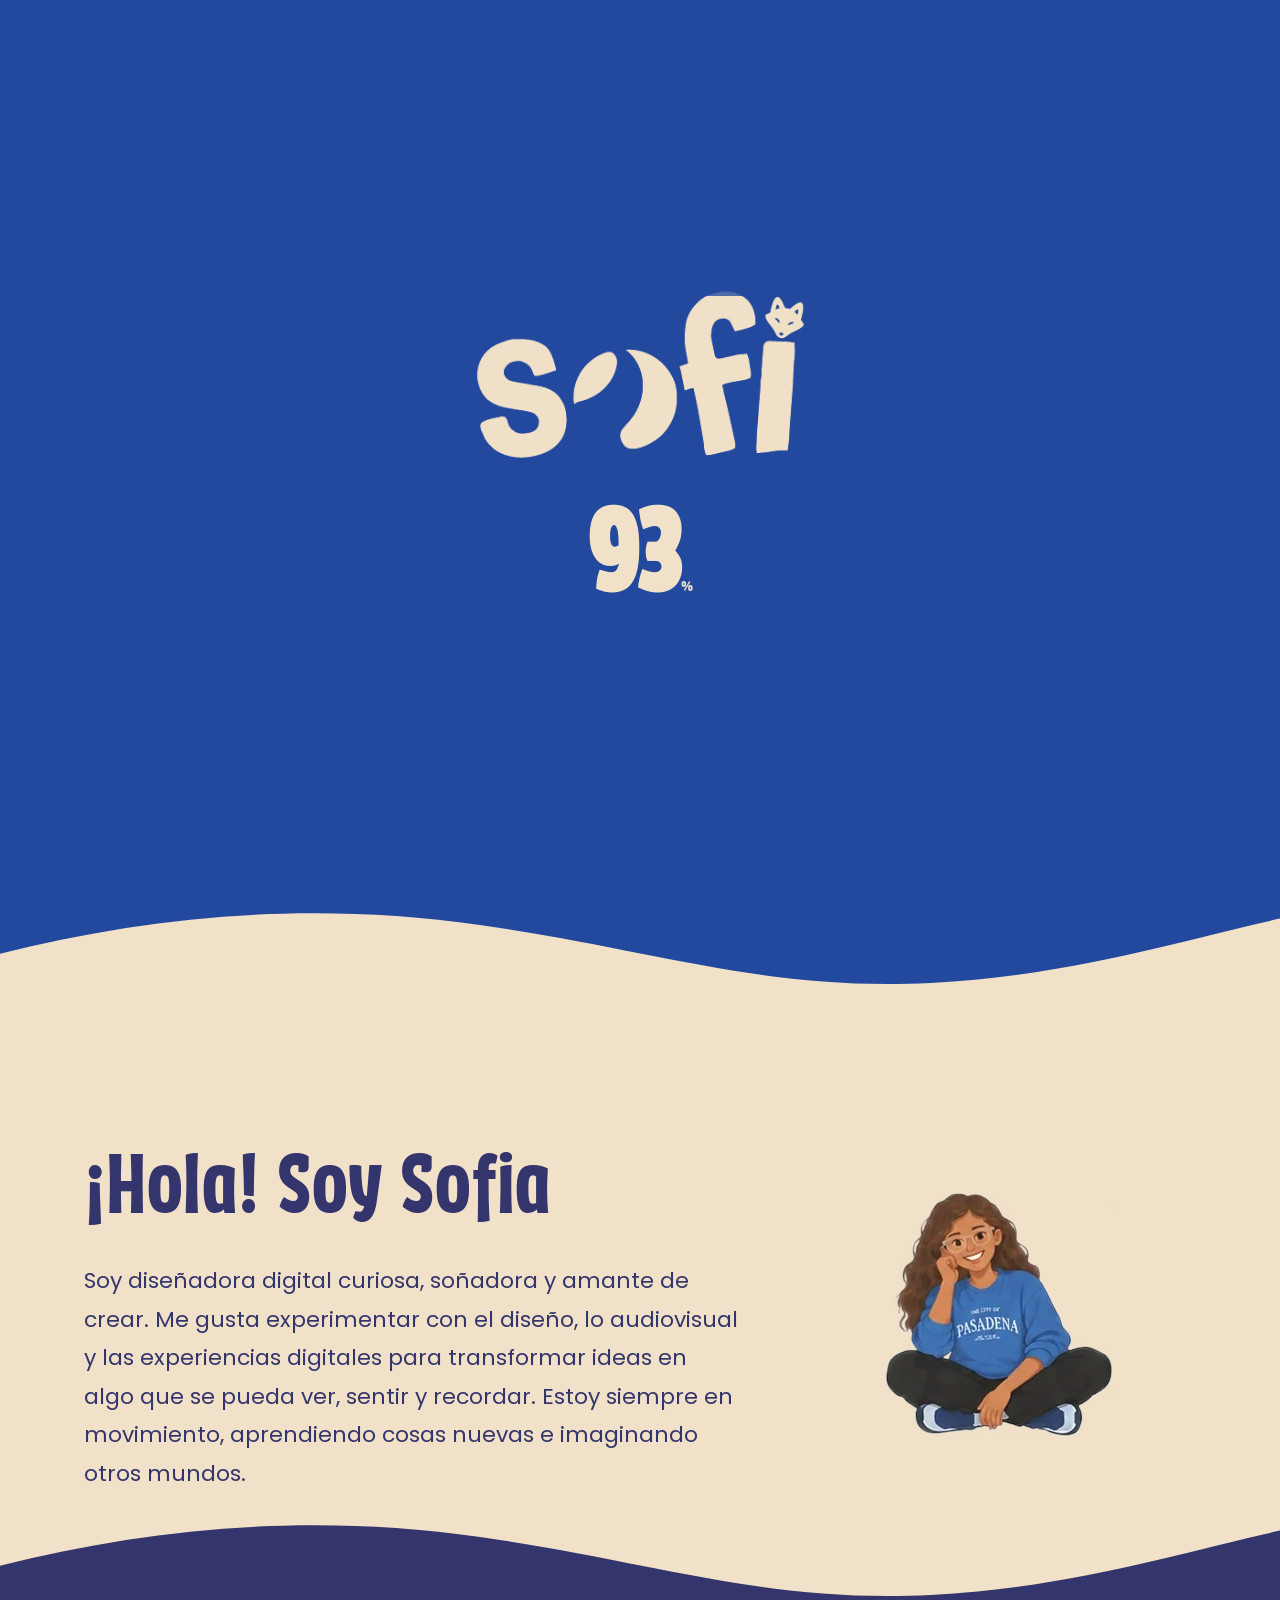
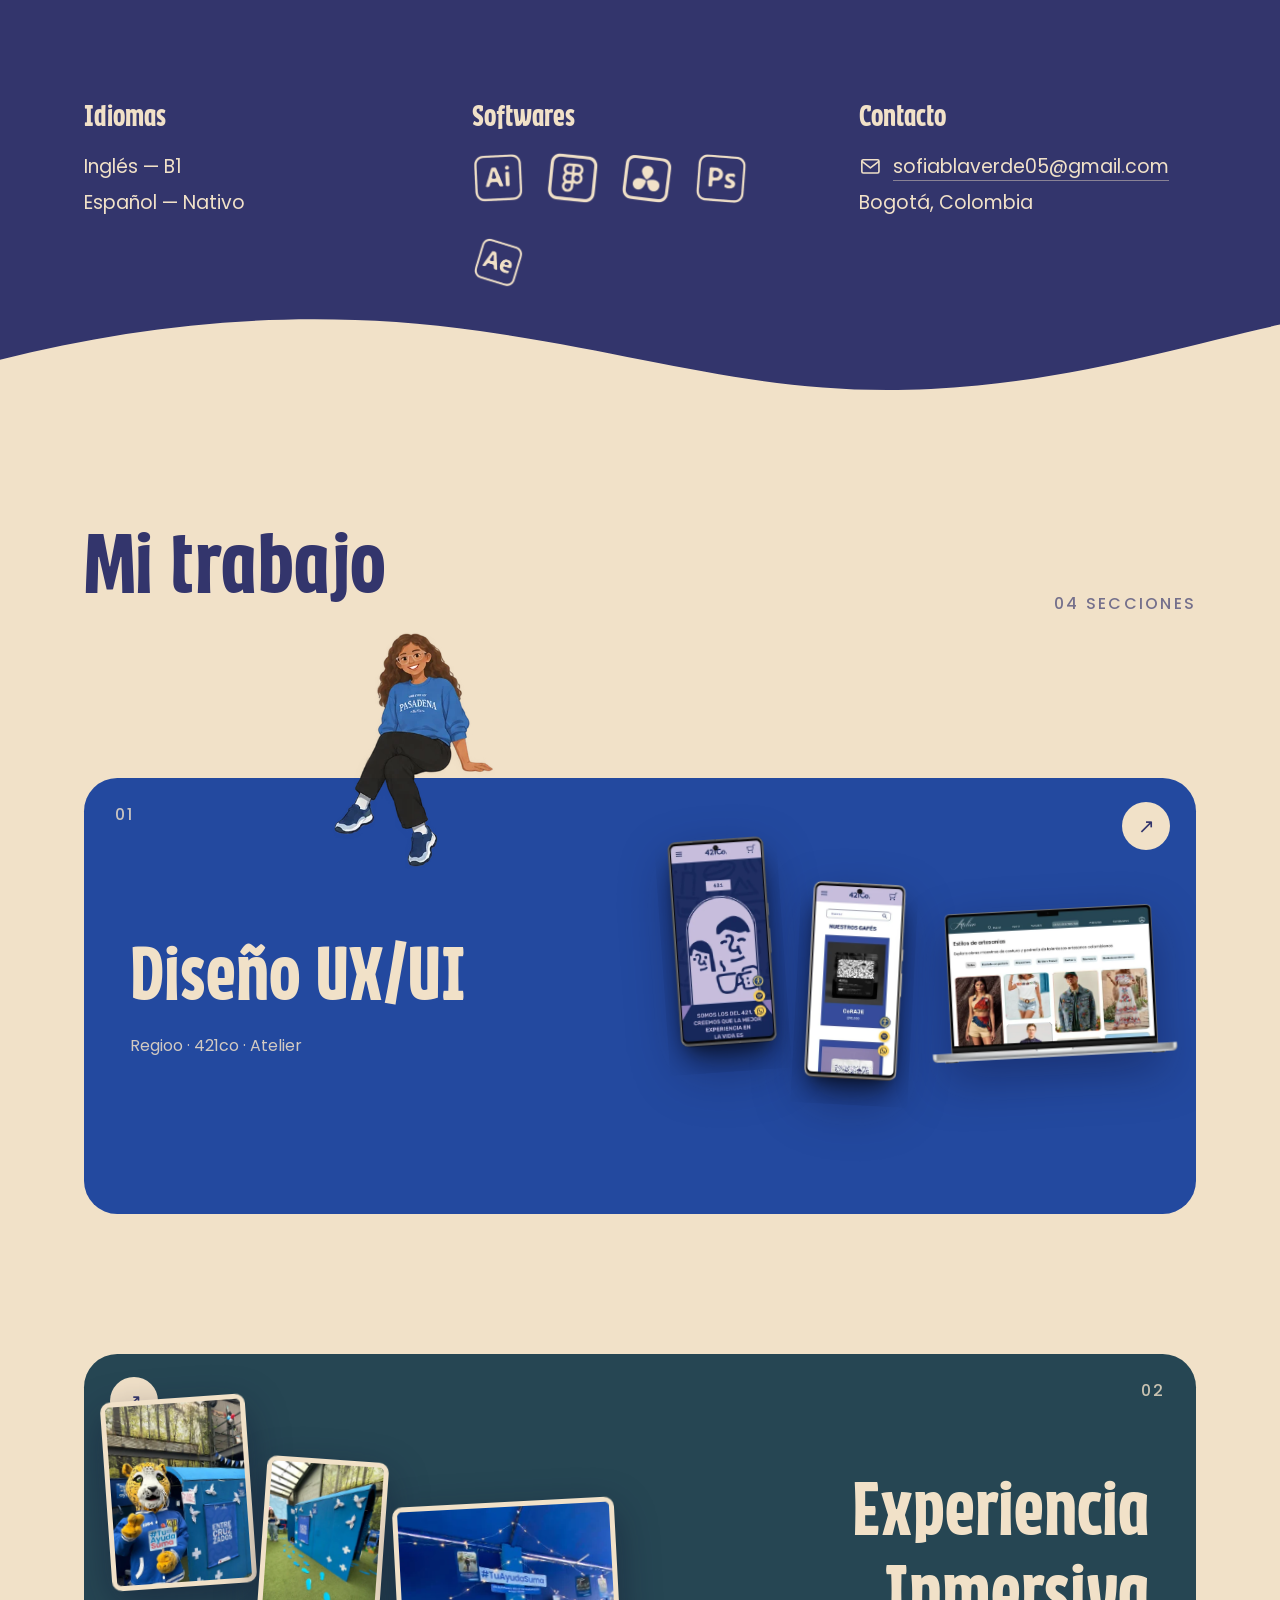
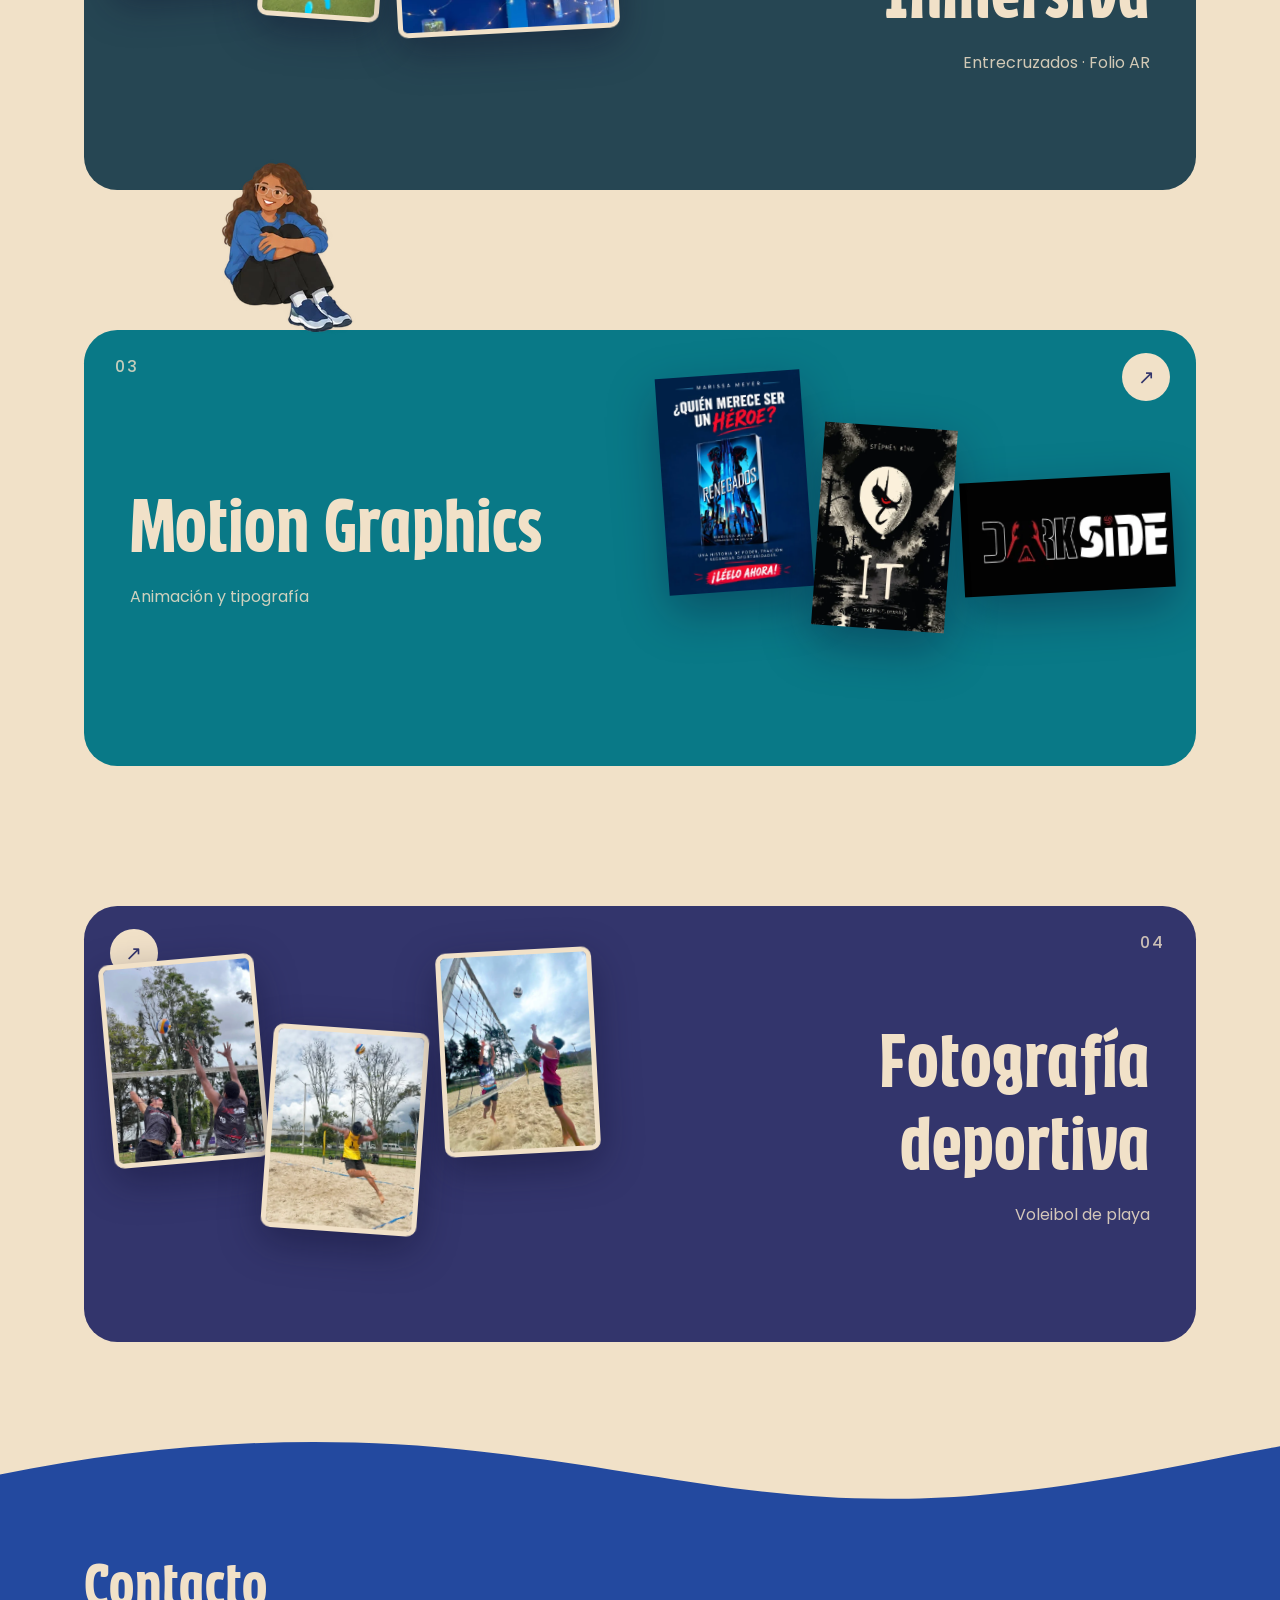
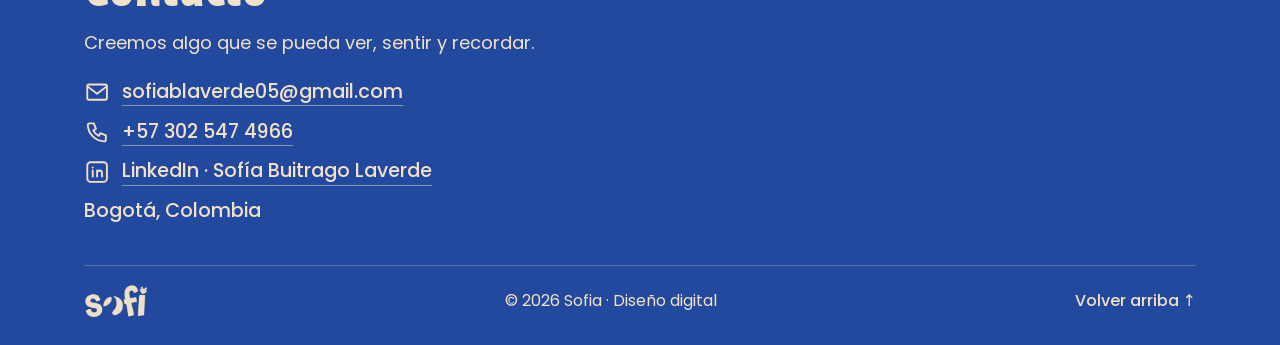
<file: index.html>
<!DOCTYPE html>
<html lang="es">
<head>
  <meta charset="utf-8">
  <meta name="viewport" content="width=device-width, initial-scale=1">
  <title>Sofia · Portafolio de diseño digital</title>
  <meta name="description" content="Portafolio de Sofia, diseñadora digital: UX/UI, fotografía deportiva, motion graphics y experiencias inmersivas. Bogotá, Colombia.">
  <meta name="theme-color" content="#23499f">
  <meta property="og:title" content="Sofia · Portafolio de diseño digital">
  <meta property="og:description" content="Portafolio de Sofia, diseñadora digital: UX/UI, fotografía deportiva, motion graphics y experiencias inmersivas. Bogotá, Colombia.">
  <meta property="og:type" content="website">
  <link rel="preconnect" href="https://www.figma.com" crossorigin>
  <link rel="dns-prefetch" href="https://www.figma.com">
  <link rel="icon" href="favicon.png" type="image/png">
  <link rel="preload" href="assets/fonts/caacupe-one-latin-400-normal.woff2" as="font" type="font/woff2" crossorigin>
  <link rel="preload" href="assets/fonts/poppins-latin-400-normal.woff2" as="font" type="font/woff2" crossorigin>
  <link rel="stylesheet" href="css/styles.css">
  <script>(function(d){d.classList.add('js');try{history.scrollRestoration='manual'}catch(e){}try{if(sessionStorage.getItem('curtain')){d.classList.add('curtain-in');sessionStorage.removeItem('curtain')}}catch(e){}})(document.documentElement);</script>
<script>try{var seen=0;try{seen=sessionStorage.getItem("sofi-seen")}catch(e){}var r=document.referrer;if(seen||(r&&new URL(r).origin===location.origin))document.documentElement.classList.add("no-loader");try{sessionStorage.setItem("sofi-seen","1")}catch(e){}}catch(e){}</script>
</head>
<body class="is-loading">
  <a class="skip" href="#contenido-principal">Saltar al contenido</a>

  <div class="loader" id="loader" role="status" aria-label="Cargando portafolio">
    <div class="loader__inner">
      <div class="loader__logo">
        <img class="loader__base" src="assets/img/sofi-crema.png" alt="" width="372" height="197">
        <img class="loader__fill" src="assets/img/sofi-crema.png" alt="" width="372" height="197">
      </div>
      <div class="loader__count"><b>0</b><small>%</small></div>
    </div>
  </div>

  <div class="curtain" aria-hidden="true"><img src="assets/img/sofi-crema.png" alt="" width="372" height="197"></div>
  <div class="cursor" aria-hidden="true"><div class="cursor__ring"><span class="cursor__label"></span></div><div class="cursor__dot"></div></div>

  <header class="top">
    <a class="top__logo" href="index.html" aria-label="Inicio"><img src="assets/img/sofi-azul.png" alt="sofi" width="372" height="197"></a>
    <nav class="top__nav" aria-label="Principal"><a href="uxui.html">Diseño UX/UI</a><a href="inmersiva.html">Experiencia Inmersiva</a><a href="motion.html">Motion Graphics</a><a href="fotografia.html">Fotografía deportiva</a><a href="index.html#contacto">Contacto</a></nav>
    <button class="top__menu" aria-expanded="false" aria-controls="menu"><span>Menú</span><i></i></button>
  </header>
  <nav class="menu" id="menu" aria-label="Menú principal">
    <ul class="menu__list">
        <li><a href="index.html" style="--i:0" aria-current="page"><small>00</small>Inicio</a></li>
        <li><a href="uxui.html" style="--i:1"><small>01</small>Diseño UX/UI</a></li>
        <li><a href="inmersiva.html" style="--i:2"><small>02</small>Experiencia Inmersiva</a></li>
        <li><a href="motion.html" style="--i:3"><small>03</small>Motion Graphics</a></li>
        <li><a href="fotografia.html" style="--i:4"><small>04</small>Fotografía deportiva</a></li>
        <li><a href="index.html#contacto" style="--i:5"><small>05</small>Contacto</a></li>
        </ul>
    <div class="menu__foot"><a href="mailto:sofiablaverde05@gmail.com">sofiablaverde05@gmail.com</a><span>Bogotá, Colombia</span></div>
  </nav>

  <main id="contenido-principal">
    <section class="hero" id="inicio" data-parallax>
      <svg class="hero__wave hero__wave--d" viewBox="0 0 1920 1080" preserveAspectRatio="none" aria-hidden="true" focusable="false"><path d="M-2 213.0C6.7 216.9 26.7 228.8 40.0 236.5C53.3 244.2 66.7 252.2 80.0 259.5C93.3 266.8 106.7 273.8 120.0 280.5C133.3 287.2 146.7 293.9 160.0 300.0C173.3 306.1 186.7 311.6 200.0 317.0C213.3 322.4 226.7 327.8 240.0 332.5C253.3 337.2 266.7 341.5 280.0 345.5C293.3 349.5 306.7 353.2 320.0 356.5C333.3 359.8 346.7 362.7 360.0 365.0C373.3 367.3 386.7 369.2 400.0 370.5C413.3 371.8 426.7 372.7 440.0 372.5C453.3 372.3 466.7 370.8 480.0 369.5C493.3 368.2 506.7 366.6 520.0 365.0C533.3 363.4 546.7 361.7 560.0 360.0C573.3 358.3 586.7 356.8 600.0 355.0C613.3 353.2 626.7 351.5 640.0 349.5C653.3 347.5 666.7 345.2 680.0 343.0C693.3 340.8 706.7 338.8 720.0 336.5C733.3 334.2 746.7 332.1 760.0 329.5C773.3 326.9 786.7 323.9 800.0 321.0C813.3 318.1 826.7 315.2 840.0 312.0C853.3 308.7 866.7 305.5 880.0 301.5C893.3 297.5 906.7 292.4 920.0 288.0C933.3 283.6 946.7 279.0 960.0 275.0C973.3 271.0 986.7 267.4 1000.0 264.0C1013.3 260.6 1026.7 257.3 1040.0 254.5C1053.3 251.7 1066.7 249.2 1080.0 247.0C1093.3 244.8 1106.7 242.9 1120.0 241.0C1133.3 239.1 1146.7 237.0 1160.0 235.5C1173.3 234.0 1186.7 232.8 1200.0 232.0C1213.3 231.2 1226.7 230.2 1240.0 230.5C1253.3 230.8 1266.7 232.3 1280.0 233.5C1293.3 234.7 1306.7 235.9 1320.0 237.5C1333.3 239.1 1346.7 241.1 1360.0 243.0C1373.3 244.9 1386.7 246.7 1400.0 249.0C1413.3 251.3 1426.7 254.2 1440.0 257.0C1453.3 259.8 1466.7 262.8 1480.0 266.0C1493.3 269.2 1506.7 272.8 1520.0 276.5C1533.3 280.2 1546.7 283.8 1560.0 288.0C1573.3 292.2 1586.7 296.7 1600.0 301.5C1613.3 306.3 1626.7 311.5 1640.0 317.0C1653.3 322.5 1666.7 328.2 1680.0 334.5C1693.3 340.8 1706.7 347.8 1720.0 355.0C1733.3 362.2 1746.7 369.6 1760.0 378.0C1773.3 386.4 1786.7 395.6 1800.0 405.5C1813.3 415.4 1826.7 425.7 1840.0 437.5C1853.3 449.3 1866.7 461.8 1880.0 476.5C1893.3 491.2 1913.3 517.8 1920.0 526.0L1920.0 813.0C1913.3 809.7 1893.3 799.4 1880.0 793.0C1866.7 786.6 1853.3 780.3 1840.0 774.5C1826.7 768.7 1813.3 763.1 1800.0 758.0C1786.7 752.9 1773.3 748.4 1760.0 744.0C1746.7 739.6 1733.3 735.3 1720.0 731.5C1706.7 727.7 1693.3 724.2 1680.0 721.0C1666.7 717.8 1653.3 714.8 1640.0 712.0C1626.7 709.2 1613.3 706.8 1600.0 704.5C1586.7 702.2 1573.3 699.8 1560.0 698.0C1546.7 696.2 1533.3 694.8 1520.0 693.5C1506.7 692.2 1493.3 690.9 1480.0 690.0C1466.7 689.1 1453.3 688.5 1440.0 688.0C1426.7 687.5 1413.3 687.1 1400.0 687.0C1386.7 686.9 1373.3 687.2 1360.0 687.5C1346.7 687.8 1333.3 688.2 1320.0 689.0C1306.7 689.7 1293.3 690.8 1280.0 692.0C1266.7 693.2 1253.3 694.5 1240.0 696.0C1226.7 697.5 1213.3 699.2 1200.0 701.0C1186.7 702.8 1173.3 704.8 1160.0 707.0C1146.7 709.2 1133.3 711.4 1120.0 714.0C1106.7 716.6 1093.3 719.6 1080.0 722.5C1066.7 725.4 1053.3 728.2 1040.0 731.5C1026.7 734.8 1013.3 738.4 1000.0 742.0C986.7 745.6 973.3 749.3 960.0 753.0C946.7 756.7 933.3 761.0 920.0 764.0C906.7 767.0 893.3 768.9 880.0 771.0C866.7 773.1 853.3 774.8 840.0 776.5C826.7 778.2 813.3 779.8 800.0 781.0C786.7 782.2 773.3 783.1 760.0 784.0C746.7 784.9 733.3 785.9 720.0 786.5C706.7 787.1 693.3 787.3 680.0 787.5C666.7 787.7 653.3 787.7 640.0 787.5C626.7 787.3 613.3 787.0 600.0 786.5C586.7 786.0 573.3 785.5 560.0 784.5C546.7 783.5 533.3 782.0 520.0 780.5C506.7 779.0 493.3 777.4 480.0 775.5C466.7 773.6 453.3 771.5 440.0 769.0C426.7 766.5 413.3 763.6 400.0 760.5C386.7 757.4 373.3 754.2 360.0 750.5C346.7 746.8 333.3 742.5 320.0 738.0C306.7 733.5 293.3 728.8 280.0 723.5C266.7 718.3 253.3 712.8 240.0 706.5C226.7 700.2 213.3 693.5 200.0 686.0C186.7 678.5 173.3 670.3 160.0 661.5C146.7 652.7 133.3 643.4 120.0 633.0C106.7 622.6 93.3 611.7 80.0 599.0C66.7 586.3 53.3 572.6 40.0 557.0C26.7 541.4 6.7 514.1 0.0 505.5Z"/></svg>
      <svg class="hero__wave hero__wave--m" viewBox="0 0 390 844" preserveAspectRatio="none" aria-hidden="true" focusable="false"><path d="M0 312C70 285 140 270 215 290S340 335 390 315L390 520C330 552 250 560 175 540S55 505 0 528Z"/></svg>
      <div class="hero__icons" aria-hidden="true">
        <span class="fl" style="--x:10.6%;--y:20.6%;--mx:14%;--my:13%;--r:-8deg;--d:0.1s" data-depth="0.6"><img src="assets/icons/volley.png" alt="" width="130" height="125"></span>
        <span class="fl" style="--x:22.1%;--y:24.4%;--mx:38%;--my:13%;--r:6deg;--d:0.3s" data-depth="0.8"><img src="assets/icons/headphones.png" alt="" width="125" height="128"></span>
        <span class="fl" style="--x:35.3%;--y:22.2%;--mx:62%;--my:13%;--r:-5deg;--d:0.5s" data-depth="0.5"><img src="assets/icons/book.png" alt="" width="130" height="101"></span>
        <span class="fl" style="--x:46.8%;--y:17.8%;--mx:86%;--my:13%;--r:-6deg;--d:0s" data-depth="0.7"><img src="assets/icons/trident.png" alt="" width="124" height="120"></span>
        <span class="fl" style="--x:55.9%;--y:15.3%;--mx:14%;--my:22%;--r:4deg;--d:0.4s" data-depth="0.5"><img src="assets/icons/pirate.png" alt="" width="136" height="120"></span>
        <span class="fl" style="--x:66.8%;--y:13.3%;--mx:38%;--my:22%;--r:-4deg;--d:0.8s" data-depth="0.9"><img src="assets/icons/hallows.png" alt="" width="130" height="120"></span>
        <span class="fl" style="--x:77.3%;--y:14.8%;--mx:62%;--my:22%;--r:8deg;--d:1.2s" data-depth="0.6"><img src="assets/icons/dragon.png" alt="" width="136" height="120"></span>
        <span class="fl" style="--x:88.3%;--y:20.6%;--mx:86%;--my:22%;--r:-7deg;--d:0.6s" data-depth="0.8"><img src="assets/icons/fish.png" alt="" width="105" height="130"></span>
        <span class="fl" style="--x:10%;--y:77%;--mx:14%;--my:76%;--r:-12deg;--d:0.2s" data-depth="-0.7"><img src="assets/icons/ae.png" alt="" width="130" height="130"></span>
        <span class="fl" style="--x:21%;--y:80%;--mx:38%;--my:76%;--r:6deg;--d:0.6s" data-depth="-0.4"><img src="assets/icons/ps.png" alt="" width="124" height="124"></span>
        <span class="fl" style="--x:32%;--y:82%;--mx:62%;--my:76%;--r:-2deg;--d:1s" data-depth="-0.8"><img src="assets/icons/ai.png" alt="" width="124" height="124"></span>
        <span class="fl" style="--x:43%;--y:80%;--mx:86%;--my:76%;--r:-5deg;--d:1.4s" data-depth="-0.5"><img src="assets/icons/code.png" alt="" width="124" height="124"></span>
        <span class="fl" style="--x:54.5%;--y:77%;--mx:14%;--my:87%;--r:-8deg;--d:0.3s" data-depth="-0.9"><img src="assets/icons/layout.png" alt="" width="140" height="128"></span>
        <span class="fl" style="--x:66%;--y:75.5%;--mx:38%;--my:87%;--r:-3deg;--d:0.7s" data-depth="-0.6"><img src="assets/icons/camera.png" alt="" width="136" height="110"></span>
        <span class="fl" style="--x:77%;--y:76.5%;--mx:62%;--my:87%;--r:5deg;--d:1.1s" data-depth="-0.8"><img src="assets/icons/figma.png" alt="" width="124" height="124"></span>
        <span class="fl" style="--x:88%;--y:78%;--mx:86%;--my:87%;--r:-9deg;--d:1.5s" data-depth="-0.5"><img src="assets/icons/davinci.png" alt="" width="124" height="124"></span>
      </div>
      <div class="hero__center" data-scroll-speed="-0.12">
        <h1 class="hero__title" aria-label="Portafolio"><span class="w" aria-hidden="true"><span class="ch" style="--i:0"><span class="ch__i">P</span></span><span class="ch" style="--i:1"><span class="ch__i">O</span></span><span class="ch" style="--i:2"><span class="ch__i">R</span></span><span class="ch" style="--i:3"><span class="ch__i">T</span></span><span class="ch" style="--i:4"><span class="ch__i">A</span></span></span><span class="w" aria-hidden="true"><span class="ch" style="--i:5"><span class="ch__i">F</span></span><span class="ch" style="--i:6"><span class="ch__i">O</span></span><span class="ch" style="--i:7"><span class="ch__i">L</span></span><span class="ch" style="--i:8"><span class="ch__i">I</span></span><span class="ch" style="--i:9"><span class="ch__i">O</span></span></span></h1>
        <img class="hero__logo" src="assets/img/sofi-azul.png" alt="sofi" width="372" height="197">
      </div>
      <a class="scroll-cue" href="#sobre-mi" data-cursor="Bajar"><span>Desplaza</span><i aria-hidden="true"></i></a>
    </section>

    <section class="sec sec--cream wave-top about" id="sobre-mi">
      <div class="container about__grid">
        <div class="about__text">
          <h2 class="h-xl" data-reveal>¡Hola! Soy Sofia</h2>
          <p class="lead" data-reveal>Soy diseñadora digital curiosa, soñadora y amante de crear. Me gusta experimentar con el diseño, lo audiovisual y las experiencias digitales para transformar ideas en algo que se pueda ver, sentir y recordar. Estoy siempre en movimiento, aprendiendo cosas nuevas e imaginando otros mundos.</p>
        </div>
        <div class="about__fig" data-parallax>
          <div data-depth="0.6"><div data-tilt><img src="assets/img/sofia-sentada.webp" alt="Ilustración de Sofia sentada con las piernas cruzadas, apoyando la cabeza en la mano" width="230" height="244"></div></div>
        </div>
      </div>
      <div class="about__panel wave-top" data-reveal>
        <div class="container panel__grid">
          <div><h3 class="h-md">Idiomas</h3><ul class="plain"><li>Inglés — B1</li><li>Español — Nativo</li></ul></div>
          <div><h3 class="h-md">Softwares</h3><ul class="soft">
            <li><i class="ico i-ai" role="img" aria-label="Adobe Illustrator"></i></li>
            <li><i class="ico i-figma" role="img" aria-label="Figma"></i></li>
            <li><i class="ico i-davinci" role="img" aria-label="DaVinci Resolve"></i></li>
            <li><i class="ico i-ps" role="img" aria-label="Adobe Photoshop"></i></li>
            <li><i class="ico i-ae" role="img" aria-label="Adobe After Effects"></i></li></ul></div>
          <div><h3 class="h-md">Contacto</h3><ul class="plain"><li><svg class="ci" viewBox="0 0 24 24" aria-hidden="true"><path d="M3 6.5A1.5 1.5 0 0 1 4.5 5h15A1.5 1.5 0 0 1 21 6.5v11a1.5 1.5 0 0 1-1.5 1.5h-15A1.5 1.5 0 0 1 3 17.5z"/><path d="m3.5 7 8.5 6.5L20.5 7"/></svg><a href="mailto:sofiablaverde05@gmail.com">sofiablaverde05@gmail.com</a></li><li>Bogotá, Colombia</li></ul></div>
        </div>
      </div>
    </section>

    <section class="sec sec--cream wave-top work" id="trabajo">
      <div class="container">
        <div class="work__head" data-reveal>
          <h2 class="h-xl">Mi trabajo</h2>
          <p class="eyebrow">04 secciones</p>
        </div>
        <div class="prow">
          <div class="cards" data-reveal style="--sx:16vw">
            <img class="seat seat--l" src="assets/img/pose-recostada.webp" alt="" width="200" height="280" loading="lazy" style="--ov:22%;--sc:1.2;--drop:38%">
            <a class="card" href="uxui.html" style="--bg:var(--blue)" data-cursor="Ver">
              <span class="card__n">01</span><span class="card__go" aria-hidden="true">↗</span>
              <div class="card__media" data-parallax aria-hidden="true"><div class="mw" style="--l:4%;--t:14%;--w:22%;--r:-4deg" data-depth="0.9"><img src="assets/img/421-m5.webp" alt="" width="300" height="400" loading="lazy"></div><div class="mw" style="--l:28%;--t:24%;--w:21%;--r:3deg" data-depth="0.5"><img src="assets/img/421-m3.webp" alt="" width="300" height="400" loading="lazy"></div><div class="mw" style="--l:52%;--t:30%;--w:44%;--r:-3deg" data-depth="0.7"><img src="assets/img/atelier-3.webp" alt="" width="300" height="400" loading="lazy"></div></div>
              <div class="card__body"><h3 class="card__t">Diseño UX/UI</h3><span class="card__d">Regioo · 421co · Atelier</span></div>
            </a>
          </div>
        </div>
        <div class="prow">
          <div class="cards" data-reveal style="--sx:-16vw">
            
            <a class="card card--r" href="inmersiva.html" style="--bg:var(--slate)" data-cursor="Ver">
              <span class="card__n">02</span><span class="card__go" aria-hidden="true">↗</span>
              <div class="card__media" data-parallax aria-hidden="true"><div class="mw mw--photo" style="--l:4%;--t:10%;--w:26%;--r:-4deg" data-depth="0.6"><img src="assets/img/ec-3.webp" alt="" width="300" height="400" loading="lazy"></div><div class="mw mw--photo" style="--l:32%;--t:24%;--w:22%;--r:4deg" data-depth="0.9"><img src="assets/img/ec-5.webp" alt="" width="300" height="400" loading="lazy"></div><div class="mw mw--photo" style="--l:56%;--t:34%;--w:40%;--r:-3deg" data-depth="0.4"><img src="assets/img/ec-2.webp" alt="" width="300" height="400" loading="lazy"></div></div>
              <div class="card__body"><h3 class="card__t">Experiencia Inmersiva</h3><span class="card__d">Entrecruzados · Folio AR</span></div>
            </a>
          </div>
        </div>
        <div class="prow">
          <div class="cards" data-reveal style="--sx:16vw">
            <img class="seat seat--l seat--flip" src="assets/img/pose-rodillas.webp" alt="" width="200" height="280" loading="lazy" style="--ov:12%;--sc:1.0;--drop:3%">
            <a class="card" href="motion.html" style="--bg:var(--teal)" data-cursor="Ver">
              <span class="card__n">03</span><span class="card__go" aria-hidden="true">↗</span>
              <div class="card__media" data-parallax aria-hidden="true"><div class="mw" style="--l:4%;--t:10%;--w:26%;--r:-4deg" data-depth="0.7"><img src="assets/img/mg-renegados.webp" alt="" width="300" height="400" loading="lazy"></div><div class="mw" style="--l:32%;--t:22%;--w:24%;--r:4deg" data-depth="0.5"><img src="assets/img/mg-it.webp" alt="" width="300" height="400" loading="lazy"></div><div class="mw" style="--l:58%;--t:34%;--w:38%;--r:-3deg" data-depth="0.9"><img src="assets/img/mg-darkside.webp" alt="" width="300" height="400" loading="lazy"></div></div>
              <div class="card__body"><h3 class="card__t">Motion Graphics</h3><span class="card__d">Animación y tipografía</span></div>
            </a>
          </div>
        </div>
        <div class="prow">
          <div class="cards" data-reveal style="--sx:-16vw">
            
            <a class="card card--r" href="fotografia.html" style="--bg:var(--navy)" data-cursor="Ver">
              <span class="card__n">04</span><span class="card__go" aria-hidden="true">↗</span>
              <div class="card__media" data-parallax aria-hidden="true"><div class="mw mw--photo" style="--l:4%;--t:12%;--w:28%;--r:-5deg" data-depth="0.6"><img src="assets/img/foto-1.webp" alt="" width="300" height="400" loading="lazy"></div><div class="mw mw--photo" style="--l:33%;--t:28%;--w:28%;--r:4deg" data-depth="0.9"><img src="assets/img/foto-4.webp" alt="" width="300" height="400" loading="lazy"></div><div class="mw mw--photo" style="--l:64%;--t:10%;--w:28%;--r:-3deg" data-depth="0.4"><img src="assets/img/foto-6.webp" alt="" width="300" height="400" loading="lazy"></div></div>
              <div class="card__body"><h3 class="card__t">Fotografía deportiva</h3><span class="card__d">Voleibol de playa</span></div>
            </a>
          </div>
        </div>
      </div>
    </section>

    <section class="sec sec--blue wave-top contact" id="contacto">
      <div class="container">
        <h2 class="h-xl" data-reveal>Contacto</h2>
        <p class="lead" data-reveal>Creemos algo que se pueda ver, sentir y recordar.</p>
        <ul class="contact__list" data-reveal>
          <li><svg class="ci" viewBox="0 0 24 24" aria-hidden="true"><path d="M3 6.5A1.5 1.5 0 0 1 4.5 5h15A1.5 1.5 0 0 1 21 6.5v11a1.5 1.5 0 0 1-1.5 1.5h-15A1.5 1.5 0 0 1 3 17.5z"/><path d="m3.5 7 8.5 6.5L20.5 7"/></svg><a href="mailto:sofiablaverde05@gmail.com" data-cursor="Escribir">sofiablaverde05@gmail.com</a></li>
          <li><svg class="ci" viewBox="0 0 24 24" aria-hidden="true"><path d="M5 4h4l2 5-2.5 1.5a11 11 0 0 0 5 5L15 13l5 2v4a1.5 1.5 0 0 1-1.5 1.5A15.5 15.5 0 0 1 3.5 5.5 1.5 1.5 0 0 1 5 4z"/></svg><a href="tel:+573025474966" data-cursor="Llamar">+57 302 547 4966</a></li>
          <li><svg class="ci" viewBox="0 0 24 24" aria-hidden="true"><rect x="3" y="3" width="18" height="18" rx="3"/><path d="M8 10.5V16M8 7.8v.1M12 16v-5.5M12 13c0-1.7 1-2.5 2.3-2.5S16.5 11.3 16.5 13v3"/></svg><a href="https://www.linkedin.com/in/sofia-buitrago-laverde-144000360" target="_blank" rel="noopener" data-cursor="LinkedIn">LinkedIn · Sofía Buitrago Laverde</a></li>
          <li class="contact__city">Bogotá, Colombia</li>
        </ul>
        <div class="contact__foot">
          <a href="index.html" class="contact__logo" aria-label="Ir al inicio" data-cursor="Inicio"><img src="assets/img/sofi-crema.png" alt="sofi" width="372" height="197" loading="lazy"></a>
          <p>© <span data-year>2026</span> Sofia · Diseño digital</p>
          <a class="top-link" href="#" onclick="window.scrollTo({top:0,behavior:'smooth'});return false" data-cursor="Subir">Volver arriba ↑</a>
        </div>
      </div>
    </section>
  </main>

  <script src="js/main.js" defer></script>
</body>
</html>
</file>
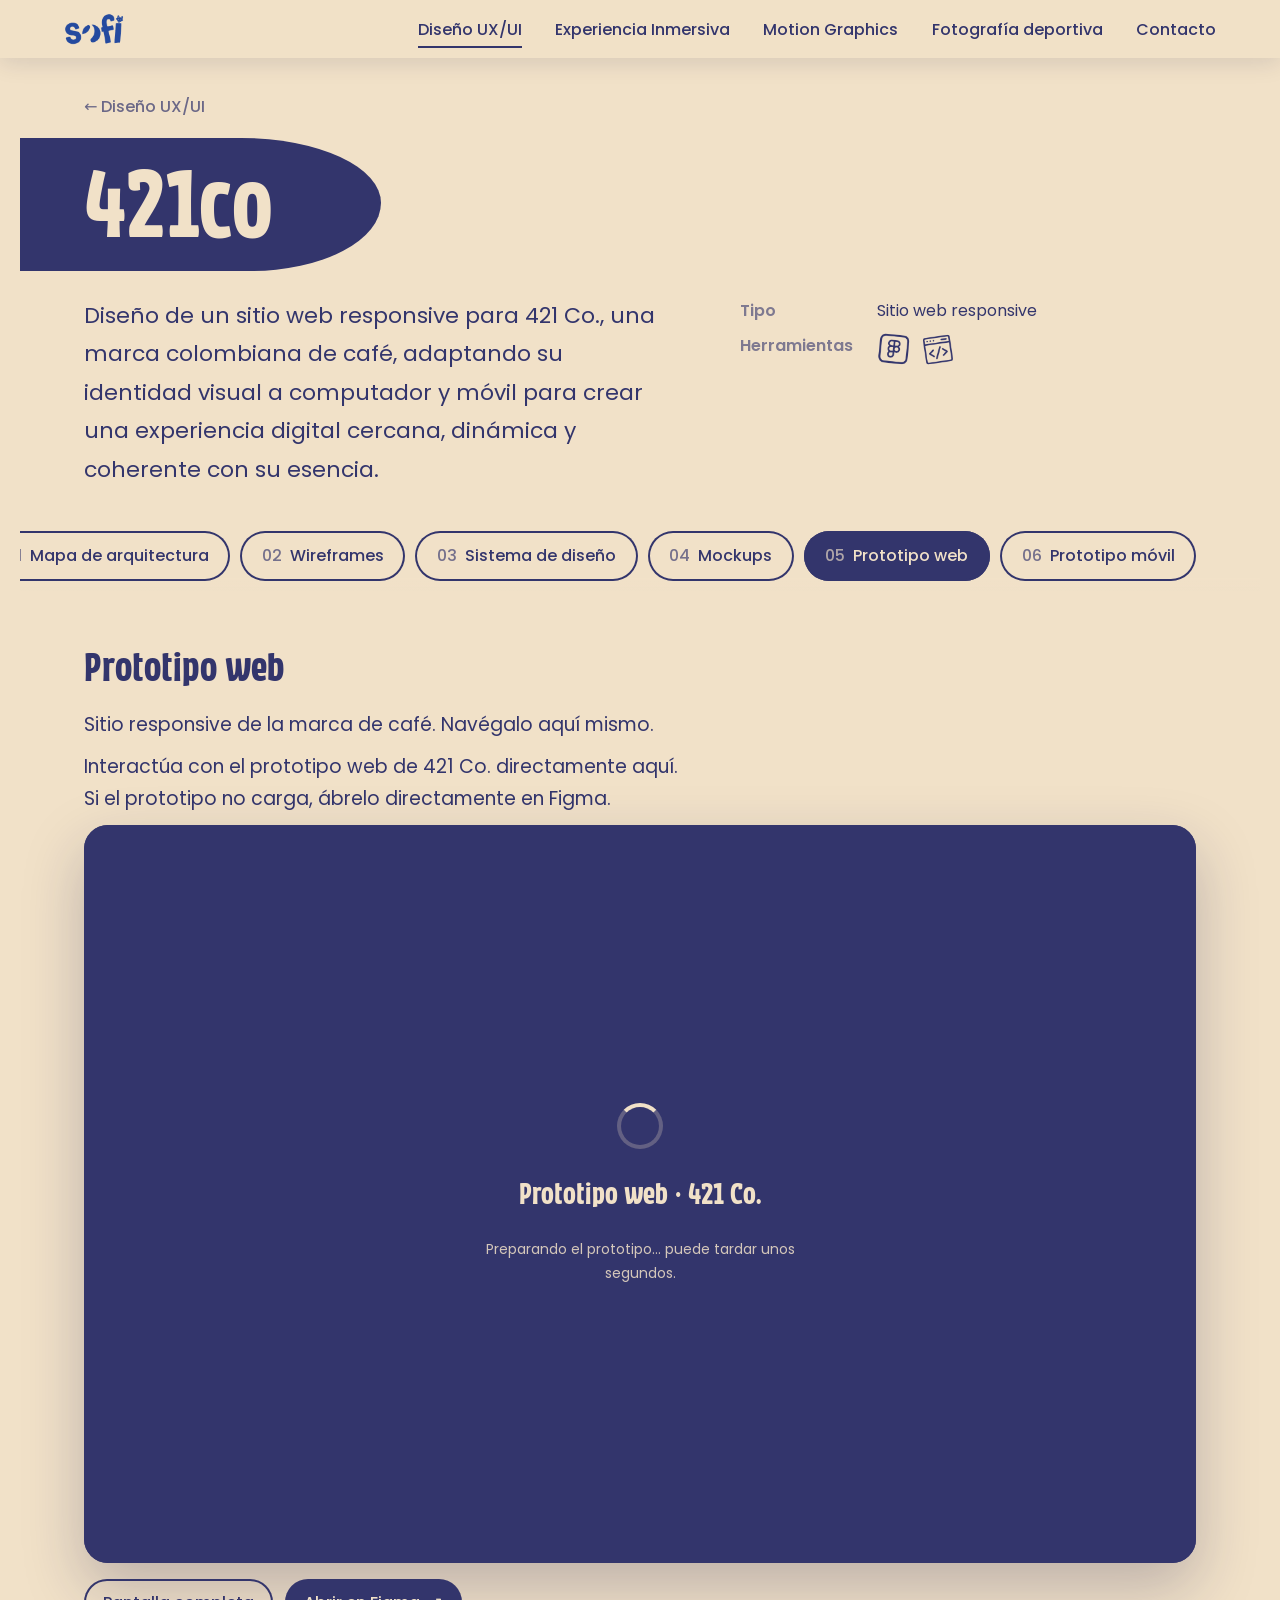
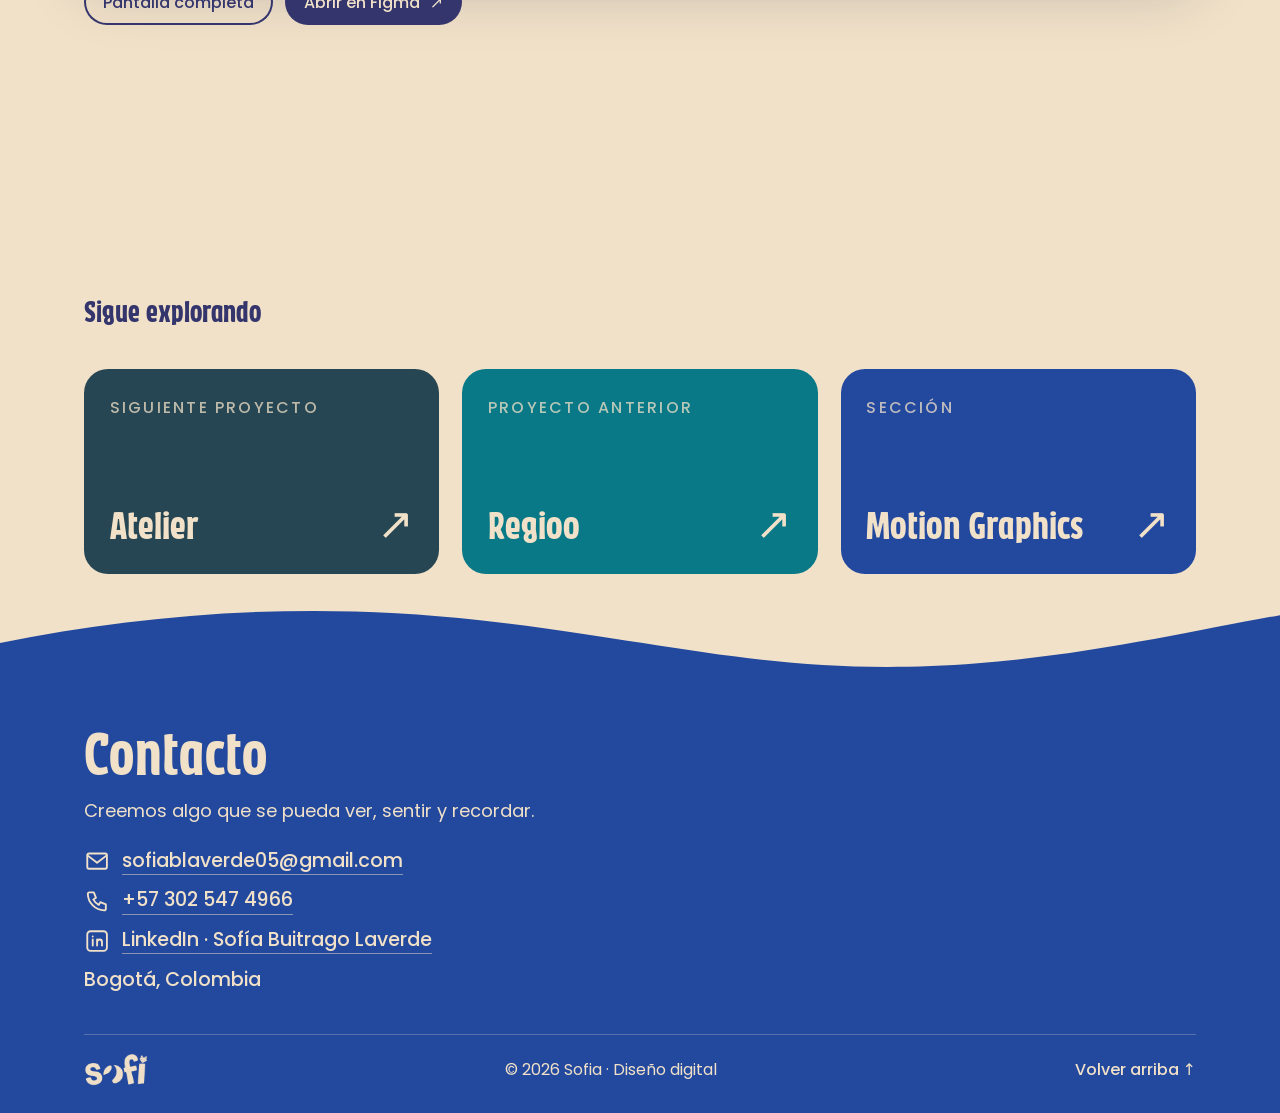
<file: 421co.html>
<!DOCTYPE html>
<html lang="es">
<head>
  <meta charset="utf-8">
  <meta name="viewport" content="width=device-width, initial-scale=1">
  <title>421co · Diseño UX/UI · Sofia</title>
  <meta name="description" content="Diseño de un sitio web responsive para 421 Co., una marca colombiana de café, adaptando su identidad visual a computador y móvil para crear una experiencia">
  <meta name="theme-color" content="#23499f">
  <meta property="og:title" content="421co · Diseño UX/UI · Sofia">
  <meta property="og:description" content="Diseño de un sitio web responsive para 421 Co., una marca colombiana de café, adaptando su identidad visual a computador y móvil para crear una experiencia">
  <meta property="og:type" content="website">
  <link rel="preconnect" href="https://www.figma.com" crossorigin>
  <link rel="dns-prefetch" href="https://www.figma.com">
  <link rel="icon" href="favicon.png" type="image/png">
  <link rel="preload" href="assets/fonts/caacupe-one-latin-400-normal.woff2" as="font" type="font/woff2" crossorigin>
  <link rel="preload" href="assets/fonts/poppins-latin-400-normal.woff2" as="font" type="font/woff2" crossorigin>
  <link rel="stylesheet" href="css/styles.css">
  <script>(function(d){d.classList.add('js');try{history.scrollRestoration='manual'}catch(e){}try{if(sessionStorage.getItem('curtain')){d.classList.add('curtain-in');sessionStorage.removeItem('curtain')}}catch(e){}})(document.documentElement);</script>
</head>
<body>
  <a class="skip" href="#contenido-principal">Saltar al contenido</a>

  <div class="curtain" aria-hidden="true"><img src="assets/img/sofi-crema.png" alt="" width="372" height="197"></div>
  <div class="cursor" aria-hidden="true"><div class="cursor__ring"><span class="cursor__label"></span></div><div class="cursor__dot"></div></div>

  <header class="top">
    <a class="top__logo" href="index.html" aria-label="Inicio"><img src="assets/img/sofi-azul.png" alt="sofi" width="372" height="197"></a>
    <nav class="top__nav" aria-label="Principal"><a href="uxui.html" aria-current="page">Diseño UX/UI</a><a href="inmersiva.html">Experiencia Inmersiva</a><a href="motion.html">Motion Graphics</a><a href="fotografia.html">Fotografía deportiva</a><a href="index.html#contacto">Contacto</a></nav>
    <button class="top__menu" aria-expanded="false" aria-controls="menu"><span>Menú</span><i></i></button>
  </header>
  <nav class="menu" id="menu" aria-label="Menú principal">
    <ul class="menu__list">
        <li><a href="index.html" style="--i:0"><small>00</small>Inicio</a></li>
        <li><a href="uxui.html" style="--i:1" aria-current="page"><small>01</small>Diseño UX/UI</a></li>
        <li><a href="inmersiva.html" style="--i:2"><small>02</small>Experiencia Inmersiva</a></li>
        <li><a href="motion.html" style="--i:3"><small>03</small>Motion Graphics</a></li>
        <li><a href="fotografia.html" style="--i:4"><small>04</small>Fotografía deportiva</a></li>
        <li><a href="index.html#contacto" style="--i:5"><small>05</small>Contacto</a></li>
        </ul>
    <div class="menu__foot"><a href="mailto:sofiablaverde05@gmail.com">sofiablaverde05@gmail.com</a><span>Bogotá, Colombia</span></div>
  </nav>

  <main id="contenido-principal" style="--accent:#33356c">
    <header class="phero sec--cream">
      <div class="container">
        <a class="crumb" href="uxui.html" data-cursor="Volver">← Diseño UX/UI</a>
        <h1 class="pill" style="--accent:#33356c">421co</h1>
        <div class="phero__grid">
          <p class="lead" data-reveal>Diseño de un sitio web responsive para 421 Co., una marca colombiana de café, adaptando su identidad visual a computador y móvil para crear una experiencia digital cercana, dinámica y coherente con su esencia.</p>
          <div data-reveal><dl class="meta"><dt>Tipo</dt><dd>Sitio web responsive</dd><dt>Herramientas</dt><dd><div class="tools" style="--accent:#33356c"><i class="ico i-figma" role="img" aria-label="figma"></i><i class="ico i-code" role="img" aria-label="code"></i></div></dd></dl></div>
        </div>
      </div>
    </header>
    <section class="tabs sec--cream" data-tabs style="--accent:#33356c">
      <div class="container">
        <div class="tabs__list" role="tablist" aria-label="Proceso del proyecto"><button class="tab" role="tab" id="t-arquitectura" aria-controls="p-arquitectura" data-hash="arquitectura" aria-selected="false" tabindex="-1"><small>01</small>Mapa de arquitectura</button><button class="tab" role="tab" id="t-wireframes" aria-controls="p-wireframes" data-hash="wireframes" aria-selected="false" tabindex="-1"><small>02</small>Wireframes</button><button class="tab" role="tab" id="t-sistema" aria-controls="p-sistema" data-hash="sistema" aria-selected="false" tabindex="-1"><small>03</small>Sistema de diseño</button><button class="tab" role="tab" id="t-mockups" aria-controls="p-mockups" data-hash="mockups" aria-selected="false" tabindex="-1"><small>04</small>Mockups</button><button class="tab" role="tab" id="t-prototipo-web" aria-controls="p-prototipo-web" data-hash="prototipo-web" data-default aria-selected="false" tabindex="-1"><small>05</small>Prototipo web</button><button class="tab" role="tab" id="t-prototipo-movil" aria-controls="p-prototipo-movil" data-hash="prototipo-movil" aria-selected="false" tabindex="-1"><small>06</small>Prototipo móvil</button></div>
        <div class="tabpanel" role="tabpanel" id="p-arquitectura" aria-labelledby="t-arquitectura" hidden><div class="panel__intro"><h2>Mapa de arquitectura</h2><p>Estructura del sitio y relación entre páginas.</p></div><div class="dscols dscols--one"><figure class="dsf dsf--wide" data-reveal><button class="zoom" data-lightbox="arq-421" data-full="assets/proceso/421co/arquitectura.webp" data-title="Mapa de arquitectura de 421 Co." data-cursor="Ampliar" aria-label="Ampliar: Mapa de arquitectura de 421 Co."><img src="assets/proceso/421co/arquitectura.webp" alt="Mapa de arquitectura de 421 Co.: menú principal, barra de búsqueda, footer y botón flotante, con sus páginas" width="2934" height="861" loading="lazy"></button><figcaption>Mapa de arquitectura de 421 Co.</figcaption></figure></div>
        </div>
        <div class="tabpanel" role="tabpanel" id="p-wireframes" aria-labelledby="t-wireframes" hidden><div class="panel__intro"><h2>Wireframes</h2><p>Esquemas de las páginas principales en versión web. Pulsa uno para verlo completo y vuelve a pulsar para acercarlo.</p></div><div class="wfgrid"><figure class="wft" data-reveal><button class="zoom" data-lightbox="wf-421" data-full="assets/proceso/421co/wf/home.webp" data-title="Home" data-cursor="Ampliar" aria-label="Ampliar wireframe: Home"><img src="assets/proceso/421co/wf/home-t.webp" alt="Wireframe de la página Home de 421 Co." width="640" height="800" loading="lazy"></button><figcaption>Home</figcaption></figure><figure class="wft" data-reveal><button class="zoom" data-lightbox="wf-421" data-full="assets/proceso/421co/wf/nosotros.webp" data-title="Nosotros" data-cursor="Ampliar" aria-label="Ampliar wireframe: Nosotros"><img src="assets/proceso/421co/wf/nosotros-t.webp" alt="Wireframe de la página Nosotros de 421 Co." width="640" height="800" loading="lazy"></button><figcaption>Nosotros</figcaption></figure><figure class="wft" data-reveal><button class="zoom" data-lightbox="wf-421" data-full="assets/proceso/421co/wf/productos.webp" data-title="Productos" data-cursor="Ampliar" aria-label="Ampliar wireframe: Productos"><img src="assets/proceso/421co/wf/productos-t.webp" alt="Wireframe de la página Productos de 421 Co." width="640" height="800" loading="lazy"></button><figcaption>Productos</figcaption></figure><figure class="wft" data-reveal><button class="zoom" data-lightbox="wf-421" data-full="assets/proceso/421co/wf/comunidad.webp" data-title="Comunidad" data-cursor="Ampliar" aria-label="Ampliar wireframe: Comunidad"><img src="assets/proceso/421co/wf/comunidad-t.webp" alt="Wireframe de la página Comunidad de 421 Co." width="640" height="800" loading="lazy"></button><figcaption>Comunidad</figcaption></figure><figure class="wft" data-reveal><button class="zoom" data-lightbox="wf-421" data-full="assets/proceso/421co/wf/eventos.webp" data-title="Eventos" data-cursor="Ampliar" aria-label="Ampliar wireframe: Eventos"><img src="assets/proceso/421co/wf/eventos-t.webp" alt="Wireframe de la página Eventos de 421 Co." width="640" height="800" loading="lazy"></button><figcaption>Eventos</figcaption></figure><figure class="wft" data-reveal><button class="zoom" data-lightbox="wf-421" data-full="assets/proceso/421co/wf/noticias.webp" data-title="Noticias" data-cursor="Ampliar" aria-label="Ampliar wireframe: Noticias"><img src="assets/proceso/421co/wf/noticias-t.webp" alt="Wireframe de la página Noticias de 421 Co." width="640" height="800" loading="lazy"></button><figcaption>Noticias</figcaption></figure><figure class="wft" data-reveal><button class="zoom" data-lightbox="wf-421" data-full="assets/proceso/421co/wf/contacto.webp" data-title="Contacto" data-cursor="Ampliar" aria-label="Ampliar wireframe: Contacto"><img src="assets/proceso/421co/wf/contacto-t.webp" alt="Wireframe de la página Contacto de 421 Co." width="640" height="765" loading="lazy"></button><figcaption>Contacto</figcaption></figure><figure class="wft" data-reveal><button class="zoom" data-lightbox="wf-421" data-full="assets/proceso/421co/wf/pasarela.webp" data-title="Pasarela de pago" data-cursor="Ampliar" aria-label="Ampliar wireframe: Pasarela de pago"><img src="assets/proceso/421co/wf/pasarela-t.webp" alt="Wireframe de la página Pasarela de pago de 421 Co." width="640" height="455" loading="lazy"></button><figcaption>Pasarela de pago</figcaption></figure></div>
        </div>
        <div class="tabpanel" role="tabpanel" id="p-sistema" aria-labelledby="t-sistema" hidden><div class="panel__intro"><h2>Sistema de diseño</h2><p>Colores y tipografía del sitio de 421 Co., tomados de su prototipo.</p></div><h3 class="ech" data-reveal>Color</h3><ul class="pals" data-reveal><li class="pc" style="--c:#18275C;--t:#fff"><b>Azul</b><span>#18275C</span><small>Títulos, botones y fondos oscuros</small></li><li class="pc" style="--c:#C7BEDC;--t:#18275C"><b>Morado pastel</b><span>#C7BEDC</span><small>Barra de navegación y detalles</small></li><li class="pc" style="--c:#FFD050;--t:#18275C"><b>Amarillo</b><span>#FFD050</span><small>Novedades, botón flotante y acentos</small></li><li class="pc" style="--c:#69B984;--t:#18275C"><b>Verde</b><span>#69B984</span><small>Marcos de la comunidad</small></li><li class="pc" style="--c:#8ECAA3;--t:#18275C"><b>Verde pastel</b><span>#8ECAA3</span><small>Tarjetas de merch</small></li><li class="pc" style="--c:#1C1B1F;--t:#fff"><b>Texto</b><span>#1C1B1F</span><small>Cuerpo de texto</small></li></ul>
          <h3 class="ech" data-reveal>Tipografía · Rubik</h3><div class="tys" data-reveal><div class="ty"><small>Título H1 · Rubik Bold · 64 / 75</small><span class="ty--h1">NUESTROS CAFÉS</span></div><div class="ty"><small>Texto de página · Rubik Regular · 24 / 36</small><span class="ty--p">El café es más que una bebida: es una experiencia que une personas.</span></div><div class="ty"><small>Botón · Rubik SemiBold · 24</small><span class="ty--bt">Explorar comunidad</span></div><div class="ty"><small>Botones pequeños · Rubik Medium · 16</small><span class="ty--bs">Ver más</span></div><div class="ty"><small>Títulos del footer · Rubik Bold · 16</small><span class="ty--f4">Información</span></div><div class="ty"><small>Texto del footer · Rubik Regular · 14</small><span class="ty--f3">Términos y condiciones</span></div></div>
        </div>
        <div class="tabpanel" role="tabpanel" id="p-mockups" aria-labelledby="t-mockups" hidden><div class="panel__intro"><h2>Mockups</h2><p>Cómo se ve el sitio de 421 Co. en computador y en teléfono.</p></div><h3 class="subhead">Versión web</h3><div class="web" data-reveal><div class="web__lap" data-tilt><img src="assets/img/421-laptop.webp" alt="Sitio web de 421 Co. en portátil" width="735" height="444" loading="lazy"></div><div class="web__cards"><img src="assets/img/421-cafes.webp" alt="Página de cafés de 421 Co." width="601" height="390" loading="lazy"><img src="assets/img/421-contacto.webp" alt="Página de contacto de 421 Co." width="549" height="356" loading="lazy"><img src="assets/img/421-login.webp" alt="Página de inicio de sesión de 421 Co." width="549" height="356" loading="lazy"><img src="assets/img/421-producto.webp" alt="Página de producto de 421 Co." width="601" height="390" loading="lazy"></div></div><h3 class="subhead" style="margin-top:clamp(40px,6vw,90px)">Versión móvil</h3><div class="phones" data-parallax data-reveal aria-label="Pantallas móviles del sitio de 421 Co."><div class="ph" style="--w:18.3%;--lift:3%" data-depth="0.35"><img src="assets/img/421-m2.webp" alt="Pantalla móvil &#x27;Conéctate con nosotros&#x27; con formulario de contacto" width="319" height="586" loading="lazy"></div><div class="ph" style="--w:20.7%;--lift:0%" data-depth="0.6"><img src="assets/img/421-m3.webp" alt="Pantalla móvil &#x27;Nuestros cafés&#x27; con productos" width="362" height="687" loading="lazy"></div><div class="ph" style="--w:22.1%;--lift:2%" data-depth="0.9"><img src="assets/img/421-m5.webp" alt="Pantalla móvil de inicio: &#x27;Somos los del 421&#x27;" width="386" height="734" loading="lazy"></div><div class="ph" style="--w:20.7%;--lift:0%" data-depth="0.6"><img src="assets/img/421-m4.webp" alt="Pantalla móvil de producto &#x27;Coraje&#x27;, café en fondo amarillo" width="361" height="687" loading="lazy"></div><div class="ph" style="--w:18.3%;--lift:3%" data-depth="0.35"><img src="assets/img/421-m1.webp" alt="Pantalla móvil de inicio de sesión" width="319" height="607" loading="lazy"></div></div></div>
        <div class="tabpanel" role="tabpanel" id="p-prototipo-web" aria-labelledby="t-prototipo-web" hidden><div class="panel__intro"><h2>Prototipo web</h2><p>Sitio responsive de la marca de café. Navégalo aquí mismo.</p></div><div class="embed-wrap">
            <div class="embed " id="emb-421-web">
              <div class="embed__ph">
                <img src="assets/img/421-laptop.webp" alt="" width="735" height="444">
                <b>Prototipo web · 421 Co.</b>
                <p>Sitio responsive de la marca de café. Navégalo aquí mismo.</p>
                <button class="btn btn--cream" data-embed="https://www.figma.com/embed?embed_host=share&amp;hide-ui=1&amp;hotspot-hints=0&amp;url=https%3A%2F%2Fwww.figma.com%2Fproto%2Fc0ZNjz8MtR6UPUmFK72dy2%2F421-Co.-website%3Fnode-id%3D186-5979%26p%3Df%26t%3DfdvlXSQT6s6Xq6Gh-1%26scaling%3Dmin-zoom%26content-scaling%3Dfixed%26page-id%3D186%253A5978%26starting-point-node-id%3D186%253A5979" data-title="Prototipo web · 421 Co." data-cursor="Abrir">Abrir prototipo web <span aria-hidden="true">→</span></button>
              </div>
            </div>
            <div class="embed__bar">
              <div class="embed__txt"><p>Interactúa con el prototipo web de 421 Co. directamente aquí.</p><p>Si el prototipo no carga, ábrelo directamente en Figma.</p></div>
              <span class="btn-row"><button class="btn btn--ghost" data-fs="emb-421-web">Pantalla completa</button><a class="btn" href="https://www.figma.com/proto/c0ZNjz8MtR6UPUmFK72dy2/421-Co.-website?node-id=186-5979&amp;p=f&amp;t=fdvlXSQT6s6Xq6Gh-1&amp;scaling=min-zoom&amp;content-scaling=fixed&amp;page-id=186%3A5978&amp;starting-point-node-id=186%3A5979" target="_blank" rel="noopener">Abrir en Figma <span aria-hidden="true">↗</span></a></span>
            </div>
          </div></div>
        <div class="tabpanel" role="tabpanel" id="p-prototipo-movil" aria-labelledby="t-prototipo-movil" hidden><div class="panel__intro"><h2>Prototipo móvil</h2><p>Misma identidad adaptada a pantalla de teléfono.</p></div><div class="psplit"><div class="psplit__media"><div class="embed embed--tall embed--phone" id="emb-421-movil">
              <div class="embed__ph">
                <img src="assets/img/421-m5.webp" alt="" width="386" height="734">
                <b>Prototipo móvil · 421 Co.</b>
                <p>Misma identidad adaptada a pantalla de teléfono.</p>
                <button class="btn btn--cream" data-embed="https://www.figma.com/embed?embed_host=share&amp;hide-ui=1&amp;hotspot-hints=0&amp;url=https%3A%2F%2Fwww.figma.com%2Fproto%2Fc0ZNjz8MtR6UPUmFK72dy2%2F421-Co.-website%3Fnode-id%3D543-8947%26p%3Df%26t%3DmIkHK0VtiC75iDXG-1%26scaling%3Dscale-down%26content-scaling%3Dfixed%26page-id%3D542%253A7070%26starting-point-node-id%3D543%253A8947%26show-proto-sidebar%3D1" data-title="Prototipo móvil · 421 Co." data-cursor="Abrir">Abrir prototipo móvil <span aria-hidden="true">→</span></button>
              </div>
            </div></div><div class="psplit__side"><h3 class="subhead">421 Co. en el teléfono</h3><p class="psplit__txt">Interactúa con el prototipo móvil de 421 Co. directamente aquí, como si lo usaras en tu teléfono.</p>
              <p class="psplit__txt">Si el prototipo no carga, ábrelo directamente en Figma.</p>
            <div class="psplit__act">
              <span class="btn-row"><button class="btn btn--ghost" data-fs="emb-421-movil">Pantalla completa</button><a class="btn" href="https://www.figma.com/proto/c0ZNjz8MtR6UPUmFK72dy2/421-Co.-website?node-id=543-8947&amp;p=f&amp;t=mIkHK0VtiC75iDXG-1&amp;scaling=scale-down&amp;content-scaling=fixed&amp;page-id=542%3A7070&amp;starting-point-node-id=543%3A8947&amp;show-proto-sidebar=1" target="_blank" rel="noopener">Abrir en Figma <span aria-hidden="true">↗</span></a></span>
            </div></div></div></div>
      </div>
    </section>

    <section class="more sec--cream">
      <div class="container">
        <h2 class="h-md" data-reveal>Sigue explorando</h2>
        <div class="more__grid" data-reveal><a class="mcard" href="atelier.html" style="--bg:var(--slate)" data-cursor="Ir"><small>Siguiente proyecto</small><b>Atelier<span aria-hidden="true">↗</span></b></a><a class="mcard" href="regioo.html" style="--bg:var(--teal)" data-cursor="Ir"><small>Proyecto anterior</small><b>Regioo<span aria-hidden="true">↗</span></b></a><a class="mcard" href="motion.html" style="--bg:var(--blue)" data-cursor="Ir"><small>Sección</small><b>Motion Graphics<span aria-hidden="true">↗</span></b></a></div>
      </div>
    </section>
    <section class="sec sec--blue wave-top contact contact--compact" id="contacto">
      <div class="container">
        <h2 class="h-xl" data-reveal>Contacto</h2>
        <p class="lead" data-reveal>Creemos algo que se pueda ver, sentir y recordar.</p>
        <ul class="contact__list" data-reveal>
          <li><svg class="ci" viewBox="0 0 24 24" aria-hidden="true"><path d="M3 6.5A1.5 1.5 0 0 1 4.5 5h15A1.5 1.5 0 0 1 21 6.5v11a1.5 1.5 0 0 1-1.5 1.5h-15A1.5 1.5 0 0 1 3 17.5z"/><path d="m3.5 7 8.5 6.5L20.5 7"/></svg><a href="mailto:sofiablaverde05@gmail.com" data-cursor="Escribir">sofiablaverde05@gmail.com</a></li>
          <li><svg class="ci" viewBox="0 0 24 24" aria-hidden="true"><path d="M5 4h4l2 5-2.5 1.5a11 11 0 0 0 5 5L15 13l5 2v4a1.5 1.5 0 0 1-1.5 1.5A15.5 15.5 0 0 1 3.5 5.5 1.5 1.5 0 0 1 5 4z"/></svg><a href="tel:+573025474966" data-cursor="Llamar">+57 302 547 4966</a></li>
          <li><svg class="ci" viewBox="0 0 24 24" aria-hidden="true"><rect x="3" y="3" width="18" height="18" rx="3"/><path d="M8 10.5V16M8 7.8v.1M12 16v-5.5M12 13c0-1.7 1-2.5 2.3-2.5S16.5 11.3 16.5 13v3"/></svg><a href="https://www.linkedin.com/in/sofia-buitrago-laverde-144000360" target="_blank" rel="noopener" data-cursor="LinkedIn">LinkedIn · Sofía Buitrago Laverde</a></li>
          <li class="contact__city">Bogotá, Colombia</li>
        </ul>
        <div class="contact__foot">
          <a href="index.html" class="contact__logo" aria-label="Ir al inicio" data-cursor="Inicio"><img src="assets/img/sofi-crema.png" alt="sofi" width="372" height="197" loading="lazy"></a>
          <p>© <span data-year>2026</span> Sofia · Diseño digital</p>
          <a class="top-link" href="#" onclick="window.scrollTo({top:0,behavior:'smooth'});return false" data-cursor="Subir">Volver arriba ↑</a>
        </div>
      </div>
    </section>
  </main>

  <div class="lb" id="lightbox" role="dialog" aria-modal="true" aria-label="Visor" hidden>
    <span class="lb__count" aria-hidden="true"></span>
    <button class="lb__btn lb__close" aria-label="Cerrar" data-cursor="Cerrar">✕</button>
    <button class="lb__btn lb__prev" aria-label="Anterior" data-cursor="Anterior">←</button>
    <figure class="lb__fig"><img class="lb__img" alt=""><video class="lb__video" controls playsinline loop hidden></video><figcaption class="lb__cap"></figcaption></figure>
    <button class="lb__btn lb__next" aria-label="Siguiente" data-cursor="Siguiente">→</button>
  </div>

  <script src="js/main.js" defer></script>
</body>
</html>
</file>
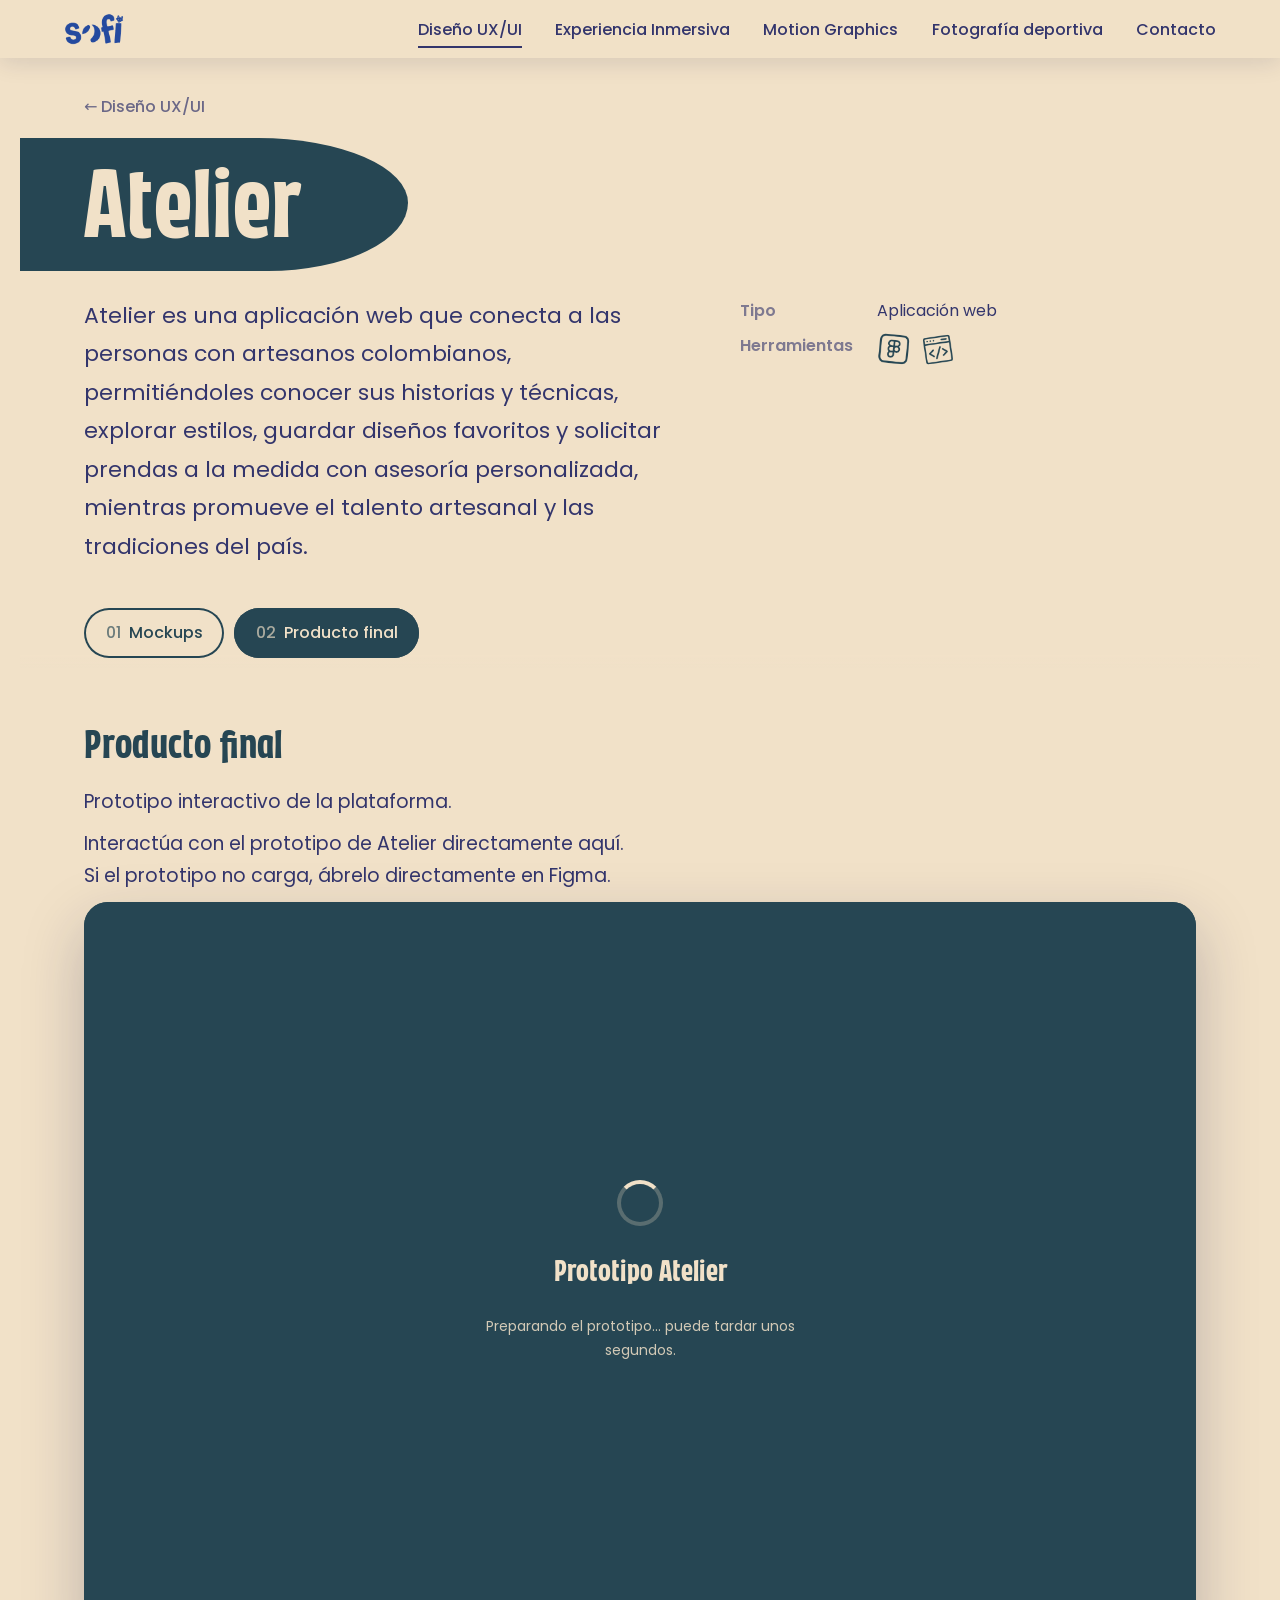
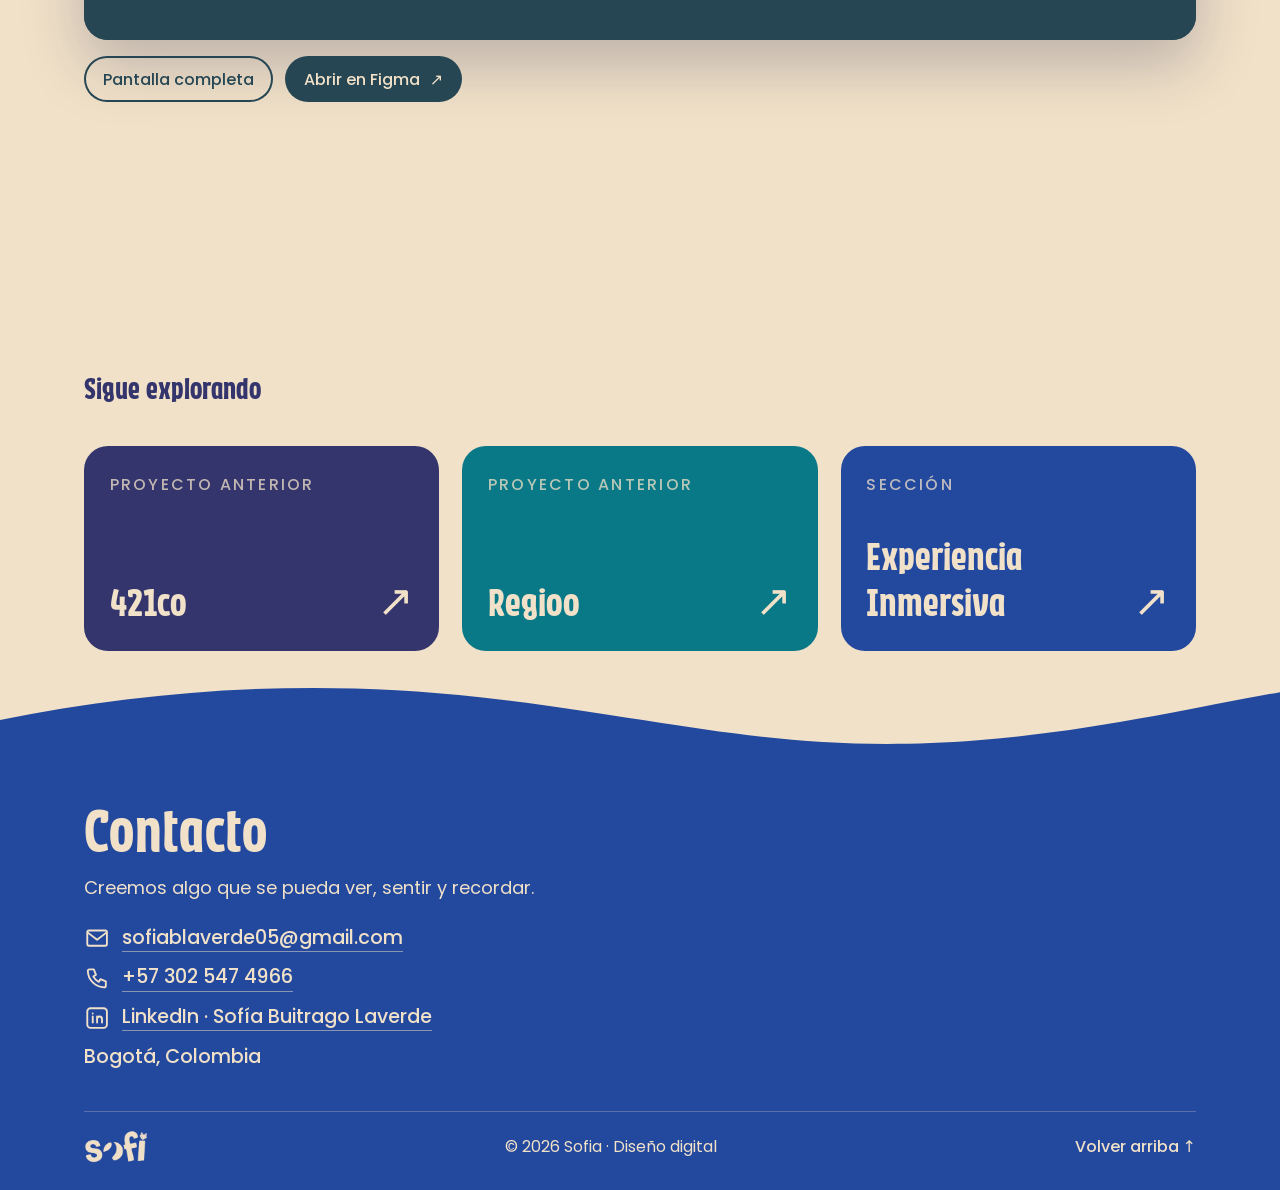
<file: atelier.html>
<!DOCTYPE html>
<html lang="es">
<head>
  <meta charset="utf-8">
  <meta name="viewport" content="width=device-width, initial-scale=1">
  <title>Atelier · Diseño UX/UI · Sofia</title>
  <meta name="description" content="Atelier es una aplicación web que conecta a las personas con artesanos colombianos, permitiéndoles conocer sus historias y técnicas, explorar estilos, guar">
  <meta name="theme-color" content="#23499f">
  <meta property="og:title" content="Atelier · Diseño UX/UI · Sofia">
  <meta property="og:description" content="Atelier es una aplicación web que conecta a las personas con artesanos colombianos, permitiéndoles conocer sus historias y técnicas, explorar estilos, guar">
  <meta property="og:type" content="website">
  <link rel="preconnect" href="https://www.figma.com" crossorigin>
  <link rel="dns-prefetch" href="https://www.figma.com">
  <link rel="icon" href="favicon.png" type="image/png">
  <link rel="preload" href="assets/fonts/caacupe-one-latin-400-normal.woff2" as="font" type="font/woff2" crossorigin>
  <link rel="preload" href="assets/fonts/poppins-latin-400-normal.woff2" as="font" type="font/woff2" crossorigin>
  <link rel="stylesheet" href="css/styles.css">
  <script>(function(d){d.classList.add('js');try{history.scrollRestoration='manual'}catch(e){}try{if(sessionStorage.getItem('curtain')){d.classList.add('curtain-in');sessionStorage.removeItem('curtain')}}catch(e){}})(document.documentElement);</script>
</head>
<body>
  <a class="skip" href="#contenido-principal">Saltar al contenido</a>

  <div class="curtain" aria-hidden="true"><img src="assets/img/sofi-crema.png" alt="" width="372" height="197"></div>
  <div class="cursor" aria-hidden="true"><div class="cursor__ring"><span class="cursor__label"></span></div><div class="cursor__dot"></div></div>

  <header class="top">
    <a class="top__logo" href="index.html" aria-label="Inicio"><img src="assets/img/sofi-azul.png" alt="sofi" width="372" height="197"></a>
    <nav class="top__nav" aria-label="Principal"><a href="uxui.html" aria-current="page">Diseño UX/UI</a><a href="inmersiva.html">Experiencia Inmersiva</a><a href="motion.html">Motion Graphics</a><a href="fotografia.html">Fotografía deportiva</a><a href="index.html#contacto">Contacto</a></nav>
    <button class="top__menu" aria-expanded="false" aria-controls="menu"><span>Menú</span><i></i></button>
  </header>
  <nav class="menu" id="menu" aria-label="Menú principal">
    <ul class="menu__list">
        <li><a href="index.html" style="--i:0"><small>00</small>Inicio</a></li>
        <li><a href="uxui.html" style="--i:1" aria-current="page"><small>01</small>Diseño UX/UI</a></li>
        <li><a href="inmersiva.html" style="--i:2"><small>02</small>Experiencia Inmersiva</a></li>
        <li><a href="motion.html" style="--i:3"><small>03</small>Motion Graphics</a></li>
        <li><a href="fotografia.html" style="--i:4"><small>04</small>Fotografía deportiva</a></li>
        <li><a href="index.html#contacto" style="--i:5"><small>05</small>Contacto</a></li>
        </ul>
    <div class="menu__foot"><a href="mailto:sofiablaverde05@gmail.com">sofiablaverde05@gmail.com</a><span>Bogotá, Colombia</span></div>
  </nav>

  <main id="contenido-principal" style="--accent:#264653">
    <header class="phero sec--cream">
      <div class="container">
        <a class="crumb" href="uxui.html" data-cursor="Volver">← Diseño UX/UI</a>
        <h1 class="pill" style="--accent:#264653">Atelier</h1>
        <div class="phero__grid">
          <p class="lead" data-reveal>Atelier es una aplicación web que conecta a las personas con artesanos colombianos, permitiéndoles conocer sus historias y técnicas, explorar estilos, guardar diseños favoritos y solicitar prendas a la medida con asesoría personalizada, mientras promueve el talento artesanal y las tradiciones del país.</p>
          <div data-reveal><dl class="meta"><dt>Tipo</dt><dd>Aplicación web</dd><dt>Herramientas</dt><dd><div class="tools" style="--accent:#264653"><i class="ico i-figma" role="img" aria-label="figma"></i><i class="ico i-code" role="img" aria-label="code"></i></div></dd></dl></div>
        </div>
      </div>
    </header>
    <section class="tabs sec--cream" data-tabs style="--accent:#264653">
      <div class="container">
        <div class="tabs__list" role="tablist" aria-label="Proceso del proyecto"><button class="tab" role="tab" id="t-mockups" aria-controls="p-mockups" data-hash="mockups" aria-selected="false" tabindex="-1"><small>01</small>Mockups</button><button class="tab" role="tab" id="t-final" aria-controls="p-final" data-hash="final" data-default aria-selected="false" tabindex="-1"><small>02</small>Producto final</button></div>
        <div class="tabpanel" role="tabpanel" id="p-mockups" aria-labelledby="t-mockups" hidden><div class="panel__intro"><h2>Mockups</h2><p>Cómo se ve Atelier en portátil.</p></div><div class="laps" data-parallax data-reveal><div class="lap lap--l" data-depth="0.4"><div data-tilt><img src="assets/img/atelier-1.webp" alt="Atelier en portátil: perfil del artesano Carmen Julia Alméciga" width="524" height="320" loading="lazy"></div></div><div class="lap lap--c" data-depth="0.8"><div data-tilt><img src="assets/img/atelier-3.webp" alt="Atelier en portátil: estilos de artesanías con filtros y fotografías" width="725" height="443" loading="lazy"></div></div><div class="lap lap--r" data-depth="0.4"><div data-tilt><img src="assets/img/atelier-2.webp" alt="Atelier en portátil: página &#x27;Nuestra historia&#x27;" width="524" height="320" loading="lazy"></div></div></div></div>
        <div class="tabpanel" role="tabpanel" id="p-final" aria-labelledby="t-final" hidden><div class="panel__intro"><h2>Producto final</h2><p>Prototipo interactivo de la plataforma.</p></div><div class="embed-wrap">
            <div class="embed " id="emb-atelier">
              <div class="embed__ph">
                <img src="assets/img/atelier-3.webp" alt="" width="725" height="443">
                <b>Prototipo Atelier</b>
                <p>Plataforma que conecta con artesanos colombianos. Explórala aquí mismo.</p>
                <button class="btn btn--cream" data-embed="https://www.figma.com/embed?embed_host=share&amp;hide-ui=1&amp;hotspot-hints=0&amp;url=https%3A%2F%2Fwww.figma.com%2Fproto%2FjKwlxR6WLCwvjaS6GkrrrX%2FAtelier%3Fnode-id%3D762-2125%26t%3D7Mfkrvu0d1CjXMVB-1%26scaling%3Dscale-down-width%26content-scaling%3Dfixed%26page-id%3D762%253A2048%26starting-point-node-id%3D814%253A1479" data-title="Prototipo Atelier" data-cursor="Abrir">Abrir prototipo interactivo <span aria-hidden="true">→</span></button>
              </div>
            </div>
            <div class="embed__bar">
              <div class="embed__txt"><p>Interactúa con el prototipo de Atelier directamente aquí.</p><p>Si el prototipo no carga, ábrelo directamente en Figma.</p></div>
              <span class="btn-row"><button class="btn btn--ghost" data-fs="emb-atelier">Pantalla completa</button><a class="btn" href="https://www.figma.com/proto/jKwlxR6WLCwvjaS6GkrrrX/Atelier?node-id=762-2125&amp;t=7Mfkrvu0d1CjXMVB-1&amp;scaling=scale-down-width&amp;content-scaling=fixed&amp;page-id=762%3A2048&amp;starting-point-node-id=814%3A1479" target="_blank" rel="noopener">Abrir en Figma <span aria-hidden="true">↗</span></a></span>
            </div>
          </div></div>
      </div>
    </section>

    <section class="more sec--cream">
      <div class="container">
        <h2 class="h-md" data-reveal>Sigue explorando</h2>
        <div class="more__grid" data-reveal><a class="mcard" href="421co.html" style="--bg:var(--navy)" data-cursor="Ir"><small>Proyecto anterior</small><b>421co<span aria-hidden="true">↗</span></b></a><a class="mcard" href="regioo.html" style="--bg:var(--teal)" data-cursor="Ir"><small>Proyecto anterior</small><b>Regioo<span aria-hidden="true">↗</span></b></a><a class="mcard" href="inmersiva.html" style="--bg:var(--blue)" data-cursor="Ir"><small>Sección</small><b>Experiencia Inmersiva<span aria-hidden="true">↗</span></b></a></div>
      </div>
    </section>
    <section class="sec sec--blue wave-top contact contact--compact" id="contacto">
      <div class="container">
        <h2 class="h-xl" data-reveal>Contacto</h2>
        <p class="lead" data-reveal>Creemos algo que se pueda ver, sentir y recordar.</p>
        <ul class="contact__list" data-reveal>
          <li><svg class="ci" viewBox="0 0 24 24" aria-hidden="true"><path d="M3 6.5A1.5 1.5 0 0 1 4.5 5h15A1.5 1.5 0 0 1 21 6.5v11a1.5 1.5 0 0 1-1.5 1.5h-15A1.5 1.5 0 0 1 3 17.5z"/><path d="m3.5 7 8.5 6.5L20.5 7"/></svg><a href="mailto:sofiablaverde05@gmail.com" data-cursor="Escribir">sofiablaverde05@gmail.com</a></li>
          <li><svg class="ci" viewBox="0 0 24 24" aria-hidden="true"><path d="M5 4h4l2 5-2.5 1.5a11 11 0 0 0 5 5L15 13l5 2v4a1.5 1.5 0 0 1-1.5 1.5A15.5 15.5 0 0 1 3.5 5.5 1.5 1.5 0 0 1 5 4z"/></svg><a href="tel:+573025474966" data-cursor="Llamar">+57 302 547 4966</a></li>
          <li><svg class="ci" viewBox="0 0 24 24" aria-hidden="true"><rect x="3" y="3" width="18" height="18" rx="3"/><path d="M8 10.5V16M8 7.8v.1M12 16v-5.5M12 13c0-1.7 1-2.5 2.3-2.5S16.5 11.3 16.5 13v3"/></svg><a href="https://www.linkedin.com/in/sofia-buitrago-laverde-144000360" target="_blank" rel="noopener" data-cursor="LinkedIn">LinkedIn · Sofía Buitrago Laverde</a></li>
          <li class="contact__city">Bogotá, Colombia</li>
        </ul>
        <div class="contact__foot">
          <a href="index.html" class="contact__logo" aria-label="Ir al inicio" data-cursor="Inicio"><img src="assets/img/sofi-crema.png" alt="sofi" width="372" height="197" loading="lazy"></a>
          <p>© <span data-year>2026</span> Sofia · Diseño digital</p>
          <a class="top-link" href="#" onclick="window.scrollTo({top:0,behavior:'smooth'});return false" data-cursor="Subir">Volver arriba ↑</a>
        </div>
      </div>
    </section>
  </main>

  <div class="lb" id="lightbox" role="dialog" aria-modal="true" aria-label="Visor" hidden>
    <span class="lb__count" aria-hidden="true"></span>
    <button class="lb__btn lb__close" aria-label="Cerrar" data-cursor="Cerrar">✕</button>
    <button class="lb__btn lb__prev" aria-label="Anterior" data-cursor="Anterior">←</button>
    <figure class="lb__fig"><img class="lb__img" alt=""><video class="lb__video" controls playsinline loop hidden></video><figcaption class="lb__cap"></figcaption></figure>
    <button class="lb__btn lb__next" aria-label="Siguiente" data-cursor="Siguiente">→</button>
  </div>

  <script src="js/main.js" defer></script>
</body>
</html>
</file>
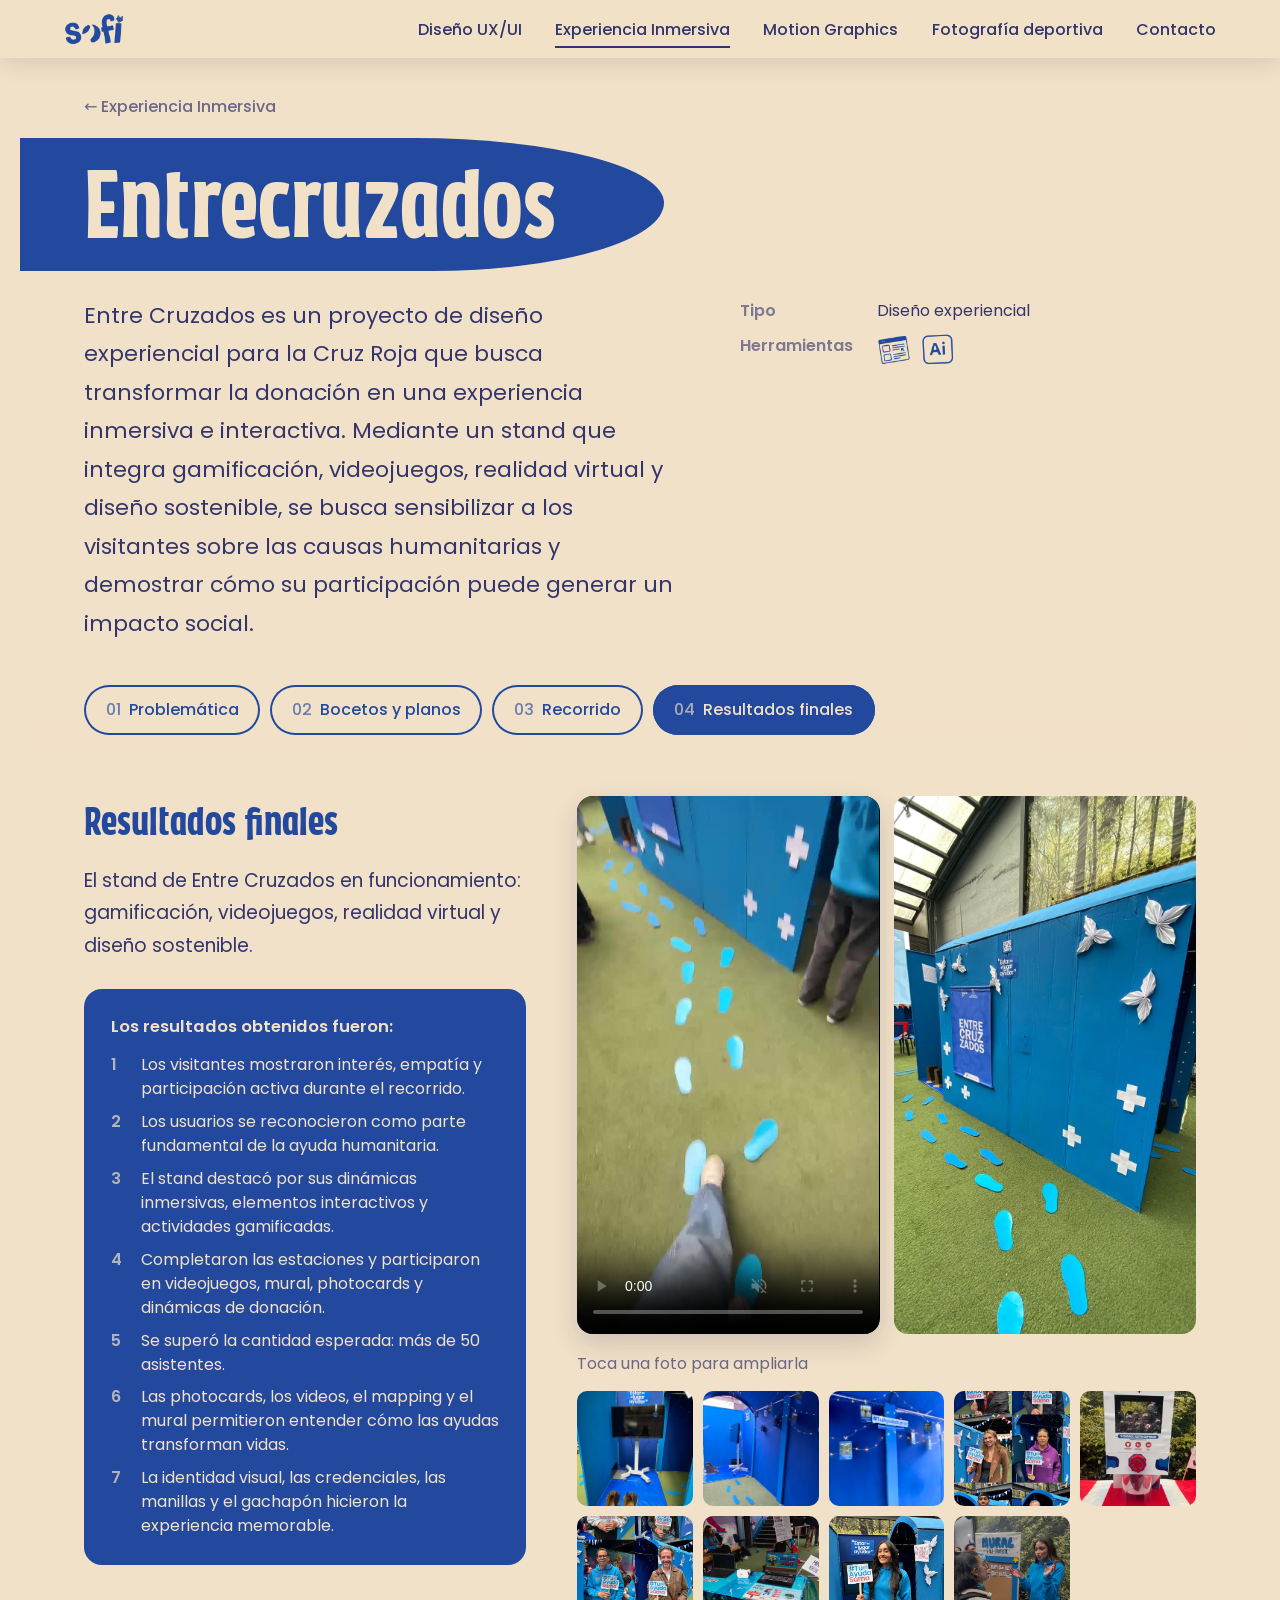
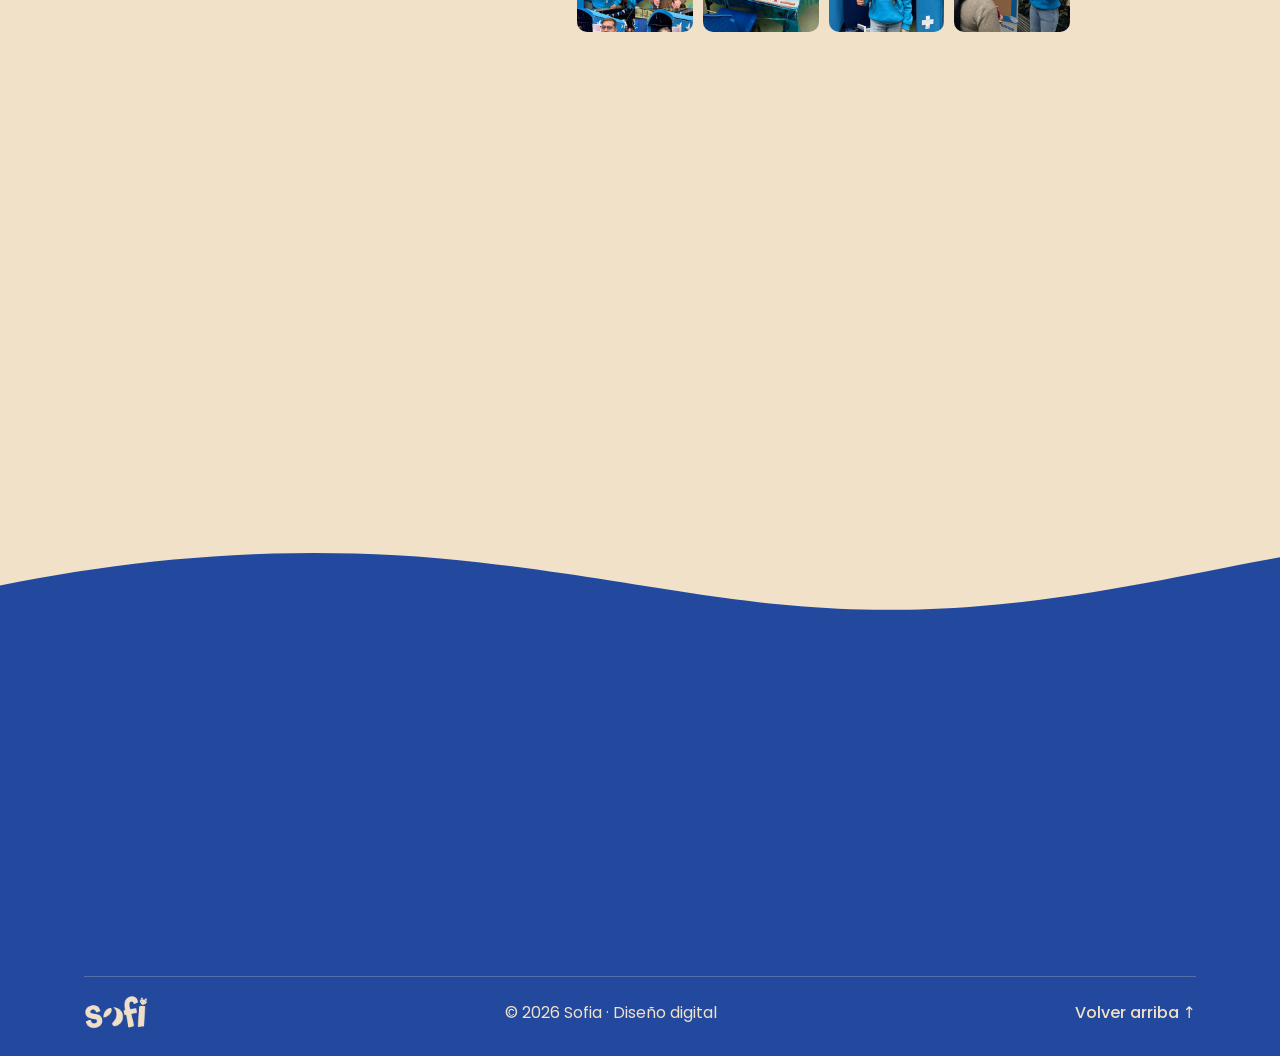
<file: entrecruzados.html>
<!DOCTYPE html>
<html lang="es">
<head>
  <meta charset="utf-8">
  <meta name="viewport" content="width=device-width, initial-scale=1">
  <title>Entrecruzados · Experiencia Inmersiva · Sofia</title>
  <meta name="description" content="Entre Cruzados es un proyecto de diseño experiencial para la Cruz Roja que busca transformar la donación en una experiencia inmersiva e interactiva. Median">
  <meta name="theme-color" content="#23499f">
  <meta property="og:title" content="Entrecruzados · Experiencia Inmersiva · Sofia">
  <meta property="og:description" content="Entre Cruzados es un proyecto de diseño experiencial para la Cruz Roja que busca transformar la donación en una experiencia inmersiva e interactiva. Median">
  <meta property="og:type" content="website">
  <link rel="preconnect" href="https://www.figma.com" crossorigin>
  <link rel="dns-prefetch" href="https://www.figma.com">
  <link rel="icon" href="favicon.png" type="image/png">
  <link rel="preload" href="assets/fonts/caacupe-one-latin-400-normal.woff2" as="font" type="font/woff2" crossorigin>
  <link rel="preload" href="assets/fonts/poppins-latin-400-normal.woff2" as="font" type="font/woff2" crossorigin>
  <link rel="stylesheet" href="css/styles.css">
  <script>(function(d){d.classList.add('js');try{history.scrollRestoration='manual'}catch(e){}try{if(sessionStorage.getItem('curtain')){d.classList.add('curtain-in');sessionStorage.removeItem('curtain')}}catch(e){}})(document.documentElement);</script>
</head>
<body>
  <a class="skip" href="#contenido-principal">Saltar al contenido</a>

  <div class="curtain" aria-hidden="true"><img src="assets/img/sofi-crema.png" alt="" width="372" height="197"></div>
  <div class="cursor" aria-hidden="true"><div class="cursor__ring"><span class="cursor__label"></span></div><div class="cursor__dot"></div></div>

  <header class="top">
    <a class="top__logo" href="index.html" aria-label="Inicio"><img src="assets/img/sofi-azul.png" alt="sofi" width="372" height="197"></a>
    <nav class="top__nav" aria-label="Principal"><a href="uxui.html">Diseño UX/UI</a><a href="inmersiva.html" aria-current="page">Experiencia Inmersiva</a><a href="motion.html">Motion Graphics</a><a href="fotografia.html">Fotografía deportiva</a><a href="index.html#contacto">Contacto</a></nav>
    <button class="top__menu" aria-expanded="false" aria-controls="menu"><span>Menú</span><i></i></button>
  </header>
  <nav class="menu" id="menu" aria-label="Menú principal">
    <ul class="menu__list">
        <li><a href="index.html" style="--i:0"><small>00</small>Inicio</a></li>
        <li><a href="uxui.html" style="--i:1"><small>01</small>Diseño UX/UI</a></li>
        <li><a href="inmersiva.html" style="--i:2" aria-current="page"><small>02</small>Experiencia Inmersiva</a></li>
        <li><a href="motion.html" style="--i:3"><small>03</small>Motion Graphics</a></li>
        <li><a href="fotografia.html" style="--i:4"><small>04</small>Fotografía deportiva</a></li>
        <li><a href="index.html#contacto" style="--i:5"><small>05</small>Contacto</a></li>
        </ul>
    <div class="menu__foot"><a href="mailto:sofiablaverde05@gmail.com">sofiablaverde05@gmail.com</a><span>Bogotá, Colombia</span></div>
  </nav>

  <main id="contenido-principal" style="--accent:#23499f">
    <header class="phero sec--cream">
      <div class="container">
        <a class="crumb" href="inmersiva.html" data-cursor="Volver">← Experiencia Inmersiva</a>
        <h1 class="pill" style="--accent:#23499f">Entrecruzados</h1>
        <div class="phero__grid">
          <p class="lead" data-reveal>Entre Cruzados es un proyecto de diseño experiencial para la Cruz Roja que busca transformar la donación en una experiencia inmersiva e interactiva. Mediante un stand que integra gamificación, videojuegos, realidad virtual y diseño sostenible, se busca sensibilizar a los visitantes sobre las causas humanitarias y demostrar cómo su participación puede generar un impacto social.</p>
          <div data-reveal><dl class="meta"><dt>Tipo</dt><dd>Diseño experiencial</dd><dt>Herramientas</dt><dd><div class="tools" style="--accent:#23499f"><i class="ico i-layout" role="img" aria-label="layout"></i><i class="ico i-ai" role="img" aria-label="ai"></i></div></dd></dl></div>
        </div>
      </div>
    </header>
    <section class="tabs sec--cream" data-tabs style="--accent:#23499f">
      <div class="container">
        <div class="tabs__list" role="tablist" aria-label="Proceso del proyecto"><button class="tab" role="tab" id="t-problematica" aria-controls="p-problematica" data-hash="problematica" aria-selected="false" tabindex="-1"><small>01</small>Problemática</button><button class="tab" role="tab" id="t-bocetos" aria-controls="p-bocetos" data-hash="bocetos" aria-selected="false" tabindex="-1"><small>02</small>Bocetos y planos</button><button class="tab" role="tab" id="t-recorrido" aria-controls="p-recorrido" data-hash="recorrido" aria-selected="false" tabindex="-1"><small>03</small>Recorrido</button><button class="tab" role="tab" id="t-resultados" aria-controls="p-resultados" data-hash="resultados" data-default aria-selected="false" tabindex="-1"><small>04</small>Resultados finales</button></div>
        <div class="tabpanel" role="tabpanel" id="p-problematica" aria-labelledby="t-problematica" hidden><div class="panel__intro"><h2>Problemática</h2><p>El reto que planteó la Cruz Roja y la pregunta de diseño que guió el proyecto.</p></div>
          <div class="ecpair" data-reveal>
            <div class="ecbox"><span class="ecbox__k">Problema central</span><p>La experiencia del donante termina en el momento del pago. No existe una narrativa que lo convierta en protagonista ni que le muestre el impacto real de su gesto.</p></div>
            <div class="ecbox ecbox--b"><span class="ecbox__k">Nuestra respuesta</span><p>Un stand inmersivo que convierte la donación en una experiencia emocional, simbólica y participativa. El visitante se pone en el lugar del donante: ayudar deja de ser algo lejano y pasa a ser una acción concreta que ocurre aquí y ahora.</p></div>
          </div>
          <blockquote class="ecq" data-reveal>«Estar en el lugar para ayudar»</blockquote>
        </div>
        <div class="tabpanel" role="tabpanel" id="p-bocetos" aria-labelledby="t-bocetos" hidden><div class="panel__intro"><h2>Bocetos y planos</h2><p>De los dibujos a mano y el papel sobre la mesa al plano del stand.</p></div>
          <div class="dscols"><figure class="dsf " data-reveal><button class="zoom" data-lightbox="ec-bo" data-full="assets/proceso/entre/bo-sketch.webp" data-title="Primer boceto del recorrido" data-cursor="Ampliar" aria-label="Ampliar: Primer boceto del recorrido"><img src="assets/proceso/entre/bo-sketch.webp" alt="Boceto a mano del stand con el recorrido y las estaciones" width="1280" height="1006" loading="lazy"></button><figcaption>Primer boceto del recorrido</figcaption></figure><figure class="dsf " data-reveal><button class="zoom" data-lightbox="ec-bo" data-full="assets/proceso/entre/bo-papel.webp" data-title="Boceto de trabajo con notas" data-cursor="Ampliar" aria-label="Ampliar: Boceto de trabajo con notas"><img src="assets/proceso/entre/bo-papel.webp" alt="Boceto sobre papel con notas adhesivas de las estaciones" width="1120" height="841" loading="lazy"></button><figcaption>Boceto de trabajo con notas</figcaption></figure></div>
          <div class="ecpair" data-reveal>
            <div class="ecbox"><span class="ecbox__k">¿Por qué un recorrido en U?</span><p>El recorrido circular evita que los visitantes se choquen entre sí, garantiza que cada persona pase por todas las estaciones en orden y permite que la salida lateral no interrumpa el flujo de quienes apenas están entrando.</p></div>
            <div class="ecbox ecbox--b"><span class="ecbox__k">Medidas</span><p>El stand mide 2,5 m × 6 m. El plano ubica la entrada, las diez estaciones, el túnel, los equipos de videojuegos y la salida lateral.</p></div>
          </div>
          <div class="dscols dscols--one"><figure class="dsf dsf--wide" data-reveal><button class="zoom" data-lightbox="ec-bo" data-full="assets/proceso/entre/bo-plano.webp" data-title="Plano del stand" data-cursor="Ampliar" aria-label="Ampliar: Plano del stand"><img src="assets/proceso/entre/bo-plano.webp" alt="Plano del stand con las medidas y la ubicación de cada estación" width="1400" height="788" loading="lazy"></button><figcaption>Plano del stand</figcaption></figure><figure class="dsf dsf--wide" data-reveal><button class="zoom" data-lightbox="ec-bo" data-full="assets/proceso/entre/bo-flujo.webp" data-title="Flujograma · «Ponerse en los zapatos del otro»" data-cursor="Ampliar" aria-label="Ampliar: Flujograma · «Ponerse en los zapatos del otro»"><img src="assets/proceso/entre/bo-flujo.webp" alt="Flujograma de la experiencia «Ponerse en los zapatos del otro»" width="1219" height="847" loading="lazy"></button><figcaption>Flujograma · «Ponerse en los zapatos del otro»</figcaption></figure></div>
        </div>
        <div class="tabpanel" role="tabpanel" id="p-recorrido" aria-labelledby="t-recorrido" hidden><div class="panel__intro"><h2>Recorrido</h2><p>Diez paradas en U, de la entrada a la salida. La foto grande es el stand real; el recuadro, la propuesta 3D. Pulsa para ampliar.</p></div><div class="rts">
          <article class="rt" data-reveal>
            <div class="rt__media">
              <button class="zoom rt__main" data-lightbox="ec-rec" data-full="assets/proceso/entre/st1-f.webp" data-title="1. Botas + video" data-cursor="Ampliar" aria-label="Ampliar foto: Botas + video"><img src="assets/proceso/entre/st1-f.webp" alt="Parada 1: Botas + video, en el stand" width="964" height="645" loading="lazy"></button>
              <button class="zoom rt__inset" data-lightbox="ec-rec" data-full="assets/proceso/entre/st1-r.webp" data-title="1. Botas + video · propuesta 3D" data-cursor="Ver 3D" aria-label="Ver propuesta 3D: Botas + video"><img src="assets/proceso/entre/st1-r.webp" alt="Propuesta 3D de la parada 1" width="792" height="497" loading="lazy"></button>
              <span class="rt__n">1</span>
            </div>
            <h3>Botas + video</h3><p>Se calza las botas y ve un video de 20 segundos: el gancho de entrada.</p>
          </article>
          <article class="rt" data-reveal>
            <div class="rt__media">
              <button class="zoom rt__main" data-lightbox="ec-rec" data-full="assets/proceso/entre/st2-f.webp" data-title="2. Foto + paleta" data-cursor="Ampliar" aria-label="Ampliar foto: Foto + paleta"><img src="assets/proceso/entre/st2-f.webp" alt="Parada 2: Foto + paleta, en el stand" width="720" height="1280" loading="lazy"></button>
              <button class="zoom rt__inset" data-lightbox="ec-rec" data-full="assets/proceso/entre/st2-r.webp" data-title="2. Foto + paleta · propuesta 3D" data-cursor="Ver 3D" aria-label="Ver propuesta 3D: Foto + paleta"><img src="assets/proceso/entre/st2-r.webp" alt="Propuesta 3D de la parada 2" width="724" height="543" loading="lazy"></button>
              <span class="rt__n">2</span>
            </div>
            <h3>Foto + paleta</h3><p>Una foto con la paleta «Tu ayuda suma», el primer mensaje emocional.</p>
          </article>
          <article class="rt" data-reveal>
            <div class="rt__media">
              <button class="zoom rt__main" data-lightbox="ec-rec" data-full="assets/proceso/entre/st3-f.webp" data-title="3. Túnel" data-cursor="Ampliar" aria-label="Ampliar foto: Túnel"><img src="assets/proceso/entre/st3-f.webp" alt="Parada 3: Túnel, en el stand" width="720" height="960" loading="lazy"></button>
              <button class="zoom rt__inset" data-lightbox="ec-rec" data-full="assets/proceso/entre/st3-r.webp" data-title="3. Túnel · propuesta 3D" data-cursor="Ver 3D" aria-label="Ver propuesta 3D: Túnel"><img src="assets/proceso/entre/st3-r.webp" alt="Propuesta 3D de la parada 3" width="922" height="615" loading="lazy"></button>
              <span class="rt__n">3</span>
            </div>
            <h3>Túnel</h3><p>Camina entre photocards, luces y audio: las historias de cada causa y lo que cambió la donación.</p>
          </article>
          <article class="rt" data-reveal>
            <div class="rt__media">
              <button class="zoom rt__main" data-lightbox="ec-rec" data-full="assets/proceso/entre/st4-f.webp" data-title="4. Credencial" data-cursor="Ampliar" aria-label="Ampliar foto: Credencial"><img src="assets/proceso/entre/st4-f.webp" alt="Parada 4: Credencial, en el stand" width="1205" height="968" loading="lazy"></button>
              <button class="zoom rt__inset" data-lightbox="ec-rec" data-full="assets/proceso/entre/st4-r.webp" data-title="4. Credencial · propuesta 3D" data-cursor="Ver 3D" aria-label="Ver propuesta 3D: Credencial"><img src="assets/proceso/entre/st4-r.webp" alt="Propuesta 3D de la parada 4" width="848" height="464" loading="lazy"></button>
              <span class="rt__n">4</span>
            </div>
            <h3>Credencial</h3><p>Recibe su credencial con foto y nombre, lista para llenarse de stickers.</p>
          </article>
          <article class="rt" data-reveal>
            <div class="rt__media">
              <button class="zoom rt__main" data-lightbox="ec-rec" data-full="assets/proceso/entre/st5-f.webp" data-title="5. Videojuegos 2D" data-cursor="Ampliar" aria-label="Ampliar foto: Videojuegos 2D"><img src="assets/proceso/entre/st5-f.webp" alt="Parada 5: Videojuegos 2D, en el stand" width="768" height="513" loading="lazy"></button>
              <button class="zoom rt__inset" data-lightbox="ec-rec" data-full="assets/proceso/entre/st5-r.webp" data-title="5. Videojuegos 2D · propuesta 3D" data-cursor="Ver 3D" aria-label="Ver propuesta 3D: Videojuegos 2D"><img src="assets/proceso/entre/st5-r.webp" alt="Propuesta 3D de la parada 5" width="767" height="513" loading="lazy"></button>
              <span class="rt__n">5</span>
            </div>
            <h3>Videojuegos 2D</h3><p>Un runner donde recoge monedas que representan las tres causas.</p>
          </article>
          <article class="rt" data-reveal>
            <div class="rt__media">
              <button class="zoom rt__main" data-lightbox="ec-rec" data-full="assets/proceso/entre/st6-f.webp" data-title="6. Videojuegos 3D" data-cursor="Ampliar" aria-label="Ampliar foto: Videojuegos 3D"><img src="assets/proceso/entre/st6-f.webp" alt="Parada 6: Videojuegos 3D, en el stand" width="774" height="560" loading="lazy"></button>
              <button class="zoom rt__inset" data-lightbox="ec-rec" data-full="assets/proceso/entre/st6-r.webp" data-title="6. Videojuegos 3D · propuesta 3D" data-cursor="Ver 3D" aria-label="Ver propuesta 3D: Videojuegos 3D"><img src="assets/proceso/entre/st6-r.webp" alt="Propuesta 3D de la parada 6" width="768" height="513" loading="lazy"></button>
              <span class="rt__n">6</span>
            </div>
            <h3>Videojuegos 3D</h3><p>Construye una aldea y recorre el Museo de Impacto en realidad virtual.</p>
          </article>
          <article class="rt" data-reveal>
            <div class="rt__media">
              <button class="zoom rt__main" data-lightbox="ec-rec" data-full="assets/proceso/entre/st7-f.webp" data-title="7. Alcancía + mapping" data-cursor="Ampliar" aria-label="Ampliar foto: Alcancía + mapping"><img src="assets/proceso/entre/st7-f.webp" alt="Parada 7: Alcancía + mapping, en el stand" width="360" height="480" loading="lazy"></button>
              <button class="zoom rt__inset" data-lightbox="ec-rec" data-full="assets/proceso/entre/st7-r.webp" data-title="7. Alcancía + mapping · propuesta 3D" data-cursor="Ver 3D" aria-label="Ver propuesta 3D: Alcancía + mapping"><img src="assets/proceso/entre/st7-r.webp" alt="Propuesta 3D de la parada 7" width="307" height="462" loading="lazy"></button>
              <span class="rt__n">7</span>
            </div>
            <h3>Alcancía + mapping</h3><p>Dona por QR o con la moneda blanca; el mapping muestra el impacto en la pared.</p>
          </article>
          <article class="rt" data-reveal>
            <div class="rt__media">
              <button class="zoom rt__main" data-lightbox="ec-rec" data-full="assets/proceso/entre/st8-f.webp" data-title="8. Manilla + mural" data-cursor="Ampliar" aria-label="Ampliar foto: Manilla + mural"><img src="assets/proceso/entre/st8-f.webp" alt="Parada 8: Manilla + mural, en el stand" width="337" height="480" loading="lazy"></button>
              <button class="zoom rt__inset" data-lightbox="ec-rec" data-full="assets/proceso/entre/st8-r.webp" data-title="8. Manilla + mural · propuesta 3D" data-cursor="Ver 3D" aria-label="Ver propuesta 3D: Manilla + mural"><img src="assets/proceso/entre/st8-r.webp" alt="Propuesta 3D de la parada 8" width="337" height="421" loading="lazy"></button>
              <span class="rt__n">8</span>
            </div>
            <h3>Manilla + mural</h3><p>Recibe la manilla y pega su foto en el mural de donantes.</p>
          </article>
          <article class="rt" data-reveal>
            <div class="rt__media">
              <button class="zoom rt__main" data-lightbox="ec-rec" data-full="assets/proceso/entre/st9-f.webp" data-title="9. Gachapón" data-cursor="Ampliar" aria-label="Ampliar foto: Gachapón"><img src="assets/proceso/entre/st9-f.webp" alt="Parada 9: Gachapón, en el stand" width="360" height="480" loading="lazy"></button>
              <button class="zoom rt__inset" data-lightbox="ec-rec" data-full="assets/proceso/entre/st9-r.webp" data-title="9. Gachapón · propuesta 3D" data-cursor="Ver 3D" aria-label="Ver propuesta 3D: Gachapón"><img src="assets/proceso/entre/st9-r.webp" alt="Propuesta 3D de la parada 9" width="308" height="461" loading="lazy"></button>
              <span class="rt__n">9</span>
            </div>
            <h3>Gachapón</h3><p>Con todos los stickers gana una cápsula sorpresa con kit de siembra.</p>
          </article>
          <article class="rt" data-reveal>
            <div class="rt__media">
              <button class="zoom rt__main" data-lightbox="ec-rec" data-full="assets/proceso/entre/st10-f.webp" data-title="10. Salida" data-cursor="Ampliar" aria-label="Ampliar foto: Salida"><img src="assets/proceso/entre/st10-f.webp" alt="Parada 10: Salida, en el stand" width="480" height="540" loading="lazy"></button>
              <button class="zoom rt__inset" data-lightbox="ec-rec" data-full="assets/proceso/entre/st10-r.webp" data-title="10. Salida · propuesta 3D" data-cursor="Ver 3D" aria-label="Ver propuesta 3D: Salida"><img src="assets/proceso/entre/st10-r.webp" alt="Propuesta 3D de la parada 10" width="717" height="1076" loading="lazy"></button>
              <span class="rt__n">10</span>
            </div>
            <h3>Salida</h3><p>Sale siguiendo las huellas hasta el cierre del recorrido.</p>
          </article></div>
        </div>
        <div class="tabpanel" role="tabpanel" id="p-resultados" aria-labelledby="t-resultados" hidden>
<div class="ecres">
<div class="ecres__txt panel__intro">
<h2>Resultados finales</h2><p>El stand de Entre Cruzados en funcionamiento: gamificación, videojuegos, realidad virtual y diseño sostenible.</p>
<div class="ecbox ecbox--b"><p class="ecbox__lead">Los resultados obtenidos fueron:</p><ol class="ecl"><li>Los visitantes mostraron interés, empatía y participación activa durante el recorrido.</li><li>Los usuarios se reconocieron como parte fundamental de la ayuda humanitaria.</li><li>El stand destacó por sus dinámicas inmersivas, elementos interactivos y actividades gamificadas.</li><li>Completaron las estaciones y participaron en videojuegos, mural, photocards y dinámicas de donación.</li><li>Se superó la cantidad esperada: más de 50 asistentes.</li><li>Las photocards, los videos, el mapping y el mural permitieron entender cómo las ayudas transforman vidas.</li><li>La identidad visual, las credenciales, las manillas y el gachapón hicieron la experiencia memorable.</li></ol></div>
</div>
<div class="ecres__media">
<div class="ecres__top">
<figure class="ecres__vid"><video src="assets/motion/ec-recorrido.mp4" poster="assets/img/ec-recorrido.jpg" muted playsinline controls preload="metadata" aria-label="Recorrido completo del stand de Entre Cruzados"></video></figure>
<figure class="ecres__ph ecres__first"><button class="zoom" data-lightbox="ec-res" data-full="assets/proceso/entre/res-1.webp" data-cursor="Ampliar" aria-label="Ampliar foto"><img src="assets/proceso/entre/res-1.webp" alt="Foto del stand de Entre Cruzados durante el evento (1)" width="1080" height="1440" loading="lazy"></button></figure>
</div>
<p class="ecres__hint">Toca una foto para ampliarla</p>
<div class="ecres__thumbs"><figure class="ecres__ph "><button class="zoom" data-lightbox="ec-res" data-full="assets/proceso/entre/res-2.webp" data-cursor="Ampliar" aria-label="Ampliar foto"><img src="assets/proceso/entre/res-2.webp" alt="Foto del stand de Entre Cruzados durante el evento (2)" width="960" height="1280" loading="lazy"></button></figure><figure class="ecres__ph "><button class="zoom" data-lightbox="ec-res" data-full="assets/proceso/entre/res-3.webp" data-cursor="Ampliar" aria-label="Ampliar foto"><img src="assets/proceso/entre/res-3.webp" alt="Foto del stand de Entre Cruzados durante el evento (3)" width="1080" height="1440" loading="lazy"></button></figure><figure class="ecres__ph "><button class="zoom" data-lightbox="ec-res" data-full="assets/proceso/entre/res-4.webp" data-cursor="Ampliar" aria-label="Ampliar foto"><img src="assets/proceso/entre/res-4.webp" alt="Foto del stand de Entre Cruzados durante el evento (4)" width="960" height="1280" loading="lazy"></button></figure><figure class="ecres__ph "><button class="zoom" data-lightbox="ec-res" data-full="assets/proceso/entre/res-5.webp" data-cursor="Ampliar" aria-label="Ampliar foto"><img src="assets/proceso/entre/res-5.webp" alt="Foto del stand de Entre Cruzados durante el evento (5)" width="720" height="1280" loading="lazy"></button></figure><figure class="ecres__ph "><button class="zoom" data-lightbox="ec-res" data-full="assets/proceso/entre/st9-f2.webp" data-cursor="Ampliar" aria-label="Ampliar foto"><img src="assets/proceso/entre/st9-f2.webp" alt="El gachapón del stand: máquina blanca y roja de la Cruz Roja" width="360" height="480" loading="lazy"></button></figure><figure class="ecres__ph "><button class="zoom" data-lightbox="ec-res" data-full="assets/proceso/entre/res-6.webp" data-cursor="Ampliar" aria-label="Ampliar foto"><img src="assets/proceso/entre/res-6.webp" alt="Foto del stand de Entre Cruzados durante el evento (6)" width="720" height="1280" loading="lazy"></button></figure><figure class="ecres__ph "><button class="zoom" data-lightbox="ec-res" data-full="assets/proceso/entre/res-7.webp" data-cursor="Ampliar" aria-label="Ampliar foto"><img src="assets/proceso/entre/res-7.webp" alt="Foto del stand de Entre Cruzados durante el evento (7)" width="1024" height="684" loading="lazy"></button></figure><figure class="ecres__ph "><button class="zoom" data-lightbox="ec-res" data-full="assets/proceso/entre/res-10.webp" data-cursor="Ampliar" aria-label="Ampliar foto"><img src="assets/proceso/entre/res-10.webp" alt="Foto del stand de Entre Cruzados durante el evento (8)" width="864" height="1152" loading="lazy"></button></figure><figure class="ecres__ph "><button class="zoom" data-lightbox="ec-res" data-full="assets/proceso/entre/res-12.webp" data-cursor="Ampliar" aria-label="Ampliar foto"><img src="assets/proceso/entre/res-12.webp" alt="Foto del stand de Entre Cruzados durante el evento (9)" width="756" height="1008" loading="lazy"></button></figure></div>
</div>
</div>
        </div>
      </div>
    </section>

    <section class="more sec--cream">
      <div class="container">
        <h2 class="h-md" data-reveal>Sigue explorando</h2>
        <div class="more__grid" data-reveal><a class="mcard" href="folio-ar.html" style="--bg:var(--navy)" data-cursor="Ir"><small>Proyecto</small><b>Folio · It (AR)<span aria-hidden="true">↗</span></b></a><a class="mcard" href="uxui.html" style="--bg:var(--blue)" data-cursor="Ir"><small>Sección</small><b>Diseño UX/UI<span aria-hidden="true">↗</span></b></a><a class="mcard" href="motion.html" style="--bg:var(--teal)" data-cursor="Ir"><small>Sección</small><b>Motion Graphics<span aria-hidden="true">↗</span></b></a></div>
      </div>
    </section>
    <section class="sec sec--blue wave-top contact contact--compact" id="contacto">
      <div class="container">
        <h2 class="h-xl" data-reveal>Contacto</h2>
        <p class="lead" data-reveal>Creemos algo que se pueda ver, sentir y recordar.</p>
        <ul class="contact__list" data-reveal>
          <li><svg class="ci" viewBox="0 0 24 24" aria-hidden="true"><path d="M3 6.5A1.5 1.5 0 0 1 4.5 5h15A1.5 1.5 0 0 1 21 6.5v11a1.5 1.5 0 0 1-1.5 1.5h-15A1.5 1.5 0 0 1 3 17.5z"/><path d="m3.5 7 8.5 6.5L20.5 7"/></svg><a href="mailto:sofiablaverde05@gmail.com" data-cursor="Escribir">sofiablaverde05@gmail.com</a></li>
          <li><svg class="ci" viewBox="0 0 24 24" aria-hidden="true"><path d="M5 4h4l2 5-2.5 1.5a11 11 0 0 0 5 5L15 13l5 2v4a1.5 1.5 0 0 1-1.5 1.5A15.5 15.5 0 0 1 3.5 5.5 1.5 1.5 0 0 1 5 4z"/></svg><a href="tel:+573025474966" data-cursor="Llamar">+57 302 547 4966</a></li>
          <li><svg class="ci" viewBox="0 0 24 24" aria-hidden="true"><rect x="3" y="3" width="18" height="18" rx="3"/><path d="M8 10.5V16M8 7.8v.1M12 16v-5.5M12 13c0-1.7 1-2.5 2.3-2.5S16.5 11.3 16.5 13v3"/></svg><a href="https://www.linkedin.com/in/sofia-buitrago-laverde-144000360" target="_blank" rel="noopener" data-cursor="LinkedIn">LinkedIn · Sofía Buitrago Laverde</a></li>
          <li class="contact__city">Bogotá, Colombia</li>
        </ul>
        <div class="contact__foot">
          <a href="index.html" class="contact__logo" aria-label="Ir al inicio" data-cursor="Inicio"><img src="assets/img/sofi-crema.png" alt="sofi" width="372" height="197" loading="lazy"></a>
          <p>© <span data-year>2026</span> Sofia · Diseño digital</p>
          <a class="top-link" href="#" onclick="window.scrollTo({top:0,behavior:'smooth'});return false" data-cursor="Subir">Volver arriba ↑</a>
        </div>
      </div>
    </section>
  </main>

  <div class="lb" id="lightbox" role="dialog" aria-modal="true" aria-label="Visor" hidden>
    <span class="lb__count" aria-hidden="true"></span>
    <button class="lb__btn lb__close" aria-label="Cerrar" data-cursor="Cerrar">✕</button>
    <button class="lb__btn lb__prev" aria-label="Anterior" data-cursor="Anterior">←</button>
    <figure class="lb__fig"><img class="lb__img" alt=""><video class="lb__video" controls playsinline loop hidden></video><figcaption class="lb__cap"></figcaption></figure>
    <button class="lb__btn lb__next" aria-label="Siguiente" data-cursor="Siguiente">→</button>
  </div>

  <script src="js/main.js" defer></script>
</body>
</html>
</file>
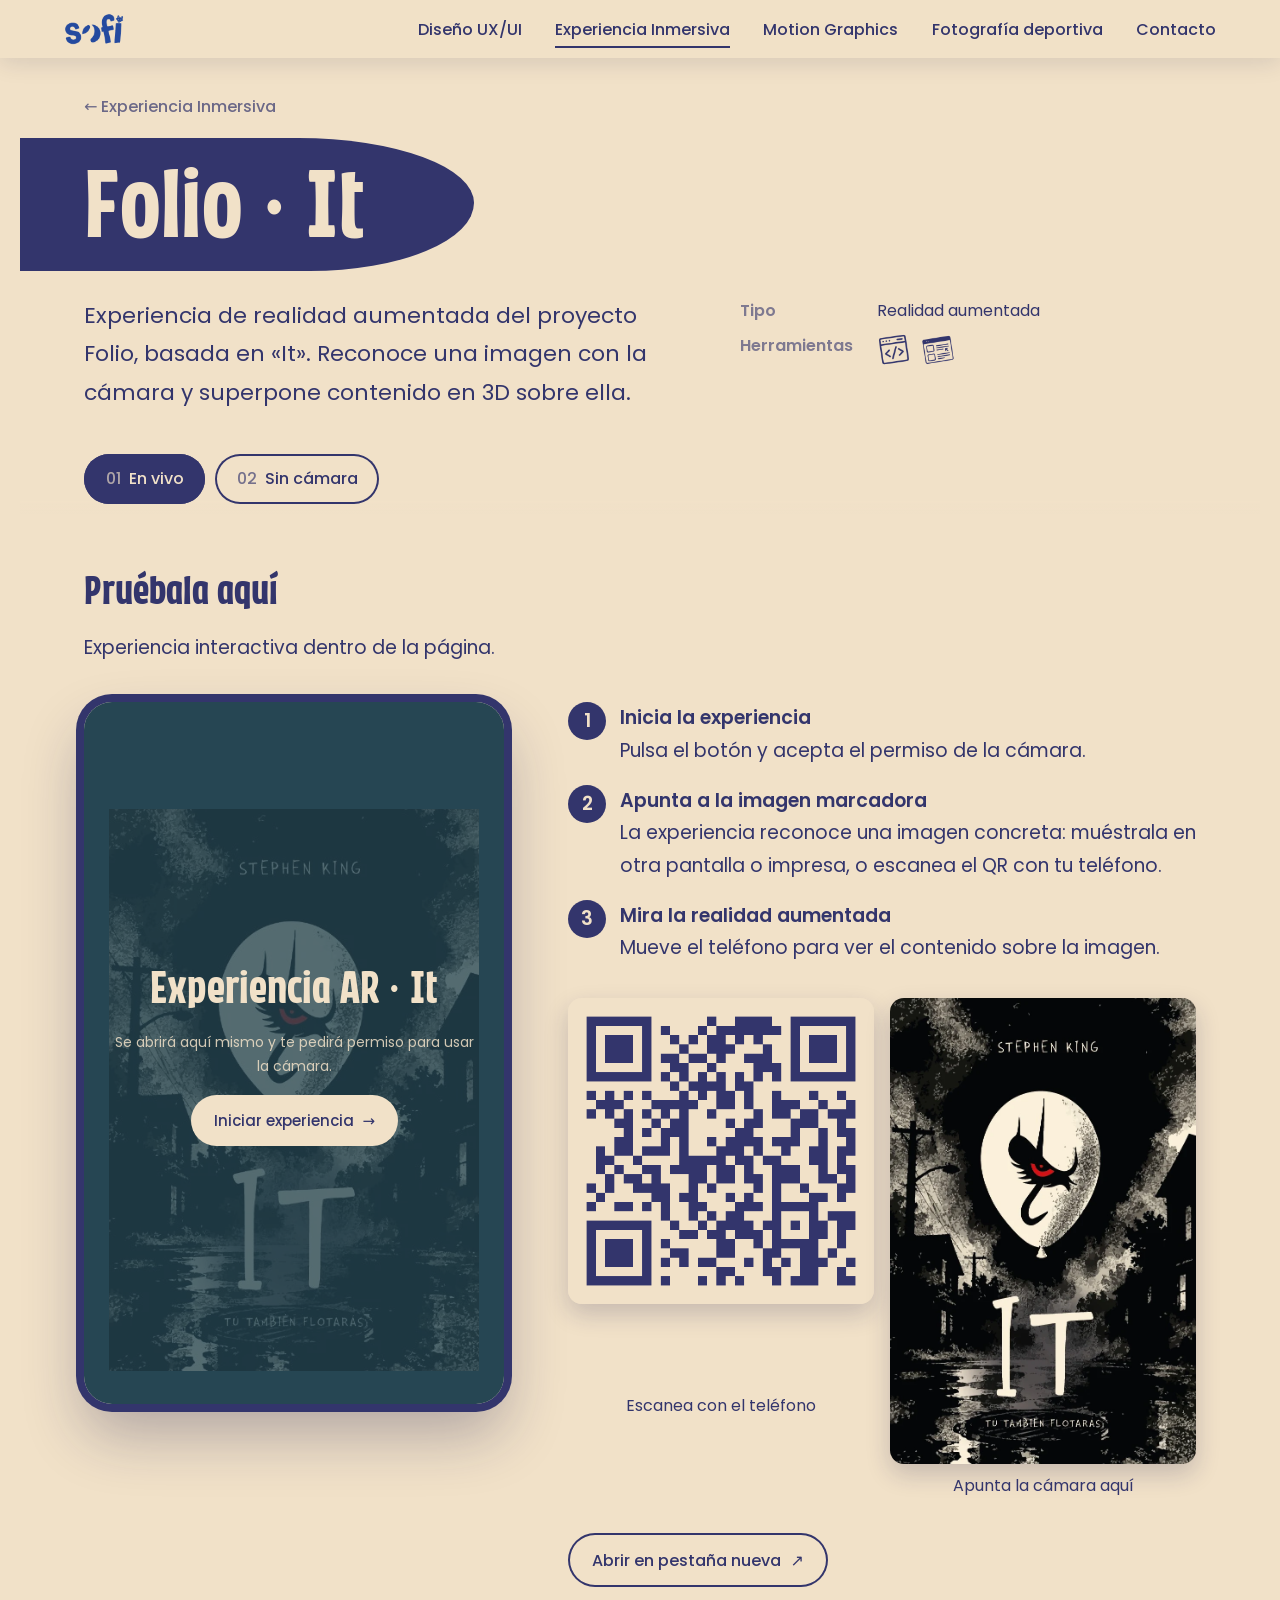
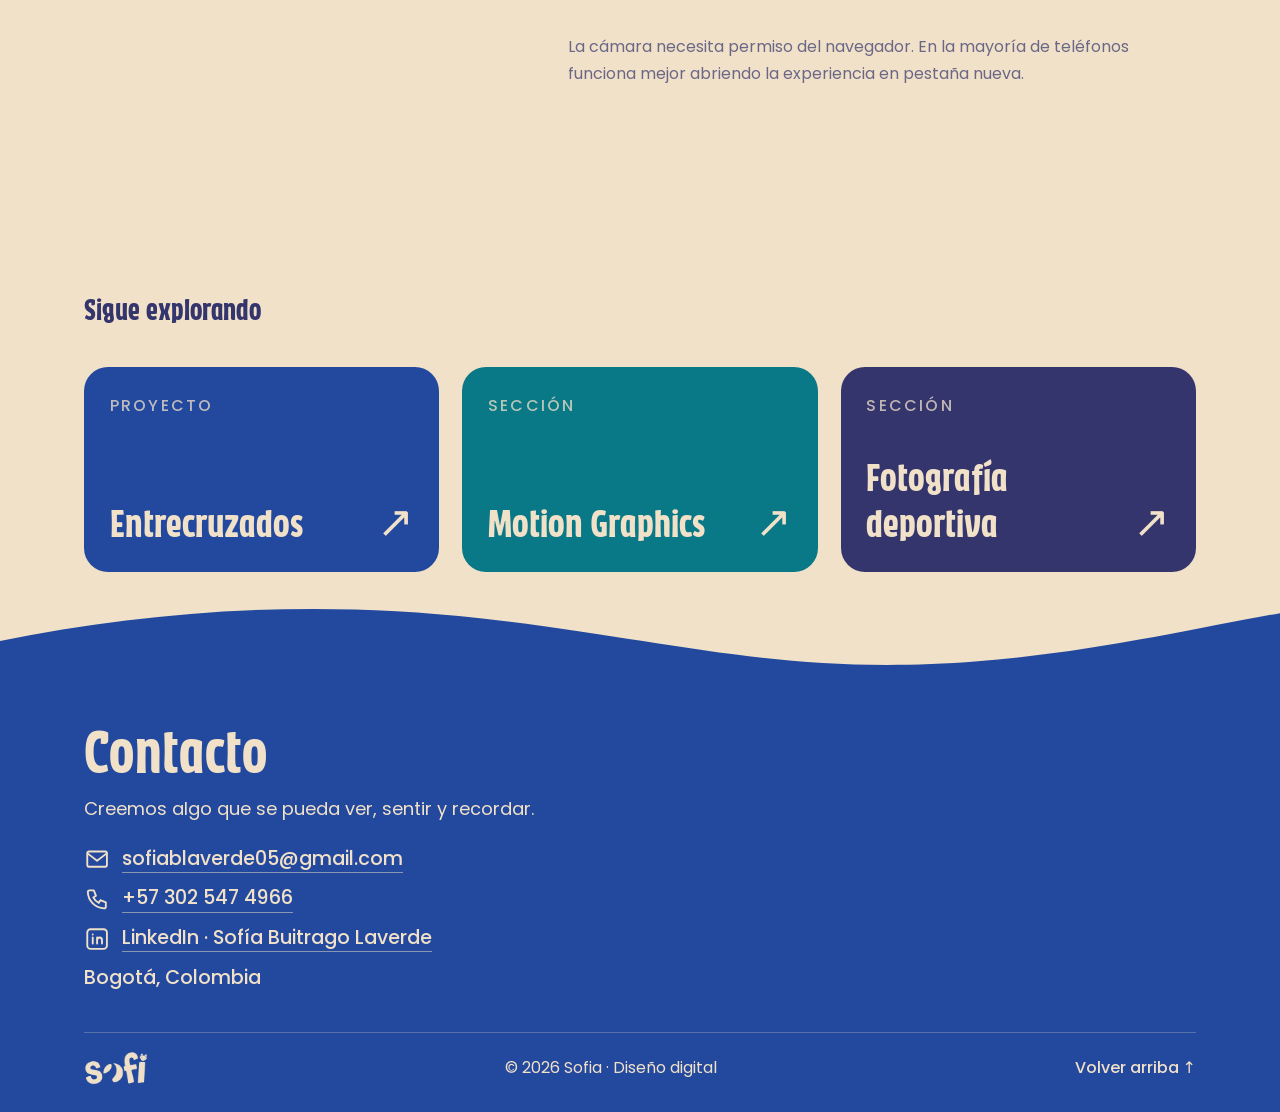
<file: folio-ar.html>
<!DOCTYPE html>
<html lang="es">
<head>
  <meta charset="utf-8">
  <meta name="viewport" content="width=device-width, initial-scale=1">
  <title>Folio · It · Experiencia Inmersiva · Sofia</title>
  <meta name="description" content="Experiencia de realidad aumentada del proyecto Folio, basada en «It». Reconoce una imagen con la cámara y superpone contenido en 3D sobre ella.">
  <meta name="theme-color" content="#23499f">
  <meta property="og:title" content="Folio · It · Experiencia Inmersiva · Sofia">
  <meta property="og:description" content="Experiencia de realidad aumentada del proyecto Folio, basada en «It». Reconoce una imagen con la cámara y superpone contenido en 3D sobre ella.">
  <meta property="og:type" content="website">
  <link rel="preconnect" href="https://www.figma.com" crossorigin>
  <link rel="dns-prefetch" href="https://www.figma.com">
  <link rel="icon" href="favicon.png" type="image/png">
  <link rel="preload" href="assets/fonts/caacupe-one-latin-400-normal.woff2" as="font" type="font/woff2" crossorigin>
  <link rel="preload" href="assets/fonts/poppins-latin-400-normal.woff2" as="font" type="font/woff2" crossorigin>
  <link rel="stylesheet" href="css/styles.css">
  <script>(function(d){d.classList.add('js');try{history.scrollRestoration='manual'}catch(e){}try{if(sessionStorage.getItem('curtain')){d.classList.add('curtain-in');sessionStorage.removeItem('curtain')}}catch(e){}})(document.documentElement);</script>
</head>
<body class="page-folio">
  <a class="skip" href="#contenido-principal">Saltar al contenido</a>

  <div class="curtain" aria-hidden="true"><img src="assets/img/sofi-crema.png" alt="" width="372" height="197"></div>
  <div class="cursor" aria-hidden="true"><div class="cursor__ring"><span class="cursor__label"></span></div><div class="cursor__dot"></div></div>

  <header class="top">
    <a class="top__logo" href="index.html" aria-label="Inicio"><img src="assets/img/sofi-azul.png" alt="sofi" width="372" height="197"></a>
    <nav class="top__nav" aria-label="Principal"><a href="uxui.html">Diseño UX/UI</a><a href="inmersiva.html" aria-current="page">Experiencia Inmersiva</a><a href="motion.html">Motion Graphics</a><a href="fotografia.html">Fotografía deportiva</a><a href="index.html#contacto">Contacto</a></nav>
    <button class="top__menu" aria-expanded="false" aria-controls="menu"><span>Menú</span><i></i></button>
  </header>
  <nav class="menu" id="menu" aria-label="Menú principal">
    <ul class="menu__list">
        <li><a href="index.html" style="--i:0"><small>00</small>Inicio</a></li>
        <li><a href="uxui.html" style="--i:1"><small>01</small>Diseño UX/UI</a></li>
        <li><a href="inmersiva.html" style="--i:2" aria-current="page"><small>02</small>Experiencia Inmersiva</a></li>
        <li><a href="motion.html" style="--i:3"><small>03</small>Motion Graphics</a></li>
        <li><a href="fotografia.html" style="--i:4"><small>04</small>Fotografía deportiva</a></li>
        <li><a href="index.html#contacto" style="--i:5"><small>05</small>Contacto</a></li>
        </ul>
    <div class="menu__foot"><a href="mailto:sofiablaverde05@gmail.com">sofiablaverde05@gmail.com</a><span>Bogotá, Colombia</span></div>
  </nav>

  <main id="contenido-principal" style="--accent:#33356c">
    <header class="phero sec--cream">
      <div class="container">
        <a class="crumb" href="inmersiva.html" data-cursor="Volver">← Experiencia Inmersiva</a>
        <h1 class="pill" style="--accent:#33356c">Folio · It</h1>
        <div class="phero__grid">
          <p class="lead" data-reveal>Experiencia de realidad aumentada del proyecto Folio, basada en «It». Reconoce una imagen con la cámara y superpone contenido en 3D sobre ella.</p>
          <div data-reveal><dl class="meta"><dt>Tipo</dt><dd>Realidad aumentada</dd><dt>Herramientas</dt><dd><div class="tools" style="--accent:#33356c"><i class="ico i-code" role="img" aria-label="code"></i><i class="ico i-layout" role="img" aria-label="layout"></i></div></dd></dl></div>
        </div>
      </div>
    </header>
    <section class="tabs sec--cream" data-tabs style="--accent:#33356c">
      <div class="container">
        <div class="tabs__list" role="tablist" aria-label="Proceso del proyecto"><button class="tab" role="tab" id="t-vivo" aria-controls="p-vivo" data-hash="vivo" data-default aria-selected="false" tabindex="-1"><small>01</small>En vivo</button><button class="tab" role="tab" id="t-visor-3d" aria-controls="p-visor-3d" data-hash="visor-3d" aria-selected="false" tabindex="-1"><small>02</small>Sin cámara</button></div>
        <div class="tabpanel" role="tabpanel" id="p-vivo" aria-labelledby="t-vivo" hidden><div class="panel__intro"><h2>Pruébala aquí</h2><p>Experiencia interactiva dentro de la página.</p></div>
          <div class="ar">
            <div class="ar__frame" id="ar-frame">
              <div class="embed__ph">
                <img src="assets/img/mg-it.webp" alt="" width="435" height="661">
                <b>Experiencia AR · It</b>
                <p>Se abrirá aquí mismo y te pedirá permiso para usar la cámara.</p>
                <button class="btn btn--cream" data-embed="https://folio-it.vercel.app/" data-title="Experiencia de realidad aumentada de It" data-allow="camera; microphone; fullscreen; xr-spatial-tracking; accelerometer; gyroscope" data-cursor="Iniciar">Iniciar experiencia <span aria-hidden="true">→</span></button>
              </div>
            </div>
            <div class="ar__side">
              <ol class="ar__steps">
                <li><span><b>Inicia la experiencia</b><br>Pulsa el botón y acepta el permiso de la cámara.</span></li>
                <li><span><b>Apunta a la imagen marcadora</b><br>La experiencia reconoce una imagen concreta: muéstrala en otra pantalla o impresa, o escanea el QR con tu teléfono.</span></li>
                <li><span><b>Mira la realidad aumentada</b><br>Mueve el teléfono para ver el contenido sobre la imagen.</span></li>
              </ol>
              <div class="ar__marks">
                <figure><img src="assets/img/qr-folio.png" alt="Código QR para abrir la experiencia AR en el teléfono" width="462" height="462" loading="lazy"><figcaption>Escanea con el teléfono</figcaption></figure>
                <figure><img src="assets/img/marcador-it.webp" alt="Imagen marcadora: portada de It" width="709" height="1078" loading="lazy"><figcaption>Apunta la cámara aquí</figcaption></figure>
              </div>
              <p class="btn-row"><a class="btn btn--ghost" href="https://folio-it.vercel.app/" target="_blank" rel="noopener">Abrir en pestaña nueva <span aria-hidden="true">↗</span></a></p>
              <p class="note">La cámara necesita permiso del navegador. En la mayoría de teléfonos funciona mejor abriendo la experiencia en pestaña nueva.</p>
            </div>
          </div>
        </div>
        <div class="tabpanel" role="tabpanel" id="p-visor-3d" aria-labelledby="t-visor-3d" hidden>
          <div class="viewer" data-viewer>
            <div class="viewer__main">
              <div class="viewer__stage" data-stage>
                <img src="assets/img/marcador-it.webp" width="709" height="1078" alt="Portada de It, de Stephen King" loading="lazy">
                <canvas data-canvas aria-hidden="true"></canvas>
                <video data-vid src="assets/motion/folio-it-chroma.mp4" playsinline preload="none" hidden></video>
              </div>
              <div class="fbar">
                <button data-dlg="d-sin" type="button"><img src="assets/img/folio/icon-sinopsis.png" alt="">Sinopsis</button>
                <button data-dlg="d-pal" type="button"><img src="assets/img/folio/icon-palabras.png" alt="">Palabras clave</button>
                <button data-dlg="d-afi" type="button"><img src="assets/img/folio/icon-afinidad.png" alt="">Afinidad</button>
              </div>
            </div>
            <div class="viewer__side">
              <div class="panel__intro"><h2>Explora sin cámara</h2><p>Mueve el cursor (o el dedo) sobre la portada y abre las tarjetas, igual que en la experiencia AR.</p></div>
              <p class="panel__p">Toca la portada para repetir el video.</p>
            </div>
          </div>
          <dialog class="dlg" id="d-sin"><div class="dlg__box"><div class="ar-head"><div><p class="ar-eyebrow">IT - Stephen King</p><h1 class="ar-title">Sinopsis</h1></div><form method="dialog"><button class="ar-close" aria-label="Cerrar">×</button></form></div><div class="ar-hero">cada 27 años, el miedo despierta</div><div class="ar-text"><p>En Derry, un pequeño pueblo de Maine, una fuerza maligna despierta cada 27 años para alimentarse del miedo. Cuando una serie de desapariciones comienza a aterrorizar a sus habitantes, siete niños deberán enfrentarse a una presencia capaz de adoptar la forma de sus peores pesadillas. Su nombre es Pennywise, y el verdadero horror apenas comienza.</p></div></div></dialog>
          <dialog class="dlg" id="d-pal"><div class="dlg__box"><div class="ar-head"><div><p class="ar-eyebrow">Palabras clave</p><h1 class="ar-title">Sin spoilers</h1></div><form method="dialog"><button class="ar-close" aria-label="Cerrar">×</button></form></div><p class="ar-lead">Tres palabras que describen la experiencia de lectura. Ninguna revela la trama.</p><div class="ar-cards"><div class="ar-card"><svg class="ar-star" viewBox="0 0 32 32" fill="#f2733f" aria-hidden="true"><polygon points="16,1 18.5,10 26.6,5.4 22,13.5 31,16 22,18.5 26.6,26.6 18.5,22 16,31 13.5,22 5.4,26.6 10,18.5 1,16 10,13.5 5.4,5.4 13.5,10"/></svg><div><h2>Miedo</h2><p>En Derry, los miedos toman forma y se vuelven imposibles de ignorar.</p></div></div><div class="ar-card"><svg class="ar-star" viewBox="0 0 32 32" fill="#2c4a66" aria-hidden="true"><polygon points="16,1 18.5,10 26.6,5.4 22,13.5 31,16 22,18.5 26.6,26.6 18.5,22 16,31 13.5,22 5.4,26.6 10,18.5 1,16 10,13.5 5.4,5.4 13.5,10"/></svg><div><h2>Amistad</h2><p>El vínculo entre los protagonistas es la única fuerza capaz de enfrentar aquello que parece invencible.</p></div></div><div class="ar-card"><svg class="ar-star" viewBox="0 0 32 32" fill="#9cc5cf" aria-hidden="true"><polygon points="16,1 18.5,10 26.6,5.4 22,13.5 31,16 22,18.5 26.6,26.6 18.5,22 16,31 13.5,22 5.4,26.6 10,18.5 1,16 10,13.5 5.4,5.4 13.5,10"/></svg><div><h2>Memoria</h2><p>Los recuerdos esconden secretos que vuelven cuando menos los esperas.</p></div></div></div></div></dialog>
          <dialog class="dlg" id="d-afi"><div class="dlg__box"><div class="ar-head"><div><p class="ar-eyebrow">Afinidad</p><h1 class="ar-title">Oscuro y nostálgico</h1></div><form method="dialog"><button class="ar-close" aria-label="Cerrar">×</button></form></div><div class="ar-affinity"><div class="ar-aff-item"><div class="ar-aff-body"><div class="ar-aff-top"><h2 class="ar-aff-name">El instituto</h2><span class="ar-aff-pct">91%</span></div><p class="ar-aff-why">Coincide en: niños en peligro, habilidades extraordinarias y secretos oscuros que deben descubrir.</p><span class="ar-aff-bar"><span class="ar-aff-bar-fill" style="--v:91%"></span></span></div></div><div class="ar-aff-item"><div class="ar-aff-body"><div class="ar-aff-top"><h2 class="ar-aff-name">Stranger Things</h2><span class="ar-aff-pct">82%</span></div><p class="ar-aff-why">Coincide en: amistad, misterios sobrenaturales y pequeños pueblos.</p><span class="ar-aff-bar"><span class="ar-aff-bar-fill" style="--v:82%"></span></span></div></div><div class="ar-aff-item"><div class="ar-aff-body"><div class="ar-aff-top"><h2 class="ar-aff-name">El misterio de Salem's Lot</h2><span class="ar-aff-pct">87%</span></div><p class="ar-aff-why">Coincide en: un pueblo aparentemente tranquilo, sucesos inexplicables y una amenaza sobrenatural que se extiende entre sus habitantes.</p><span class="ar-aff-bar"><span class="ar-aff-bar-fill" style="--v:87%"></span></span></div></div></div></div></dialog>
        </div>
      </div>
    </section>

    <section class="more sec--cream">
      <div class="container">
        <h2 class="h-md" data-reveal>Sigue explorando</h2>
        <div class="more__grid" data-reveal><a class="mcard" href="entrecruzados.html" style="--bg:var(--blue)" data-cursor="Ir"><small>Proyecto</small><b>Entrecruzados<span aria-hidden="true">↗</span></b></a><a class="mcard" href="motion.html" style="--bg:var(--teal)" data-cursor="Ir"><small>Sección</small><b>Motion Graphics<span aria-hidden="true">↗</span></b></a><a class="mcard" href="fotografia.html" style="--bg:var(--navy)" data-cursor="Ir"><small>Sección</small><b>Fotografía deportiva<span aria-hidden="true">↗</span></b></a></div>
      </div>
    </section>
    <section class="sec sec--blue wave-top contact contact--compact" id="contacto">
      <div class="container">
        <h2 class="h-xl" data-reveal>Contacto</h2>
        <p class="lead" data-reveal>Creemos algo que se pueda ver, sentir y recordar.</p>
        <ul class="contact__list" data-reveal>
          <li><svg class="ci" viewBox="0 0 24 24" aria-hidden="true"><path d="M3 6.5A1.5 1.5 0 0 1 4.5 5h15A1.5 1.5 0 0 1 21 6.5v11a1.5 1.5 0 0 1-1.5 1.5h-15A1.5 1.5 0 0 1 3 17.5z"/><path d="m3.5 7 8.5 6.5L20.5 7"/></svg><a href="mailto:sofiablaverde05@gmail.com" data-cursor="Escribir">sofiablaverde05@gmail.com</a></li>
          <li><svg class="ci" viewBox="0 0 24 24" aria-hidden="true"><path d="M5 4h4l2 5-2.5 1.5a11 11 0 0 0 5 5L15 13l5 2v4a1.5 1.5 0 0 1-1.5 1.5A15.5 15.5 0 0 1 3.5 5.5 1.5 1.5 0 0 1 5 4z"/></svg><a href="tel:+573025474966" data-cursor="Llamar">+57 302 547 4966</a></li>
          <li><svg class="ci" viewBox="0 0 24 24" aria-hidden="true"><rect x="3" y="3" width="18" height="18" rx="3"/><path d="M8 10.5V16M8 7.8v.1M12 16v-5.5M12 13c0-1.7 1-2.5 2.3-2.5S16.5 11.3 16.5 13v3"/></svg><a href="https://www.linkedin.com/in/sofia-buitrago-laverde-144000360" target="_blank" rel="noopener" data-cursor="LinkedIn">LinkedIn · Sofía Buitrago Laverde</a></li>
          <li class="contact__city">Bogotá, Colombia</li>
        </ul>
        <div class="contact__foot">
          <a href="index.html" class="contact__logo" aria-label="Ir al inicio" data-cursor="Inicio"><img src="assets/img/sofi-crema.png" alt="sofi" width="372" height="197" loading="lazy"></a>
          <p>© <span data-year>2026</span> Sofia · Diseño digital</p>
          <a class="top-link" href="#" onclick="window.scrollTo({top:0,behavior:'smooth'});return false" data-cursor="Subir">Volver arriba ↑</a>
        </div>
      </div>
    </section>
  </main>

  <div class="lb" id="lightbox" role="dialog" aria-modal="true" aria-label="Visor" hidden>
    <span class="lb__count" aria-hidden="true"></span>
    <button class="lb__btn lb__close" aria-label="Cerrar" data-cursor="Cerrar">✕</button>
    <button class="lb__btn lb__prev" aria-label="Anterior" data-cursor="Anterior">←</button>
    <figure class="lb__fig"><img class="lb__img" alt=""><video class="lb__video" controls playsinline loop hidden></video><figcaption class="lb__cap"></figcaption></figure>
    <button class="lb__btn lb__next" aria-label="Siguiente" data-cursor="Siguiente">→</button>
  </div>

  <script src="js/main.js" defer></script>
</body>
</html>
</file>
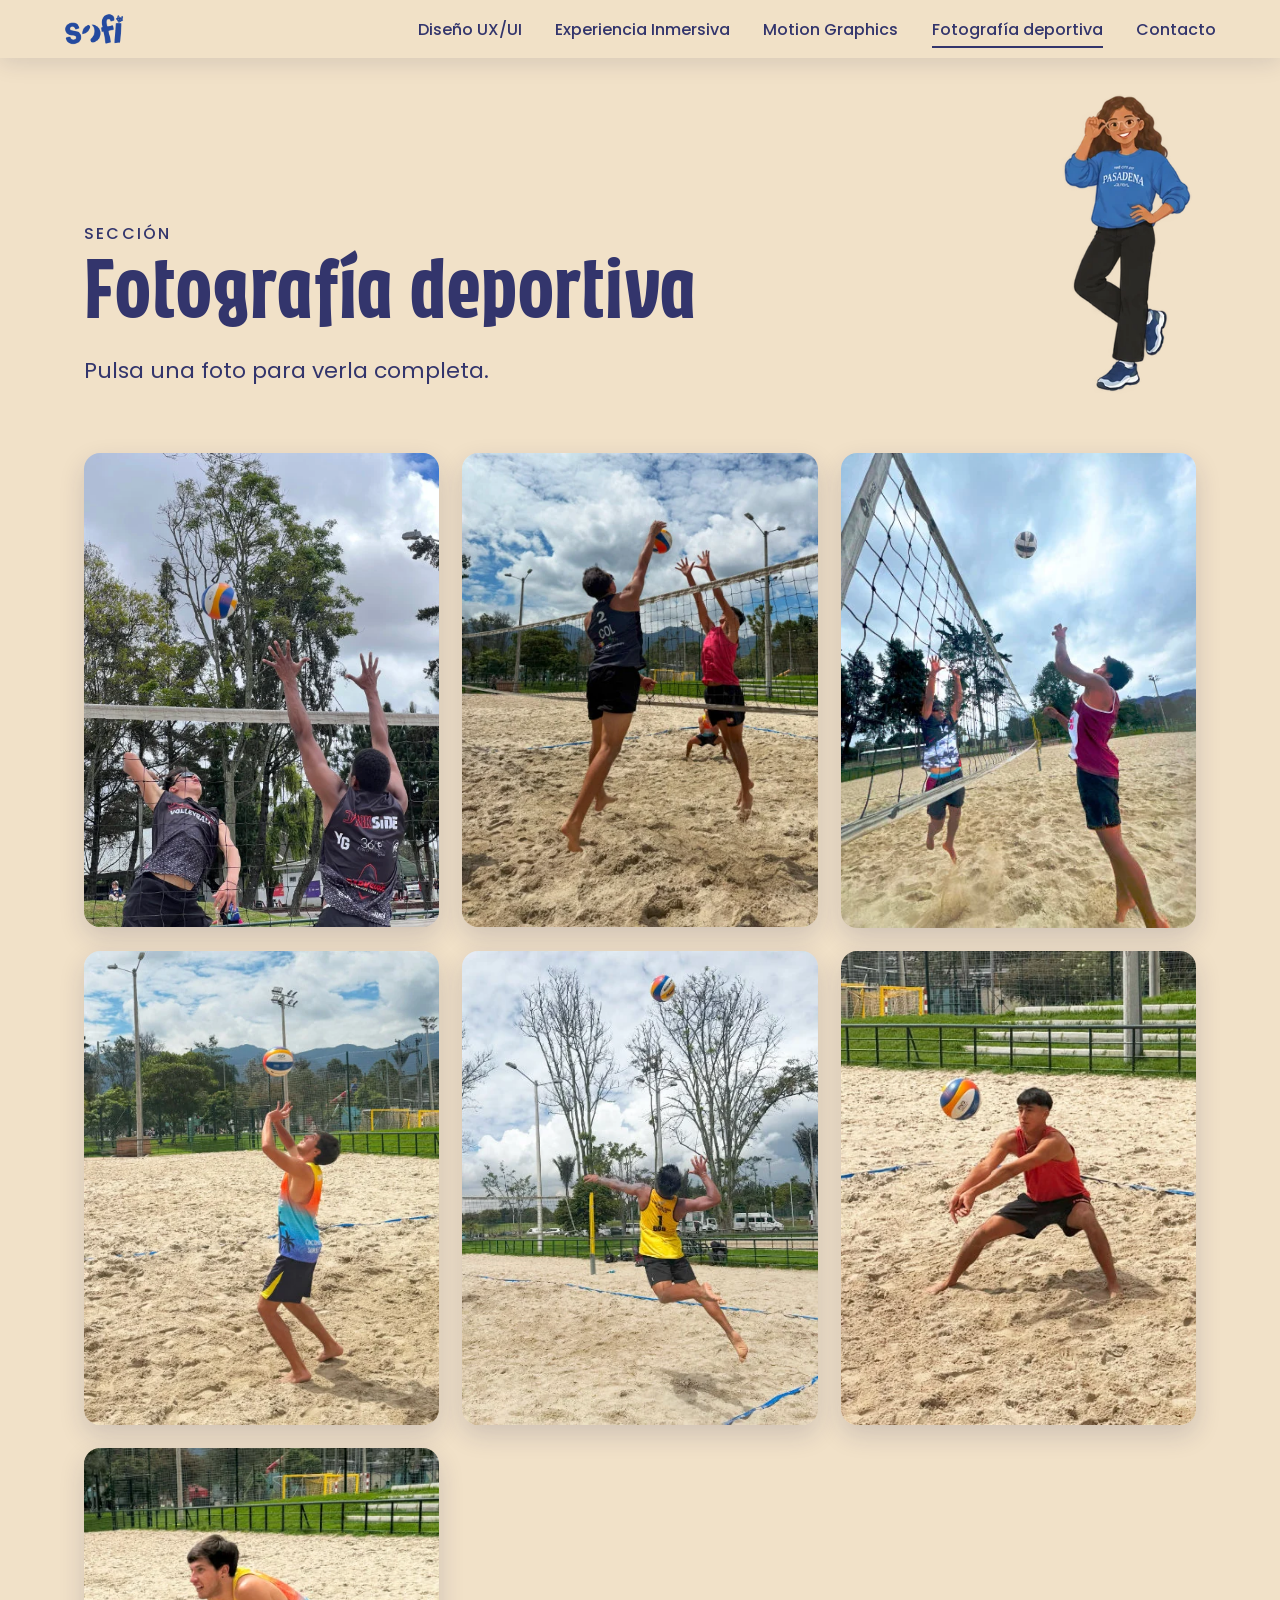
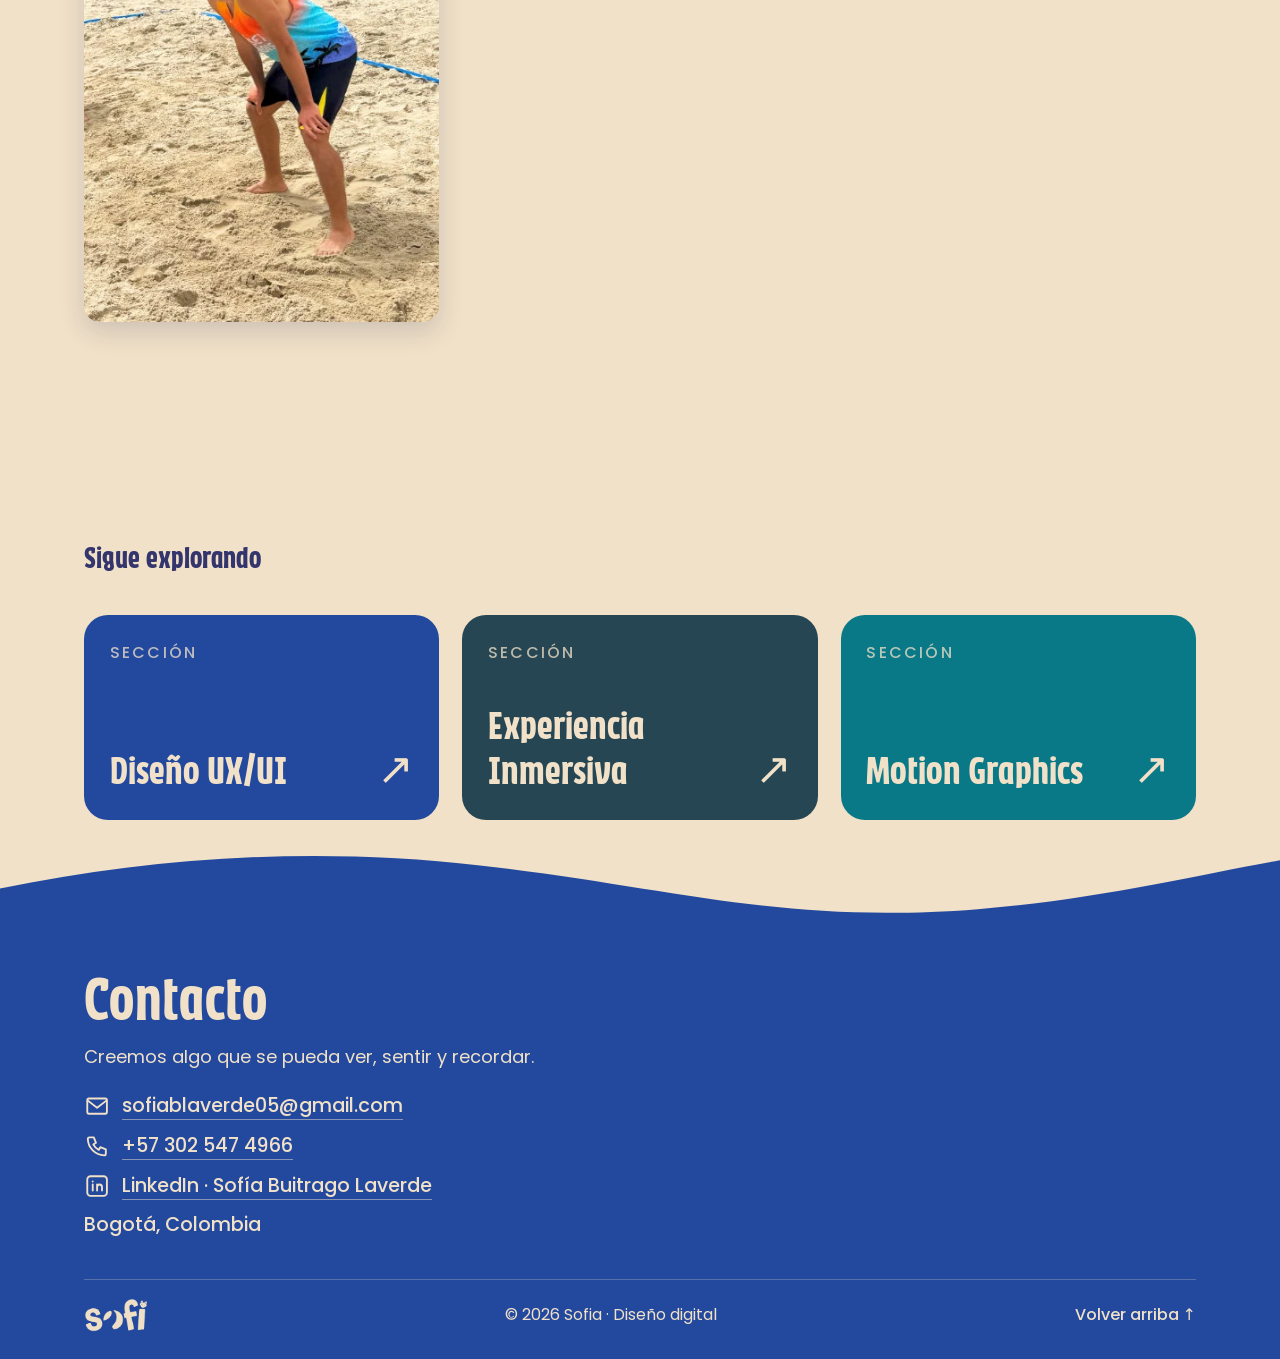
<file: fotografia.html>
<!DOCTYPE html>
<html lang="es">
<head>
  <meta charset="utf-8">
  <meta name="viewport" content="width=device-width, initial-scale=1">
  <title>Fotografía deportiva · Sofia</title>
  <meta name="description" content="Galería de fotografía deportiva: voleibol de playa.">
  <meta name="theme-color" content="#23499f">
  <meta property="og:title" content="Fotografía deportiva · Sofia">
  <meta property="og:description" content="Galería de fotografía deportiva: voleibol de playa.">
  <meta property="og:type" content="website">
  <link rel="preconnect" href="https://www.figma.com" crossorigin>
  <link rel="dns-prefetch" href="https://www.figma.com">
  <link rel="icon" href="favicon.png" type="image/png">
  <link rel="preload" href="assets/fonts/caacupe-one-latin-400-normal.woff2" as="font" type="font/woff2" crossorigin>
  <link rel="preload" href="assets/fonts/poppins-latin-400-normal.woff2" as="font" type="font/woff2" crossorigin>
  <link rel="stylesheet" href="css/styles.css">
  <script>(function(d){d.classList.add('js');try{history.scrollRestoration='manual'}catch(e){}try{if(sessionStorage.getItem('curtain')){d.classList.add('curtain-in');sessionStorage.removeItem('curtain')}}catch(e){}})(document.documentElement);</script>
</head>
<body>
  <a class="skip" href="#contenido-principal">Saltar al contenido</a>

  <div class="curtain" aria-hidden="true"><img src="assets/img/sofi-crema.png" alt="" width="372" height="197"></div>
  <div class="cursor" aria-hidden="true"><div class="cursor__ring"><span class="cursor__label"></span></div><div class="cursor__dot"></div></div>

  <header class="top">
    <a class="top__logo" href="index.html" aria-label="Inicio"><img src="assets/img/sofi-azul.png" alt="sofi" width="372" height="197"></a>
    <nav class="top__nav" aria-label="Principal"><a href="uxui.html">Diseño UX/UI</a><a href="inmersiva.html">Experiencia Inmersiva</a><a href="motion.html">Motion Graphics</a><a href="fotografia.html" aria-current="page">Fotografía deportiva</a><a href="index.html#contacto">Contacto</a></nav>
    <button class="top__menu" aria-expanded="false" aria-controls="menu"><span>Menú</span><i></i></button>
  </header>
  <nav class="menu" id="menu" aria-label="Menú principal">
    <ul class="menu__list">
        <li><a href="index.html" style="--i:0"><small>00</small>Inicio</a></li>
        <li><a href="uxui.html" style="--i:1"><small>01</small>Diseño UX/UI</a></li>
        <li><a href="inmersiva.html" style="--i:2"><small>02</small>Experiencia Inmersiva</a></li>
        <li><a href="motion.html" style="--i:3"><small>03</small>Motion Graphics</a></li>
        <li><a href="fotografia.html" style="--i:4" aria-current="page"><small>04</small>Fotografía deportiva</a></li>
        <li><a href="index.html#contacto" style="--i:5"><small>05</small>Contacto</a></li>
        </ul>
    <div class="menu__foot"><a href="mailto:sofiablaverde05@gmail.com">sofiablaverde05@gmail.com</a><span>Bogotá, Colombia</span></div>
  </nav>

  <main id="contenido-principal">
    <section class="intro sec--cream">
      <div class="container intro__wrap">
        <div>
        <p class="eyebrow" data-reveal>Sección</p>
        <h1 class="h-xl" data-reveal>Fotografía deportiva</h1>
        <p class="lead" data-reveal>Pulsa una foto para verla completa.</p>
        </div>
        <img class="intro__pose" src="assets/img/pose-lentes.webp" alt="" width="196" height="440" loading="lazy" data-reveal>
      </div>
    </section>

    <section class="sec--cream photos"><div class="container"><div class="masonry">
      <figure class="tile" data-reveal><button class="zoom" data-lightbox="fotos" data-full="assets/img/foto-1.webp" data-cursor="Ampliar" aria-label="Ampliar foto 1"><img src="assets/img/foto-1.webp" alt="Dos jugadores saltan junto a la red en un partido de voleibol de playa" width="480" height="640" loading="lazy"></button></figure>
      <figure class="tile" data-reveal><button class="zoom" data-lightbox="fotos" data-full="assets/img/foto-3.webp" data-cursor="Ampliar" aria-label="Ampliar foto 3"><img src="assets/img/foto-3.webp" alt="Jugador en camiseta de colores sube la pelota con los brazos, con montañas al fondo" width="480" height="640" loading="lazy"></button></figure>
      <figure class="tile" data-reveal><button class="zoom" data-lightbox="fotos" data-full="assets/img/foto-6.webp" data-cursor="Ampliar" aria-label="Ampliar foto 6"><img src="assets/img/foto-6.webp" alt="Jugador de camiseta roja recibe la pelota en la arena" width="397" height="530" loading="lazy"></button></figure>
      <figure class="tile" data-reveal><button class="zoom" data-lightbox="fotos" data-full="assets/img/foto-2.webp" data-cursor="Ampliar" aria-label="Ampliar foto 2"><img src="assets/img/foto-2.webp" alt="Bloqueo en la red durante un partido de voleibol de playa" width="482" height="643" loading="lazy"></button></figure>
      <figure class="tile" data-reveal><button class="zoom" data-lightbox="fotos" data-full="assets/img/foto-4.webp" data-cursor="Ampliar" aria-label="Ampliar foto 4"><img src="assets/img/foto-4.webp" alt="Jugador en posición de defensa sobre la arena" width="397" height="530" loading="lazy"></button></figure>
      <figure class="tile" data-reveal><button class="zoom" data-lightbox="fotos" data-full="assets/img/foto-5.webp" data-cursor="Ampliar" aria-label="Ampliar foto 5"><img src="assets/img/foto-5.webp" alt="Jugadores junto a la red mientras la pelota cruza al otro lado" width="395" height="527" loading="lazy"></button></figure>
      <figure class="tile" data-reveal><button class="zoom" data-lightbox="fotos" data-full="assets/img/foto-7.webp" data-cursor="Ampliar" aria-label="Ampliar foto 7"><img src="assets/img/foto-7.webp" alt="Jugador se lanza a recibir la pelota en un partido al aire libre" width="397" height="530" loading="lazy"></button></figure>
    </div></div></section>

    <section class="more sec--cream">
      <div class="container">
        <h2 class="h-md" data-reveal>Sigue explorando</h2>
        <div class="more__grid" data-reveal><a class="mcard" href="uxui.html" style="--bg:var(--blue)" data-cursor="Ir"><small>Sección</small><b>Diseño UX/UI<span aria-hidden="true">↗</span></b></a><a class="mcard" href="inmersiva.html" style="--bg:var(--slate)" data-cursor="Ir"><small>Sección</small><b>Experiencia Inmersiva<span aria-hidden="true">↗</span></b></a><a class="mcard" href="motion.html" style="--bg:var(--teal)" data-cursor="Ir"><small>Sección</small><b>Motion Graphics<span aria-hidden="true">↗</span></b></a></div>
      </div>
    </section>
    <section class="sec sec--blue wave-top contact contact--compact" id="contacto">
      <div class="container">
        <h2 class="h-xl" data-reveal>Contacto</h2>
        <p class="lead" data-reveal>Creemos algo que se pueda ver, sentir y recordar.</p>
        <ul class="contact__list" data-reveal>
          <li><svg class="ci" viewBox="0 0 24 24" aria-hidden="true"><path d="M3 6.5A1.5 1.5 0 0 1 4.5 5h15A1.5 1.5 0 0 1 21 6.5v11a1.5 1.5 0 0 1-1.5 1.5h-15A1.5 1.5 0 0 1 3 17.5z"/><path d="m3.5 7 8.5 6.5L20.5 7"/></svg><a href="mailto:sofiablaverde05@gmail.com" data-cursor="Escribir">sofiablaverde05@gmail.com</a></li>
          <li><svg class="ci" viewBox="0 0 24 24" aria-hidden="true"><path d="M5 4h4l2 5-2.5 1.5a11 11 0 0 0 5 5L15 13l5 2v4a1.5 1.5 0 0 1-1.5 1.5A15.5 15.5 0 0 1 3.5 5.5 1.5 1.5 0 0 1 5 4z"/></svg><a href="tel:+573025474966" data-cursor="Llamar">+57 302 547 4966</a></li>
          <li><svg class="ci" viewBox="0 0 24 24" aria-hidden="true"><rect x="3" y="3" width="18" height="18" rx="3"/><path d="M8 10.5V16M8 7.8v.1M12 16v-5.5M12 13c0-1.7 1-2.5 2.3-2.5S16.5 11.3 16.5 13v3"/></svg><a href="https://www.linkedin.com/in/sofia-buitrago-laverde-144000360" target="_blank" rel="noopener" data-cursor="LinkedIn">LinkedIn · Sofía Buitrago Laverde</a></li>
          <li class="contact__city">Bogotá, Colombia</li>
        </ul>
        <div class="contact__foot">
          <a href="index.html" class="contact__logo" aria-label="Ir al inicio" data-cursor="Inicio"><img src="assets/img/sofi-crema.png" alt="sofi" width="372" height="197" loading="lazy"></a>
          <p>© <span data-year>2026</span> Sofia · Diseño digital</p>
          <a class="top-link" href="#" onclick="window.scrollTo({top:0,behavior:'smooth'});return false" data-cursor="Subir">Volver arriba ↑</a>
        </div>
      </div>
    </section>
  </main>

  <div class="lb" id="lightbox" role="dialog" aria-modal="true" aria-label="Visor" hidden>
    <span class="lb__count" aria-hidden="true"></span>
    <button class="lb__btn lb__close" aria-label="Cerrar" data-cursor="Cerrar">✕</button>
    <button class="lb__btn lb__prev" aria-label="Anterior" data-cursor="Anterior">←</button>
    <figure class="lb__fig"><img class="lb__img" alt=""><video class="lb__video" controls playsinline loop hidden></video><figcaption class="lb__cap"></figcaption></figure>
    <button class="lb__btn lb__next" aria-label="Siguiente" data-cursor="Siguiente">→</button>
  </div>

  <script src="js/main.js" defer></script>
</body>
</html>
</file>
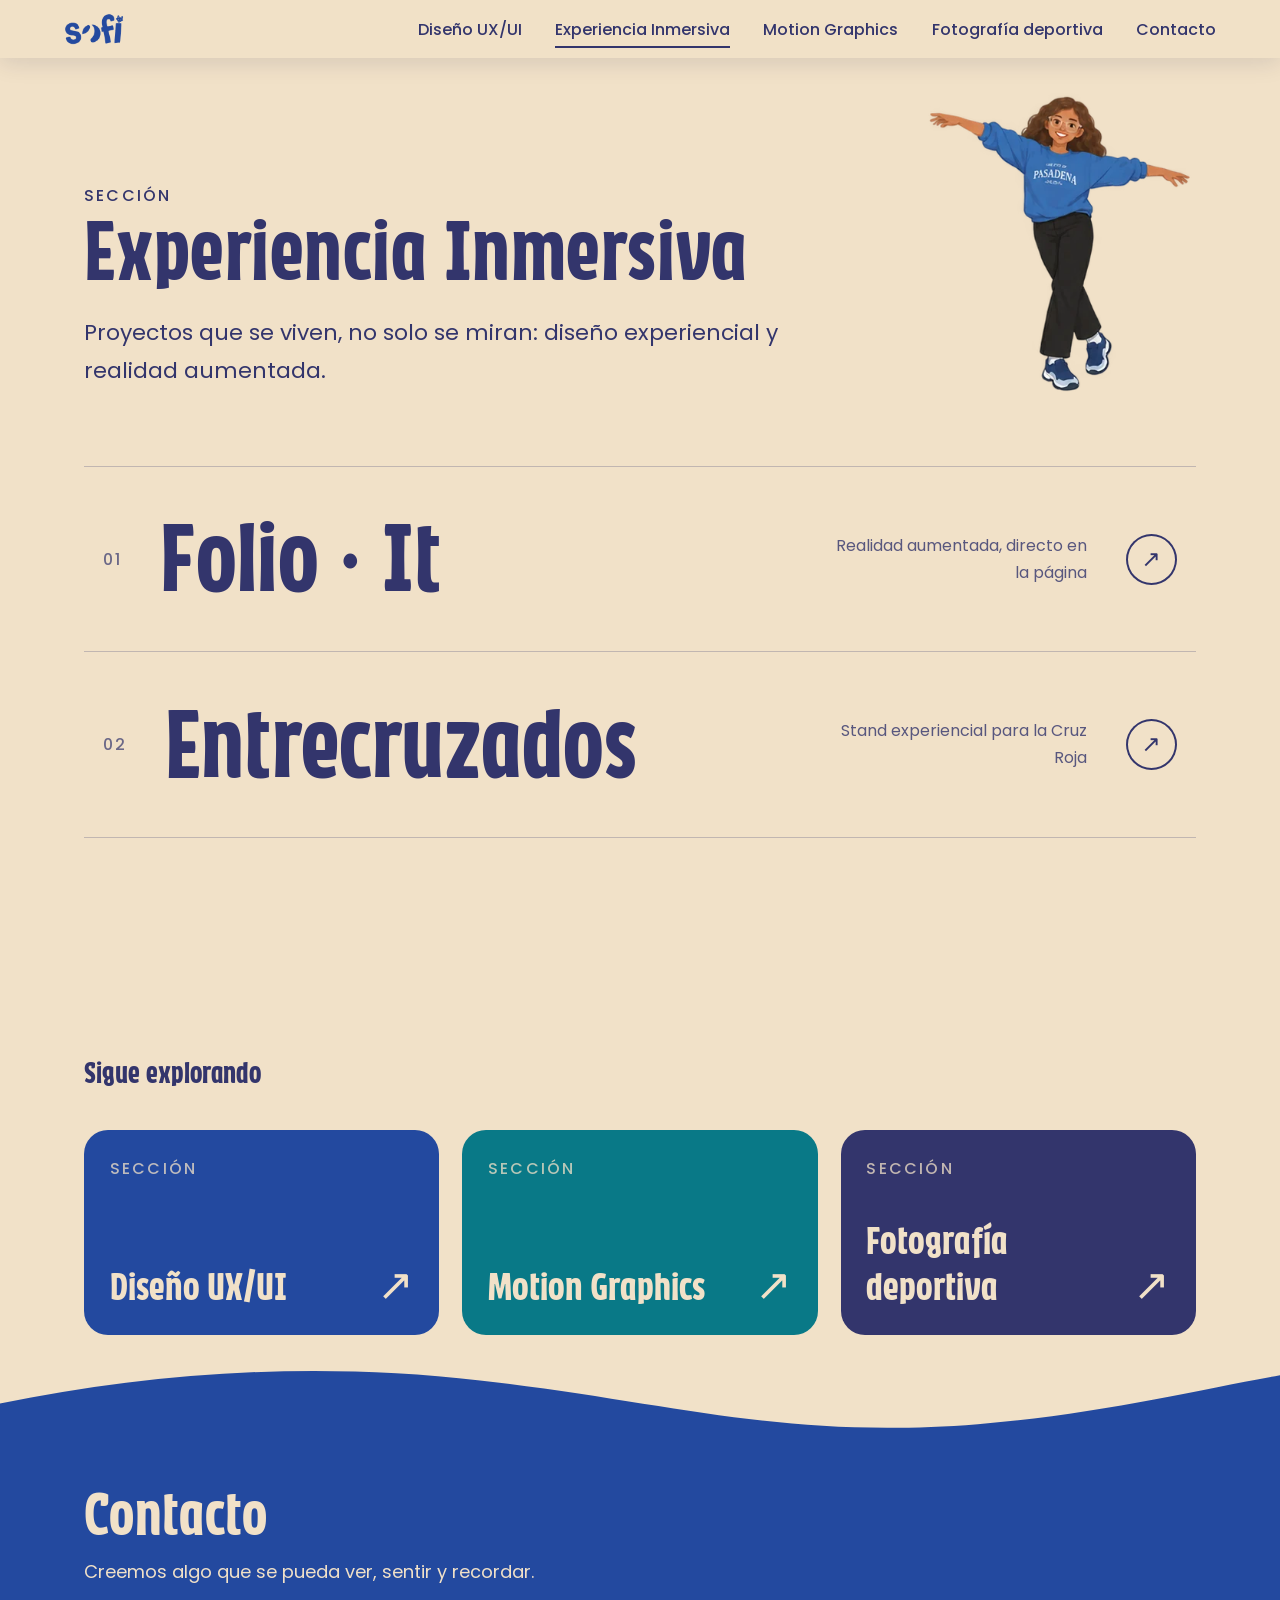
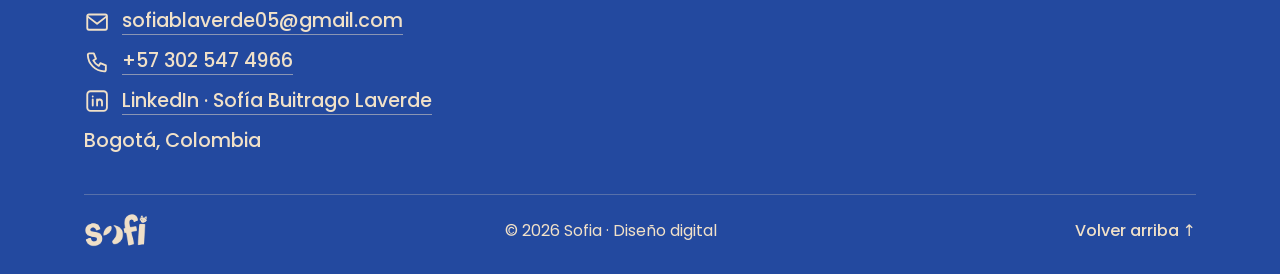
<file: inmersiva.html>
<!DOCTYPE html>
<html lang="es">
<head>
  <meta charset="utf-8">
  <meta name="viewport" content="width=device-width, initial-scale=1">
  <title>Experiencia Inmersiva · Sofia</title>
  <meta name="description" content="Proyectos que se viven, no solo se miran: diseño experiencial y realidad aumentada.">
  <meta name="theme-color" content="#23499f">
  <meta property="og:title" content="Experiencia Inmersiva · Sofia">
  <meta property="og:description" content="Proyectos que se viven, no solo se miran: diseño experiencial y realidad aumentada.">
  <meta property="og:type" content="website">
  <link rel="preconnect" href="https://www.figma.com" crossorigin>
  <link rel="dns-prefetch" href="https://www.figma.com">
  <link rel="icon" href="favicon.png" type="image/png">
  <link rel="preload" href="assets/fonts/caacupe-one-latin-400-normal.woff2" as="font" type="font/woff2" crossorigin>
  <link rel="preload" href="assets/fonts/poppins-latin-400-normal.woff2" as="font" type="font/woff2" crossorigin>
  <link rel="stylesheet" href="css/styles.css">
  <script>(function(d){d.classList.add('js');try{history.scrollRestoration='manual'}catch(e){}try{if(sessionStorage.getItem('curtain')){d.classList.add('curtain-in');sessionStorage.removeItem('curtain')}}catch(e){}})(document.documentElement);</script>
</head>
<body>
  <a class="skip" href="#contenido-principal">Saltar al contenido</a>

  <div class="curtain" aria-hidden="true"><img src="assets/img/sofi-crema.png" alt="" width="372" height="197"></div>
  <div class="cursor" aria-hidden="true"><div class="cursor__ring"><span class="cursor__label"></span></div><div class="cursor__dot"></div></div>

  <header class="top">
    <a class="top__logo" href="index.html" aria-label="Inicio"><img src="assets/img/sofi-azul.png" alt="sofi" width="372" height="197"></a>
    <nav class="top__nav" aria-label="Principal"><a href="uxui.html">Diseño UX/UI</a><a href="inmersiva.html" aria-current="page">Experiencia Inmersiva</a><a href="motion.html">Motion Graphics</a><a href="fotografia.html">Fotografía deportiva</a><a href="index.html#contacto">Contacto</a></nav>
    <button class="top__menu" aria-expanded="false" aria-controls="menu"><span>Menú</span><i></i></button>
  </header>
  <nav class="menu" id="menu" aria-label="Menú principal">
    <ul class="menu__list">
        <li><a href="index.html" style="--i:0"><small>00</small>Inicio</a></li>
        <li><a href="uxui.html" style="--i:1"><small>01</small>Diseño UX/UI</a></li>
        <li><a href="inmersiva.html" style="--i:2" aria-current="page"><small>02</small>Experiencia Inmersiva</a></li>
        <li><a href="motion.html" style="--i:3"><small>03</small>Motion Graphics</a></li>
        <li><a href="fotografia.html" style="--i:4"><small>04</small>Fotografía deportiva</a></li>
        <li><a href="index.html#contacto" style="--i:5"><small>05</small>Contacto</a></li>
        </ul>
    <div class="menu__foot"><a href="mailto:sofiablaverde05@gmail.com">sofiablaverde05@gmail.com</a><span>Bogotá, Colombia</span></div>
  </nav>

  <main id="contenido-principal">
    <section class="intro sec--cream">
      <div class="container intro__wrap">
        <div>
        <p class="eyebrow" data-reveal>Sección</p>
        <h1 class="h-xl" data-reveal>Experiencia Inmersiva</h1>
        <p class="lead" data-reveal>Proyectos que se viven, no solo se miran: diseño experiencial y realidad aumentada.</p>
        </div>
        <img class="intro__pose" src="assets/img/pose-brazos.webp" alt="" width="356" height="401" loading="lazy" data-reveal>
      </div>
    </section>
    <section class="worklist sec--cream"><div class="container">
      <a class="row" href="folio-ar.html" style="--accent:#33356c" data-cursor="Ver" data-reveal>
        <span class="row__n">01</span><span class="row__t">Folio · It</span><span class="row__d">Realidad aumentada, directo en la página</span><span class="row__go" aria-hidden="true">↗</span>
        <img class="row__thumb" src="assets/img/mg-it.webp" alt="" loading="lazy" width="600" height="338">
      </a>
      <a class="row" href="entrecruzados.html" style="--accent:#23499f" data-cursor="Ver" data-reveal>
        <span class="row__n">02</span><span class="row__t">Entrecruzados</span><span class="row__d">Stand experiencial para la Cruz Roja</span><span class="row__go" aria-hidden="true">↗</span>
        <img class="row__thumb" src="assets/img/ec-1.webp" alt="" loading="lazy" width="600" height="338">
      </a>
    </div></section>

    <section class="more sec--cream">
      <div class="container">
        <h2 class="h-md" data-reveal>Sigue explorando</h2>
        <div class="more__grid" data-reveal><a class="mcard" href="uxui.html" style="--bg:var(--blue)" data-cursor="Ir"><small>Sección</small><b>Diseño UX/UI<span aria-hidden="true">↗</span></b></a><a class="mcard" href="motion.html" style="--bg:var(--teal)" data-cursor="Ir"><small>Sección</small><b>Motion Graphics<span aria-hidden="true">↗</span></b></a><a class="mcard" href="fotografia.html" style="--bg:var(--navy)" data-cursor="Ir"><small>Sección</small><b>Fotografía deportiva<span aria-hidden="true">↗</span></b></a></div>
      </div>
    </section>
    <section class="sec sec--blue wave-top contact contact--compact" id="contacto">
      <div class="container">
        <h2 class="h-xl" data-reveal>Contacto</h2>
        <p class="lead" data-reveal>Creemos algo que se pueda ver, sentir y recordar.</p>
        <ul class="contact__list" data-reveal>
          <li><svg class="ci" viewBox="0 0 24 24" aria-hidden="true"><path d="M3 6.5A1.5 1.5 0 0 1 4.5 5h15A1.5 1.5 0 0 1 21 6.5v11a1.5 1.5 0 0 1-1.5 1.5h-15A1.5 1.5 0 0 1 3 17.5z"/><path d="m3.5 7 8.5 6.5L20.5 7"/></svg><a href="mailto:sofiablaverde05@gmail.com" data-cursor="Escribir">sofiablaverde05@gmail.com</a></li>
          <li><svg class="ci" viewBox="0 0 24 24" aria-hidden="true"><path d="M5 4h4l2 5-2.5 1.5a11 11 0 0 0 5 5L15 13l5 2v4a1.5 1.5 0 0 1-1.5 1.5A15.5 15.5 0 0 1 3.5 5.5 1.5 1.5 0 0 1 5 4z"/></svg><a href="tel:+573025474966" data-cursor="Llamar">+57 302 547 4966</a></li>
          <li><svg class="ci" viewBox="0 0 24 24" aria-hidden="true"><rect x="3" y="3" width="18" height="18" rx="3"/><path d="M8 10.5V16M8 7.8v.1M12 16v-5.5M12 13c0-1.7 1-2.5 2.3-2.5S16.5 11.3 16.5 13v3"/></svg><a href="https://www.linkedin.com/in/sofia-buitrago-laverde-144000360" target="_blank" rel="noopener" data-cursor="LinkedIn">LinkedIn · Sofía Buitrago Laverde</a></li>
          <li class="contact__city">Bogotá, Colombia</li>
        </ul>
        <div class="contact__foot">
          <a href="index.html" class="contact__logo" aria-label="Ir al inicio" data-cursor="Inicio"><img src="assets/img/sofi-crema.png" alt="sofi" width="372" height="197" loading="lazy"></a>
          <p>© <span data-year>2026</span> Sofia · Diseño digital</p>
          <a class="top-link" href="#" onclick="window.scrollTo({top:0,behavior:'smooth'});return false" data-cursor="Subir">Volver arriba ↑</a>
        </div>
      </div>
    </section>
  </main>

  <script src="js/main.js" defer></script>
</body>
</html>
</file>
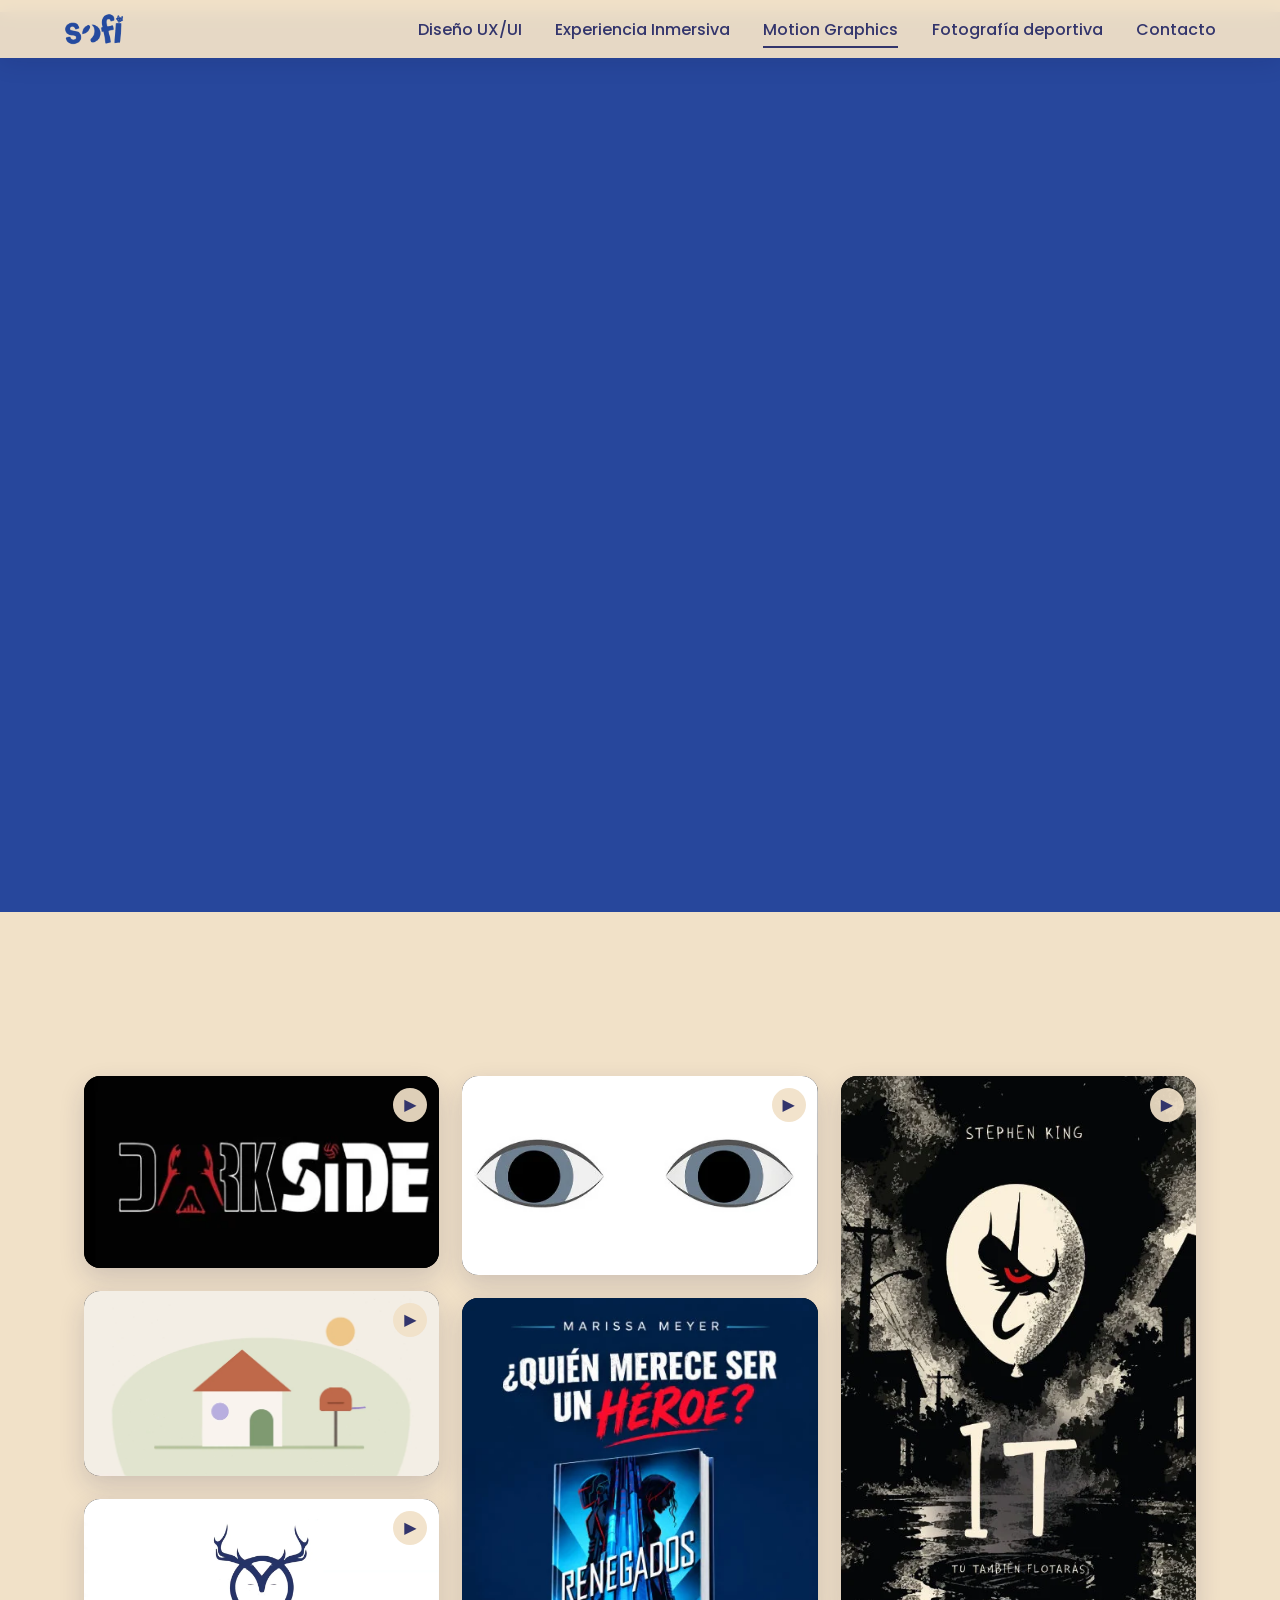
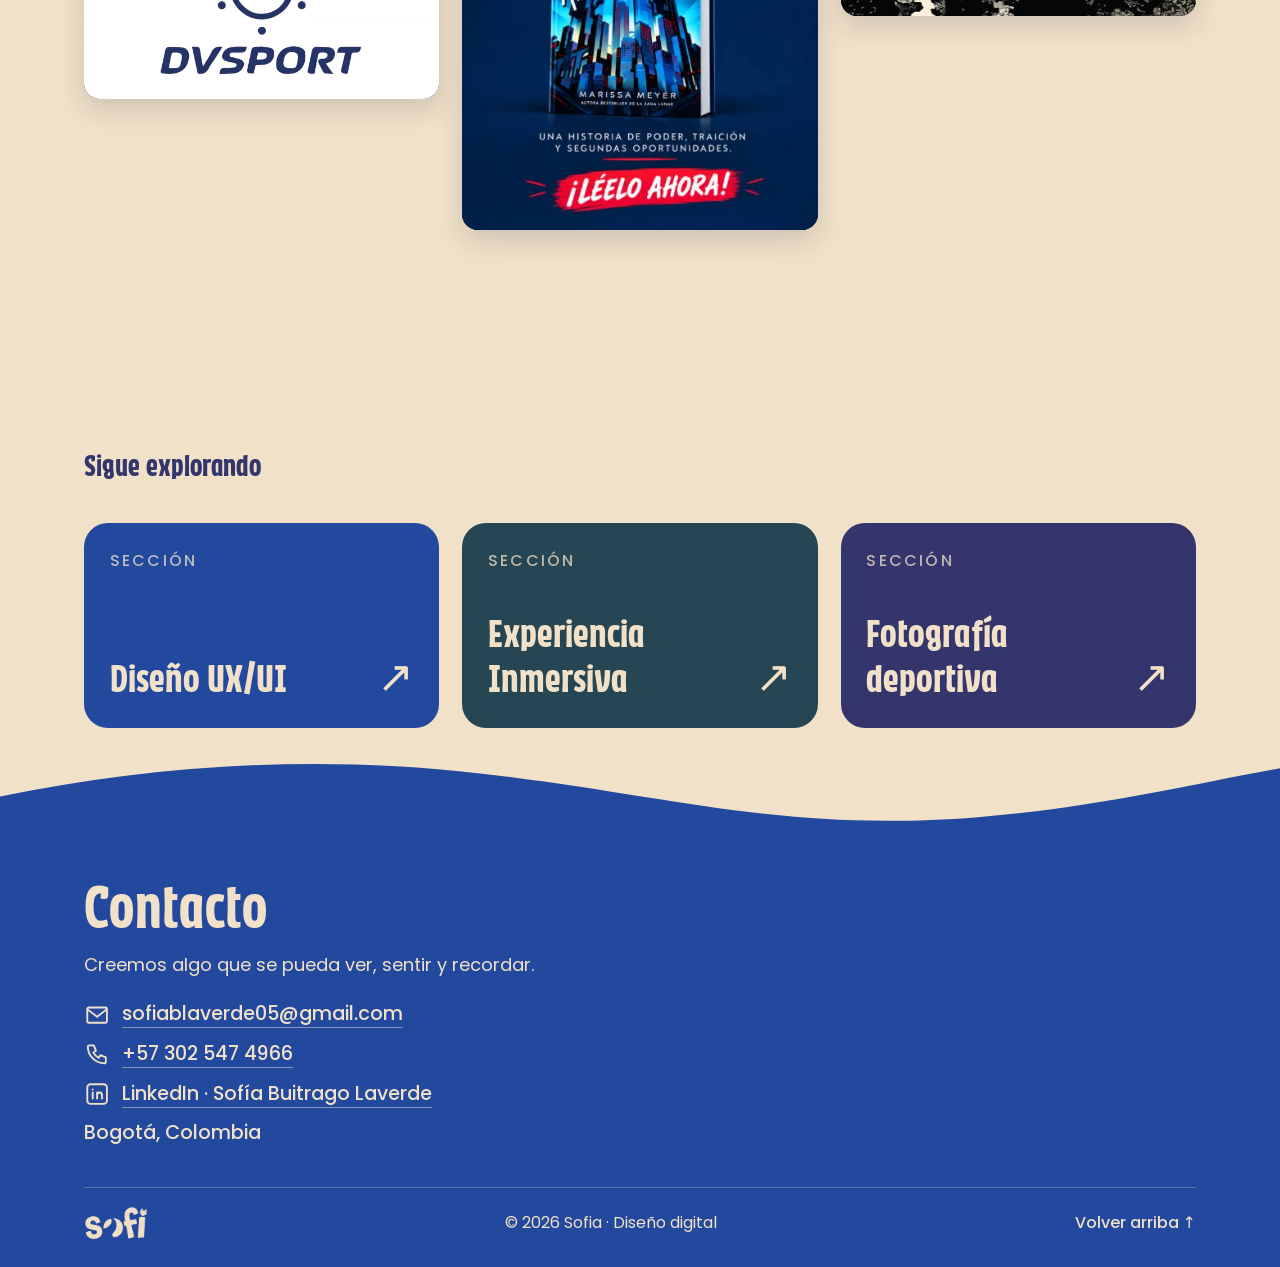
<file: motion.html>
<!DOCTYPE html>
<html lang="es">
<head>
  <meta charset="utf-8">
  <meta name="viewport" content="width=device-width, initial-scale=1">
  <title>Motion Graphics · Sofia</title>
  <meta name="description" content="Piezas de motion graphics: afiches animados, logotipos y tipografía en movimiento.">
  <meta name="theme-color" content="#23499f">
  <meta property="og:title" content="Motion Graphics · Sofia">
  <meta property="og:description" content="Piezas de motion graphics: afiches animados, logotipos y tipografía en movimiento.">
  <meta property="og:type" content="website">
  <link rel="preconnect" href="https://www.figma.com" crossorigin>
  <link rel="dns-prefetch" href="https://www.figma.com">
  <link rel="icon" href="favicon.png" type="image/png">
  <link rel="preload" href="assets/fonts/caacupe-one-latin-400-normal.woff2" as="font" type="font/woff2" crossorigin>
  <link rel="preload" href="assets/fonts/poppins-latin-400-normal.woff2" as="font" type="font/woff2" crossorigin>
  <link rel="stylesheet" href="css/styles.css">
  <script>(function(d){d.classList.add('js');try{history.scrollRestoration='manual'}catch(e){}try{if(sessionStorage.getItem('curtain')){d.classList.add('curtain-in');sessionStorage.removeItem('curtain')}}catch(e){}})(document.documentElement);</script>
</head>
<body>
  <a class="skip" href="#contenido-principal">Saltar al contenido</a>

  <div class="curtain" aria-hidden="true"><img src="assets/img/sofi-crema.png" alt="" width="372" height="197"></div>
  <div class="cursor" aria-hidden="true"><div class="cursor__ring"><span class="cursor__label"></span></div><div class="cursor__dot"></div></div>

  <header class="top">
    <a class="top__logo" href="index.html" aria-label="Inicio"><img src="assets/img/sofi-azul.png" alt="sofi" width="372" height="197"></a>
    <nav class="top__nav" aria-label="Principal"><a href="uxui.html">Diseño UX/UI</a><a href="inmersiva.html">Experiencia Inmersiva</a><a href="motion.html" aria-current="page">Motion Graphics</a><a href="fotografia.html">Fotografía deportiva</a><a href="index.html#contacto">Contacto</a></nav>
    <button class="top__menu" aria-expanded="false" aria-controls="menu"><span>Menú</span><i></i></button>
  </header>
  <nav class="menu" id="menu" aria-label="Menú principal">
    <ul class="menu__list">
        <li><a href="index.html" style="--i:0"><small>00</small>Inicio</a></li>
        <li><a href="uxui.html" style="--i:1"><small>01</small>Diseño UX/UI</a></li>
        <li><a href="inmersiva.html" style="--i:2"><small>02</small>Experiencia Inmersiva</a></li>
        <li><a href="motion.html" style="--i:3" aria-current="page"><small>03</small>Motion Graphics</a></li>
        <li><a href="fotografia.html" style="--i:4"><small>04</small>Fotografía deportiva</a></li>
        <li><a href="index.html#contacto" style="--i:5"><small>05</small>Contacto</a></li>
        </ul>
    <div class="menu__foot"><a href="mailto:sofiablaverde05@gmail.com">sofiablaverde05@gmail.com</a><span>Bogotá, Colombia</span></div>
  </nav>

  <main id="contenido-principal">
    <figure class="shero shero--full" aria-label="Motion Graphics"><div class="shero__box" style="--accent:var(--teal)">
      <video src="assets/motion/seccion-motion.mp4" poster="assets/img/seccion-motion-poster.webp" muted playsinline autoplay preload="auto" aria-hidden="true"></video>
      <div class="shero__ph" aria-hidden="true"></div>
    </div></figure>
    <section class="sec--cream motion-grid"><div class="container"><div class="masonry">
      <figure class="tile has-video" data-reveal><button class="zoom mt" data-lightbox="motion" data-full="assets/img/mg-darkside.webp" data-video="assets/motion/darkside.mp4" aria-label="Ver Darkside">
        <img class="poster" src="assets/img/mg-darkside.webp" alt="Darkside: Tipografía animada «Darkside», en blanco y rojo sobre fondo negro." width="374" height="202" loading="lazy"><video data-src="assets/motion/darkside.mp4" muted loop playsinline preload="none" aria-hidden="true"></video>
        <span class="mt__play" aria-hidden="true">▶</span></button></figure>
      <figure class="tile has-video" data-reveal><button class="zoom mt" data-lightbox="motion" data-full="assets/img/mg-carta.webp" data-video="assets/motion/mg-carta.mp4" aria-label="Ver Cada día llega una carta">
        <img class="poster" src="assets/img/mg-carta.webp" alt="Cada día llega una carta: Animación de una casa con un buzón al que llega una carta, sobre un campo verde y un sol amarillo." width="1440" height="750" loading="lazy"><video data-src="assets/motion/mg-carta.mp4" muted loop playsinline preload="none" aria-hidden="true"></video>
        <span class="mt__play" aria-hidden="true">▶</span></button></figure>
      <figure class="tile has-video" data-reveal><button class="zoom mt" data-lightbox="motion" data-full="assets/img/mg-dvsport.webp" data-video="assets/motion/dvsport.mp4" aria-label="Ver DVSPORT">
        <img class="poster" src="assets/img/mg-dvsport.webp" alt="DVSPORT: Logotipo animado de DVSPORT: un búho con astas de ciervo y el nombre de la marca." width="1280" height="720" loading="lazy"><video data-src="assets/motion/dvsport.mp4" muted loop playsinline preload="none" aria-hidden="true"></video>
        <span class="mt__play" aria-hidden="true">▶</span></button></figure>
      <figure class="tile has-video" data-reveal><button class="zoom mt" data-lightbox="motion" data-full="assets/img/mg-ojos.webp" data-video="assets/motion/ojos.mp4" aria-label="Ver Ojos">
        <img class="poster" src="assets/img/mg-ojos.webp" alt="Ojos: Pieza de motion graphics sobre fondo blanco con dos ojos abiertos." width="463" height="259" loading="lazy"><video data-src="assets/motion/ojos.mp4" muted loop playsinline preload="none" aria-hidden="true"></video>
        <span class="mt__play" aria-hidden="true">▶</span></button></figure>
      <figure class="tile" data-reveal><button class="zoom mt" data-lightbox="motion" data-full="assets/img/mg-renegados.webp" aria-label="Ver Renegados">
        <img class="poster" src="assets/img/mg-renegados.webp" alt="Renegados: Pieza de motion graphics: afiche del libro «Renegados», de Marissa Meyer." width="435" height="652" loading="lazy">
        <span class="mt__play" aria-hidden="true">▶</span></button></figure>
      <figure class="tile has-video" data-reveal><button class="zoom mt" data-lightbox="motion" data-full="assets/img/mg-it.webp" data-video="assets/motion/it-ar.mp4" aria-label="Ver It">
        <img class="poster" src="assets/img/mg-it.webp" alt="It: Afiche de «It», de Stephen King, con el globo rojo de la experiencia de realidad aumentada de Folio." width="435" height="661" loading="lazy"><video data-src="assets/motion/it-ar.mp4" muted loop playsinline preload="none" aria-hidden="true"></video>
        <span class="mt__play" aria-hidden="true">▶</span></button></figure>
    </div></div></section>

    <section class="more sec--cream">
      <div class="container">
        <h2 class="h-md" data-reveal>Sigue explorando</h2>
        <div class="more__grid" data-reveal><a class="mcard" href="uxui.html" style="--bg:var(--blue)" data-cursor="Ir"><small>Sección</small><b>Diseño UX/UI<span aria-hidden="true">↗</span></b></a><a class="mcard" href="inmersiva.html" style="--bg:var(--slate)" data-cursor="Ir"><small>Sección</small><b>Experiencia Inmersiva<span aria-hidden="true">↗</span></b></a><a class="mcard" href="fotografia.html" style="--bg:var(--navy)" data-cursor="Ir"><small>Sección</small><b>Fotografía deportiva<span aria-hidden="true">↗</span></b></a></div>
      </div>
    </section>
    <section class="sec sec--blue wave-top contact contact--compact" id="contacto">
      <div class="container">
        <h2 class="h-xl" data-reveal>Contacto</h2>
        <p class="lead" data-reveal>Creemos algo que se pueda ver, sentir y recordar.</p>
        <ul class="contact__list" data-reveal>
          <li><svg class="ci" viewBox="0 0 24 24" aria-hidden="true"><path d="M3 6.5A1.5 1.5 0 0 1 4.5 5h15A1.5 1.5 0 0 1 21 6.5v11a1.5 1.5 0 0 1-1.5 1.5h-15A1.5 1.5 0 0 1 3 17.5z"/><path d="m3.5 7 8.5 6.5L20.5 7"/></svg><a href="mailto:sofiablaverde05@gmail.com" data-cursor="Escribir">sofiablaverde05@gmail.com</a></li>
          <li><svg class="ci" viewBox="0 0 24 24" aria-hidden="true"><path d="M5 4h4l2 5-2.5 1.5a11 11 0 0 0 5 5L15 13l5 2v4a1.5 1.5 0 0 1-1.5 1.5A15.5 15.5 0 0 1 3.5 5.5 1.5 1.5 0 0 1 5 4z"/></svg><a href="tel:+573025474966" data-cursor="Llamar">+57 302 547 4966</a></li>
          <li><svg class="ci" viewBox="0 0 24 24" aria-hidden="true"><rect x="3" y="3" width="18" height="18" rx="3"/><path d="M8 10.5V16M8 7.8v.1M12 16v-5.5M12 13c0-1.7 1-2.5 2.3-2.5S16.5 11.3 16.5 13v3"/></svg><a href="https://www.linkedin.com/in/sofia-buitrago-laverde-144000360" target="_blank" rel="noopener" data-cursor="LinkedIn">LinkedIn · Sofía Buitrago Laverde</a></li>
          <li class="contact__city">Bogotá, Colombia</li>
        </ul>
        <div class="contact__foot">
          <a href="index.html" class="contact__logo" aria-label="Ir al inicio" data-cursor="Inicio"><img src="assets/img/sofi-crema.png" alt="sofi" width="372" height="197" loading="lazy"></a>
          <p>© <span data-year>2026</span> Sofia · Diseño digital</p>
          <a class="top-link" href="#" onclick="window.scrollTo({top:0,behavior:'smooth'});return false" data-cursor="Subir">Volver arriba ↑</a>
        </div>
      </div>
    </section>
  </main>

  <div class="lb" id="lightbox" role="dialog" aria-modal="true" aria-label="Visor" hidden>
    <span class="lb__count" aria-hidden="true"></span>
    <button class="lb__btn lb__close" aria-label="Cerrar" data-cursor="Cerrar">✕</button>
    <button class="lb__btn lb__prev" aria-label="Anterior" data-cursor="Anterior">←</button>
    <figure class="lb__fig"><img class="lb__img" alt=""><video class="lb__video" controls playsinline loop hidden></video><figcaption class="lb__cap"></figcaption></figure>
    <button class="lb__btn lb__next" aria-label="Siguiente" data-cursor="Siguiente">→</button>
  </div>

  <script src="js/main.js" defer></script>
</body>
</html>
</file>
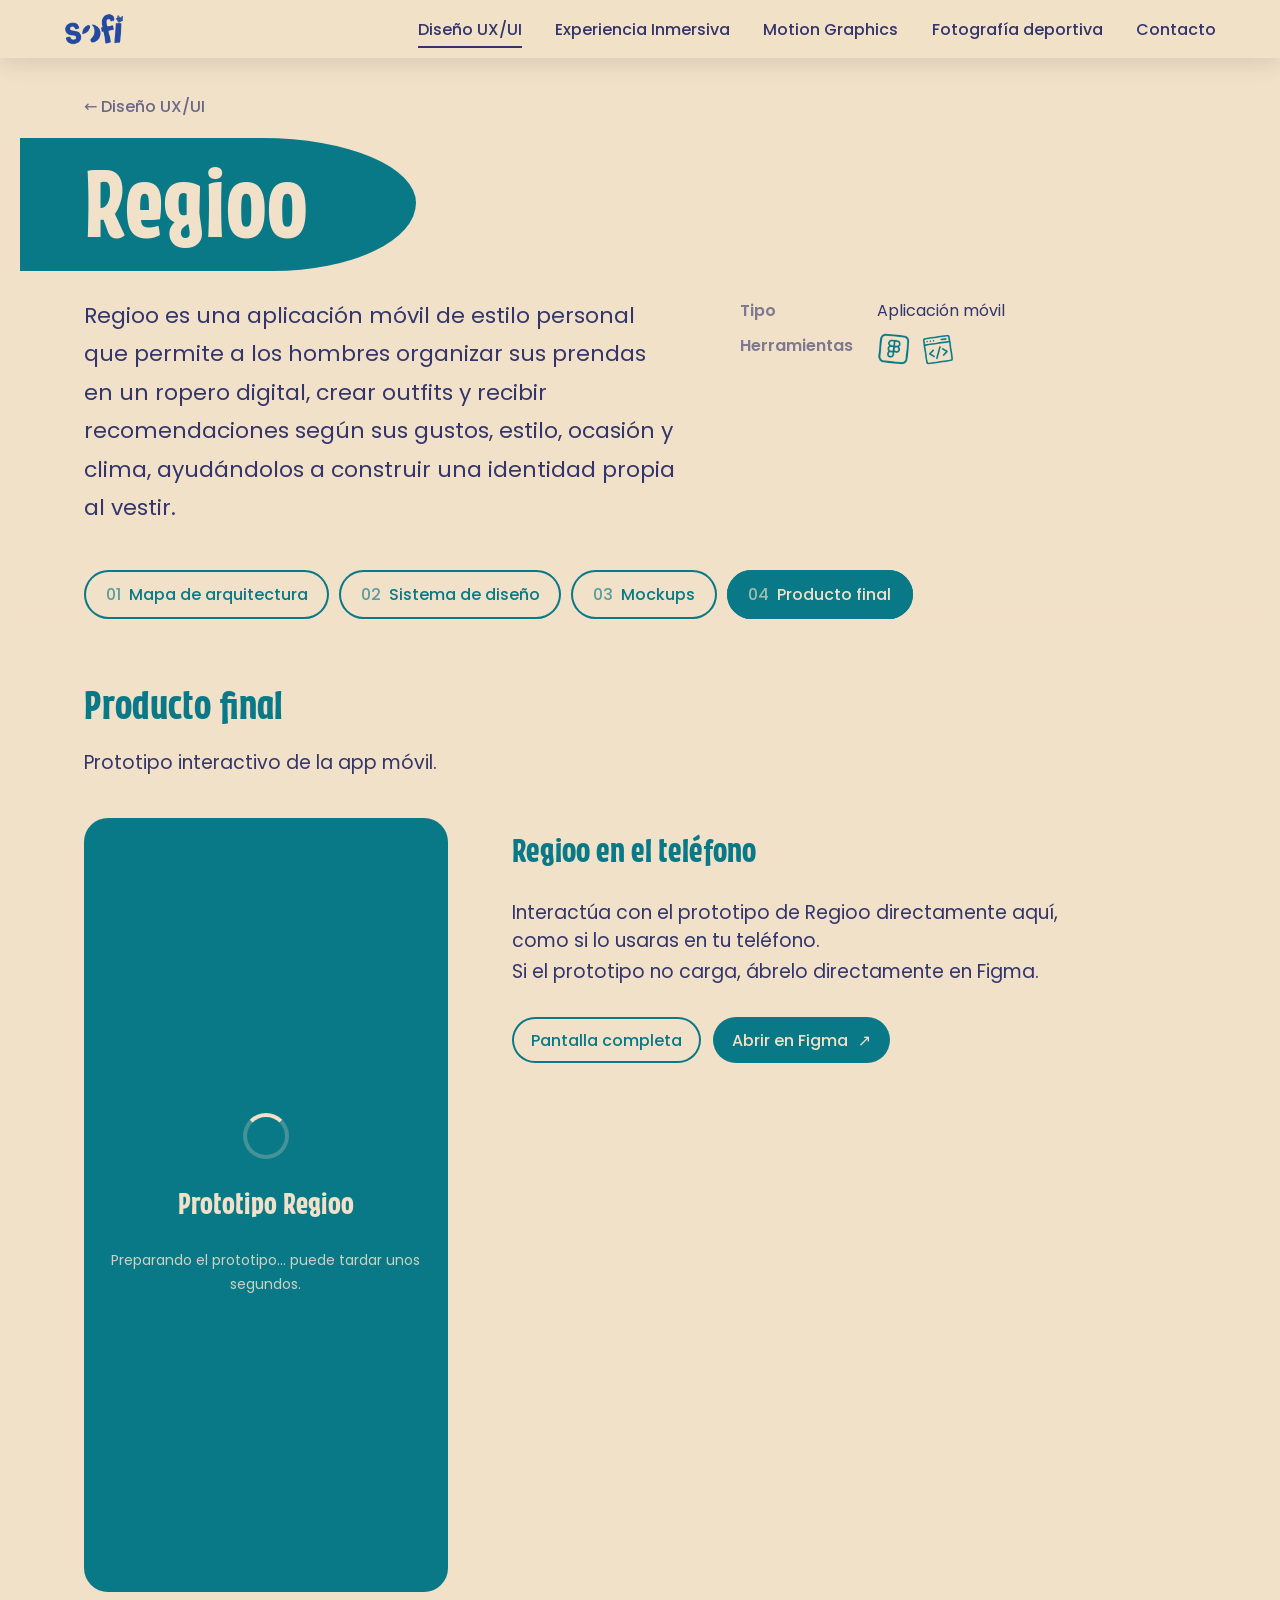
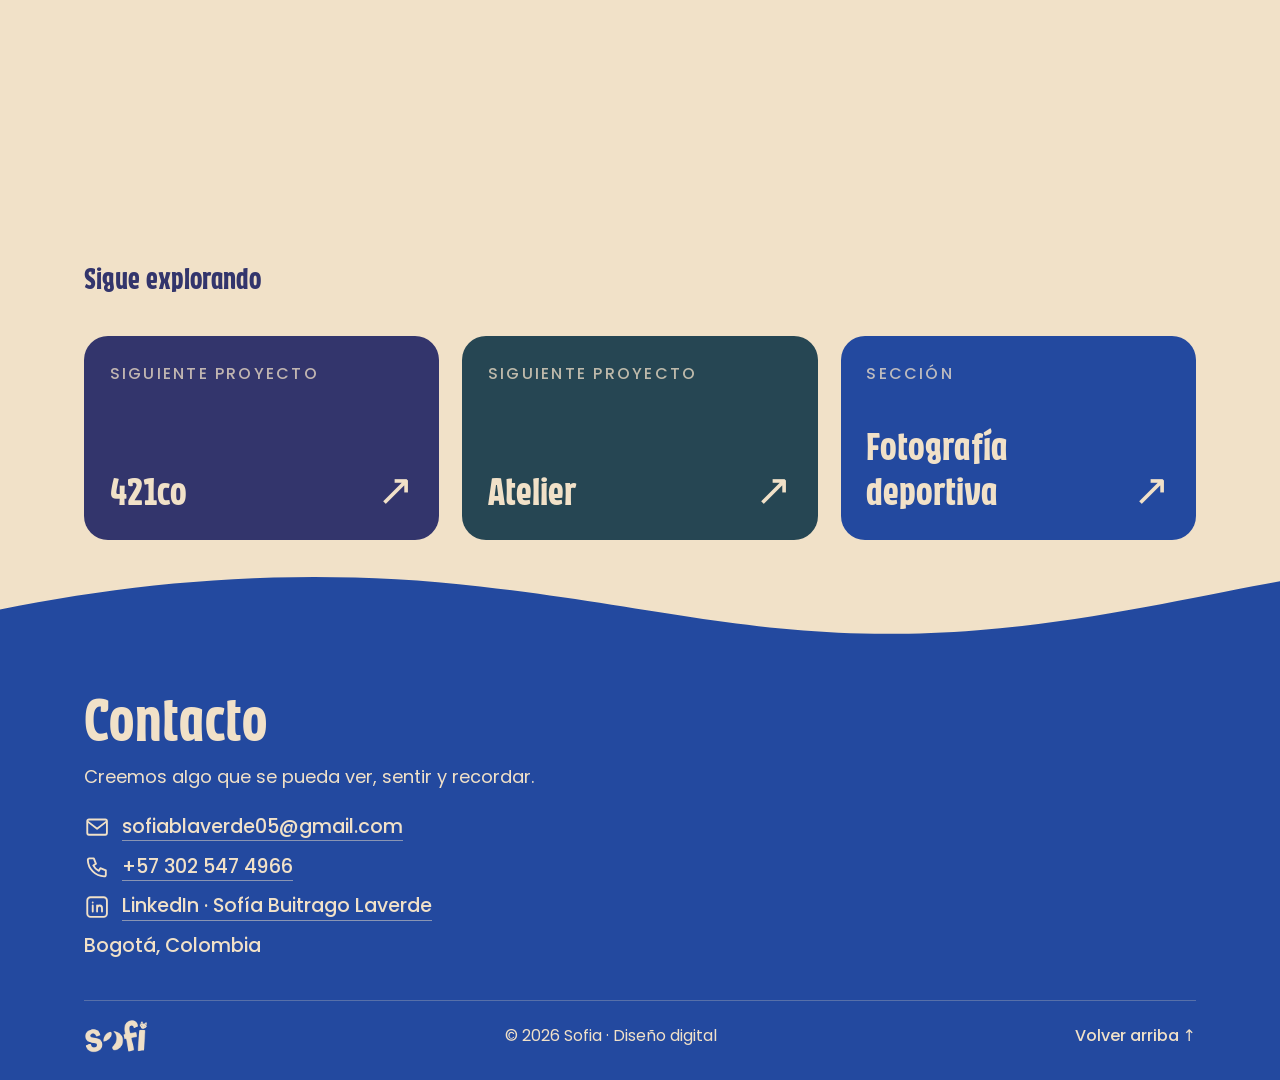
<file: regioo.html>
<!DOCTYPE html>
<html lang="es">
<head>
  <meta charset="utf-8">
  <meta name="viewport" content="width=device-width, initial-scale=1">
  <title>Regioo · Diseño UX/UI · Sofia</title>
  <meta name="description" content="Regioo es una aplicación móvil de estilo personal que permite a los hombres organizar sus prendas en un ropero digital, crear outfits y recibir recomendaci">
  <meta name="theme-color" content="#23499f">
  <meta property="og:title" content="Regioo · Diseño UX/UI · Sofia">
  <meta property="og:description" content="Regioo es una aplicación móvil de estilo personal que permite a los hombres organizar sus prendas en un ropero digital, crear outfits y recibir recomendaci">
  <meta property="og:type" content="website">
  <link rel="preconnect" href="https://www.figma.com" crossorigin>
  <link rel="dns-prefetch" href="https://www.figma.com">
  <link rel="icon" href="favicon.png" type="image/png">
  <link rel="preload" href="assets/fonts/caacupe-one-latin-400-normal.woff2" as="font" type="font/woff2" crossorigin>
  <link rel="preload" href="assets/fonts/poppins-latin-400-normal.woff2" as="font" type="font/woff2" crossorigin>
  <link rel="stylesheet" href="css/styles.css">
  <script>(function(d){d.classList.add('js');try{history.scrollRestoration='manual'}catch(e){}try{if(sessionStorage.getItem('curtain')){d.classList.add('curtain-in');sessionStorage.removeItem('curtain')}}catch(e){}})(document.documentElement);</script>
</head>
<body>
  <a class="skip" href="#contenido-principal">Saltar al contenido</a>

  <div class="curtain" aria-hidden="true"><img src="assets/img/sofi-crema.png" alt="" width="372" height="197"></div>
  <div class="cursor" aria-hidden="true"><div class="cursor__ring"><span class="cursor__label"></span></div><div class="cursor__dot"></div></div>

  <header class="top">
    <a class="top__logo" href="index.html" aria-label="Inicio"><img src="assets/img/sofi-azul.png" alt="sofi" width="372" height="197"></a>
    <nav class="top__nav" aria-label="Principal"><a href="uxui.html" aria-current="page">Diseño UX/UI</a><a href="inmersiva.html">Experiencia Inmersiva</a><a href="motion.html">Motion Graphics</a><a href="fotografia.html">Fotografía deportiva</a><a href="index.html#contacto">Contacto</a></nav>
    <button class="top__menu" aria-expanded="false" aria-controls="menu"><span>Menú</span><i></i></button>
  </header>
  <nav class="menu" id="menu" aria-label="Menú principal">
    <ul class="menu__list">
        <li><a href="index.html" style="--i:0"><small>00</small>Inicio</a></li>
        <li><a href="uxui.html" style="--i:1" aria-current="page"><small>01</small>Diseño UX/UI</a></li>
        <li><a href="inmersiva.html" style="--i:2"><small>02</small>Experiencia Inmersiva</a></li>
        <li><a href="motion.html" style="--i:3"><small>03</small>Motion Graphics</a></li>
        <li><a href="fotografia.html" style="--i:4"><small>04</small>Fotografía deportiva</a></li>
        <li><a href="index.html#contacto" style="--i:5"><small>05</small>Contacto</a></li>
        </ul>
    <div class="menu__foot"><a href="mailto:sofiablaverde05@gmail.com">sofiablaverde05@gmail.com</a><span>Bogotá, Colombia</span></div>
  </nav>

  <main id="contenido-principal" style="--accent:#097987">
    <header class="phero sec--cream">
      <div class="container">
        <a class="crumb" href="uxui.html" data-cursor="Volver">← Diseño UX/UI</a>
        <h1 class="pill" style="--accent:#097987">Regioo</h1>
        <div class="phero__grid">
          <p class="lead" data-reveal>Regioo es una aplicación móvil de estilo personal que permite a los hombres organizar sus prendas en un ropero digital, crear outfits y recibir recomendaciones según sus gustos, estilo, ocasión y clima, ayudándolos a construir una identidad propia al vestir.</p>
          <div data-reveal><dl class="meta"><dt>Tipo</dt><dd>Aplicación móvil</dd><dt>Herramientas</dt><dd><div class="tools" style="--accent:#097987"><i class="ico i-figma" role="img" aria-label="figma"></i><i class="ico i-code" role="img" aria-label="code"></i></div></dd></dl></div>
        </div>
      </div>
    </header>
    <section class="tabs sec--cream" data-tabs style="--accent:#097987">
      <div class="container">
        <div class="tabs__list" role="tablist" aria-label="Proceso del proyecto"><button class="tab" role="tab" id="t-arquitectura" aria-controls="p-arquitectura" data-hash="arquitectura" aria-selected="false" tabindex="-1"><small>01</small>Mapa de arquitectura</button><button class="tab" role="tab" id="t-sistema" aria-controls="p-sistema" data-hash="sistema" aria-selected="false" tabindex="-1"><small>02</small>Sistema de diseño</button><button class="tab" role="tab" id="t-mockups" aria-controls="p-mockups" data-hash="mockups" aria-selected="false" tabindex="-1"><small>03</small>Mockups</button><button class="tab" role="tab" id="t-final" aria-controls="p-final" data-hash="final" data-default aria-selected="false" tabindex="-1"><small>04</small>Producto final</button></div>
        <div class="tabpanel" role="tabpanel" id="p-arquitectura" aria-labelledby="t-arquitectura" hidden><div class="panel__intro"><h2>Mapa de arquitectura</h2><p>Cómo se organiza la app, de la bienvenida al menú de perfil.</p></div><div class="dscols dscols--one"><figure class="dsf dsf--wide" data-reveal><button class="zoom" data-lightbox="arq-regioo" data-full="assets/proceso/regioo/arquitectura.webp" data-title="Mapa de arquitectura de Regioo" data-cursor="Ampliar" aria-label="Ampliar: Mapa de arquitectura de Regioo"><img src="assets/proceso/regioo/arquitectura.webp" alt="Mapa conceptual de la arquitectura de Regioo: inicio y registro, cuestionario, ropero, bitácora, Reggi y menú de perfil, con sus pantallas" width="3242" height="997" loading="lazy"></button><figcaption>Mapa de arquitectura de Regioo</figcaption></figure></div>
        </div>
        <div class="tabpanel" role="tabpanel" id="p-sistema" aria-labelledby="t-sistema" hidden><div class="panel__intro"><h2>Sistema de diseño</h2><p>Color, tipografía, íconos, estados y componentes del producto, en modo claro y oscuro. Pulsa una imagen para verla completa.</p></div><h3 class="subhead">Fundamentos</h3><div class="dscols"><figure class="dsf " data-reveal><button class="zoom" data-lightbox="regio-ds" data-full="assets/proceso/regioo/paleta.webp" data-title="Paleta de color" data-cursor="Ampliar" aria-label="Ampliar: Paleta de color"><img src="assets/proceso/regioo/paleta.webp" alt="Sistema de diseño de Regioo: paleta de color" width="1584" height="1667" loading="lazy"></button><figcaption>Paleta de color</figcaption></figure><figure class="dsf " data-reveal><button class="zoom" data-lightbox="regio-ds" data-full="assets/proceso/regioo/tipografia.webp" data-title="Tipografía" data-cursor="Ampliar" aria-label="Ampliar: Tipografía"><img src="assets/proceso/regioo/tipografia.webp" alt="Sistema de diseño de Regioo: tipografía" width="1584" height="2764" loading="lazy"></button><figcaption>Tipografía</figcaption></figure><figure class="dsf " data-reveal><button class="zoom" data-lightbox="regio-ds" data-full="assets/proceso/regioo/popups.webp" data-title="Pop ups" data-cursor="Ampliar" aria-label="Ampliar: Pop ups"><img src="assets/proceso/regioo/popups.webp" alt="Sistema de diseño de Regioo: pop ups" width="1584" height="1270" loading="lazy"></button><figcaption>Pop ups</figcaption></figure><figure class="dsf " data-reveal><button class="zoom" data-lightbox="regio-ds" data-full="assets/proceso/regioo/iconos.webp" data-title="Íconos" data-cursor="Ampliar" aria-label="Ampliar: Íconos"><img src="assets/proceso/regioo/iconos.webp" alt="Sistema de diseño de Regioo: íconos" width="1584" height="3430" loading="lazy"></button><figcaption>Íconos</figcaption></figure><figure class="dsf " data-reveal><button class="zoom" data-lightbox="regio-ds" data-full="assets/proceso/regioo/estados.webp" data-title="Estados de los campos y componentes" data-cursor="Ampliar" aria-label="Ampliar: Estados de los campos y componentes"><img src="assets/proceso/regioo/estados.webp" alt="Sistema de diseño de Regioo: estados de los campos y componentes" width="1584" height="2764" loading="lazy"></button><figcaption>Estados de los campos y componentes</figcaption></figure></div><h3 class="subhead" style="margin-top:clamp(40px,6vw,90px)">Componentes · claro y oscuro</h3><div class="dspair"><figure class="dsf " data-reveal><button class="zoom" data-lightbox="regio-ds" data-full="assets/proceso/regioo/claro1.webp" data-title="Botones primarios · modo claro" data-cursor="Ampliar" aria-label="Ampliar: Botones primarios · modo claro"><img src="assets/proceso/regioo/claro1.webp" alt="Componentes en modo claro: botones primarios" width="1584" height="2205" loading="lazy"></button><figcaption>Botones primarios · modo claro</figcaption></figure><figure class="dsf " data-reveal><button class="zoom" data-lightbox="regio-ds" data-full="assets/proceso/regioo/oscuro1.webp" data-title="Botones primarios · modo oscuro" data-cursor="Ampliar" aria-label="Ampliar: Botones primarios · modo oscuro"><img src="assets/proceso/regioo/oscuro1.webp" alt="Componentes en modo oscuro: botones primarios" width="1584" height="2205" loading="lazy"></button><figcaption>Botones primarios · modo oscuro</figcaption></figure></div><div class="dspair"><figure class="dsf " data-reveal><button class="zoom" data-lightbox="regio-ds" data-full="assets/proceso/regioo/claro2.webp" data-title="Botones secundarios y de ícono · modo claro" data-cursor="Ampliar" aria-label="Ampliar: Botones secundarios y de ícono · modo claro"><img src="assets/proceso/regioo/claro2.webp" alt="Componentes en modo claro: botones secundarios y de ícono" width="1584" height="1970" loading="lazy"></button><figcaption>Botones secundarios y de ícono · modo claro</figcaption></figure><figure class="dsf " data-reveal><button class="zoom" data-lightbox="regio-ds" data-full="assets/proceso/regioo/oscuro2.webp" data-title="Botones secundarios y de ícono · modo oscuro" data-cursor="Ampliar" aria-label="Ampliar: Botones secundarios y de ícono · modo oscuro"><img src="assets/proceso/regioo/oscuro2.webp" alt="Componentes en modo oscuro: botones secundarios y de ícono" width="1584" height="1970" loading="lazy"></button><figcaption>Botones secundarios y de ícono · modo oscuro</figcaption></figure></div><div class="dspair"><figure class="dsf " data-reveal><button class="zoom" data-lightbox="regio-ds" data-full="assets/proceso/regioo/claro3.webp" data-title="Controles y destructivos · modo claro" data-cursor="Ampliar" aria-label="Ampliar: Controles y destructivos · modo claro"><img src="assets/proceso/regioo/claro3.webp" alt="Componentes en modo claro: controles y destructivos" width="1584" height="1585" loading="lazy"></button><figcaption>Controles y destructivos · modo claro</figcaption></figure><figure class="dsf " data-reveal><button class="zoom" data-lightbox="regio-ds" data-full="assets/proceso/regioo/oscuro3.webp" data-title="Controles y destructivos · modo oscuro" data-cursor="Ampliar" aria-label="Ampliar: Controles y destructivos · modo oscuro"><img src="assets/proceso/regioo/oscuro3.webp" alt="Componentes en modo oscuro: controles y destructivos" width="1584" height="1585" loading="lazy"></button><figcaption>Controles y destructivos · modo oscuro</figcaption></figure></div><div class="dspair"><figure class="dsf " data-reveal><button class="zoom" data-lightbox="regio-ds" data-full="assets/proceso/regioo/claro4.webp" data-title="Navegación · modo claro" data-cursor="Ampliar" aria-label="Ampliar: Navegación · modo claro"><img src="assets/proceso/regioo/claro4.webp" alt="Componentes en modo claro: navegación" width="1584" height="2006" loading="lazy"></button><figcaption>Navegación · modo claro</figcaption></figure><figure class="dsf " data-reveal><button class="zoom" data-lightbox="regio-ds" data-full="assets/proceso/regioo/oscuro4.webp" data-title="Navegación · modo oscuro" data-cursor="Ampliar" aria-label="Ampliar: Navegación · modo oscuro"><img src="assets/proceso/regioo/oscuro4.webp" alt="Componentes en modo oscuro: navegación" width="1584" height="2006" loading="lazy"></button><figcaption>Navegación · modo oscuro</figcaption></figure></div>
        </div>
        <div class="tabpanel" role="tabpanel" id="p-mockups" aria-labelledby="t-mockups" hidden><div class="panel__intro"><h2>Mockups</h2><p>Pantallas de la app móvil: registro, ropero digital, bitácora y outfits.</p></div><div class="stage" data-reveal><img class="fade-edges" src="assets/img/regio-phones.webp" alt="Pantallas de la app móvil Regioo: registro, ropero digital, bitácora de tableros e inspiración de outfits" width="1620" height="750" loading="lazy"></div></div>
        <div class="tabpanel" role="tabpanel" id="p-final" aria-labelledby="t-final" hidden><div class="panel__intro"><h2>Producto final</h2><p>Prototipo interactivo de la app móvil.</p></div><div class="psplit"><div class="psplit__media"><div class="embed embed--tall embed--phone" id="emb-regioo">
              <div class="embed__ph">
                <img src="assets/img/regio-phones.webp" alt="" width="1620" height="750">
                <b>Prototipo Regioo</b>
                <p>App móvil: ropero digital, outfits y recomendaciones. Úsala aquí mismo.</p>
                <button class="btn btn--cream" data-embed="https://www.figma.com/embed?embed_host=share&amp;hide-ui=1&amp;hotspot-hints=0&amp;url=https%3A%2F%2Fwww.figma.com%2Fproto%2FUvb4D0xiLBQ5HKZU6VnAQQ%2FRegio%3Fnode-id%3D375-988%26t%3DPcUnItBQALy2nxgP-1%26scaling%3Dscale-down%26content-scaling%3Dfixed%26page-id%3D64%253A4%26starting-point-node-id%3D69%253A251" data-title="Prototipo Regioo" data-cursor="Abrir">Abrir prototipo interactivo <span aria-hidden="true">→</span></button>
              </div>
            </div></div><div class="psplit__side"><h3 class="subhead">Regioo en el teléfono</h3><p class="psplit__txt">Interactúa con el prototipo de Regioo directamente aquí, como si lo usaras en tu teléfono.</p>
              <p class="psplit__txt">Si el prototipo no carga, ábrelo directamente en Figma.</p>
            <div class="psplit__act">
              <span class="btn-row"><button class="btn btn--ghost" data-fs="emb-regioo">Pantalla completa</button><a class="btn" href="https://www.figma.com/proto/Uvb4D0xiLBQ5HKZU6VnAQQ/Regio?node-id=375-988&amp;t=PcUnItBQALy2nxgP-1&amp;scaling=scale-down&amp;content-scaling=fixed&amp;page-id=64%3A4&amp;starting-point-node-id=69%3A251" target="_blank" rel="noopener">Abrir en Figma <span aria-hidden="true">↗</span></a></span>
            </div></div></div></div>
      </div>
    </section>

    <section class="more sec--cream">
      <div class="container">
        <h2 class="h-md" data-reveal>Sigue explorando</h2>
        <div class="more__grid" data-reveal><a class="mcard" href="421co.html" style="--bg:var(--navy)" data-cursor="Ir"><small>Siguiente proyecto</small><b>421co<span aria-hidden="true">↗</span></b></a><a class="mcard" href="atelier.html" style="--bg:var(--slate)" data-cursor="Ir"><small>Siguiente proyecto</small><b>Atelier<span aria-hidden="true">↗</span></b></a><a class="mcard" href="fotografia.html" style="--bg:var(--blue)" data-cursor="Ir"><small>Sección</small><b>Fotografía deportiva<span aria-hidden="true">↗</span></b></a></div>
      </div>
    </section>
    <section class="sec sec--blue wave-top contact contact--compact" id="contacto">
      <div class="container">
        <h2 class="h-xl" data-reveal>Contacto</h2>
        <p class="lead" data-reveal>Creemos algo que se pueda ver, sentir y recordar.</p>
        <ul class="contact__list" data-reveal>
          <li><svg class="ci" viewBox="0 0 24 24" aria-hidden="true"><path d="M3 6.5A1.5 1.5 0 0 1 4.5 5h15A1.5 1.5 0 0 1 21 6.5v11a1.5 1.5 0 0 1-1.5 1.5h-15A1.5 1.5 0 0 1 3 17.5z"/><path d="m3.5 7 8.5 6.5L20.5 7"/></svg><a href="mailto:sofiablaverde05@gmail.com" data-cursor="Escribir">sofiablaverde05@gmail.com</a></li>
          <li><svg class="ci" viewBox="0 0 24 24" aria-hidden="true"><path d="M5 4h4l2 5-2.5 1.5a11 11 0 0 0 5 5L15 13l5 2v4a1.5 1.5 0 0 1-1.5 1.5A15.5 15.5 0 0 1 3.5 5.5 1.5 1.5 0 0 1 5 4z"/></svg><a href="tel:+573025474966" data-cursor="Llamar">+57 302 547 4966</a></li>
          <li><svg class="ci" viewBox="0 0 24 24" aria-hidden="true"><rect x="3" y="3" width="18" height="18" rx="3"/><path d="M8 10.5V16M8 7.8v.1M12 16v-5.5M12 13c0-1.7 1-2.5 2.3-2.5S16.5 11.3 16.5 13v3"/></svg><a href="https://www.linkedin.com/in/sofia-buitrago-laverde-144000360" target="_blank" rel="noopener" data-cursor="LinkedIn">LinkedIn · Sofía Buitrago Laverde</a></li>
          <li class="contact__city">Bogotá, Colombia</li>
        </ul>
        <div class="contact__foot">
          <a href="index.html" class="contact__logo" aria-label="Ir al inicio" data-cursor="Inicio"><img src="assets/img/sofi-crema.png" alt="sofi" width="372" height="197" loading="lazy"></a>
          <p>© <span data-year>2026</span> Sofia · Diseño digital</p>
          <a class="top-link" href="#" onclick="window.scrollTo({top:0,behavior:'smooth'});return false" data-cursor="Subir">Volver arriba ↑</a>
        </div>
      </div>
    </section>
  </main>

  <div class="lb" id="lightbox" role="dialog" aria-modal="true" aria-label="Visor" hidden>
    <span class="lb__count" aria-hidden="true"></span>
    <button class="lb__btn lb__close" aria-label="Cerrar" data-cursor="Cerrar">✕</button>
    <button class="lb__btn lb__prev" aria-label="Anterior" data-cursor="Anterior">←</button>
    <figure class="lb__fig"><img class="lb__img" alt=""><video class="lb__video" controls playsinline loop hidden></video><figcaption class="lb__cap"></figcaption></figure>
    <button class="lb__btn lb__next" aria-label="Siguiente" data-cursor="Siguiente">→</button>
  </div>

  <script src="js/main.js" defer></script>
</body>
</html>
</file>
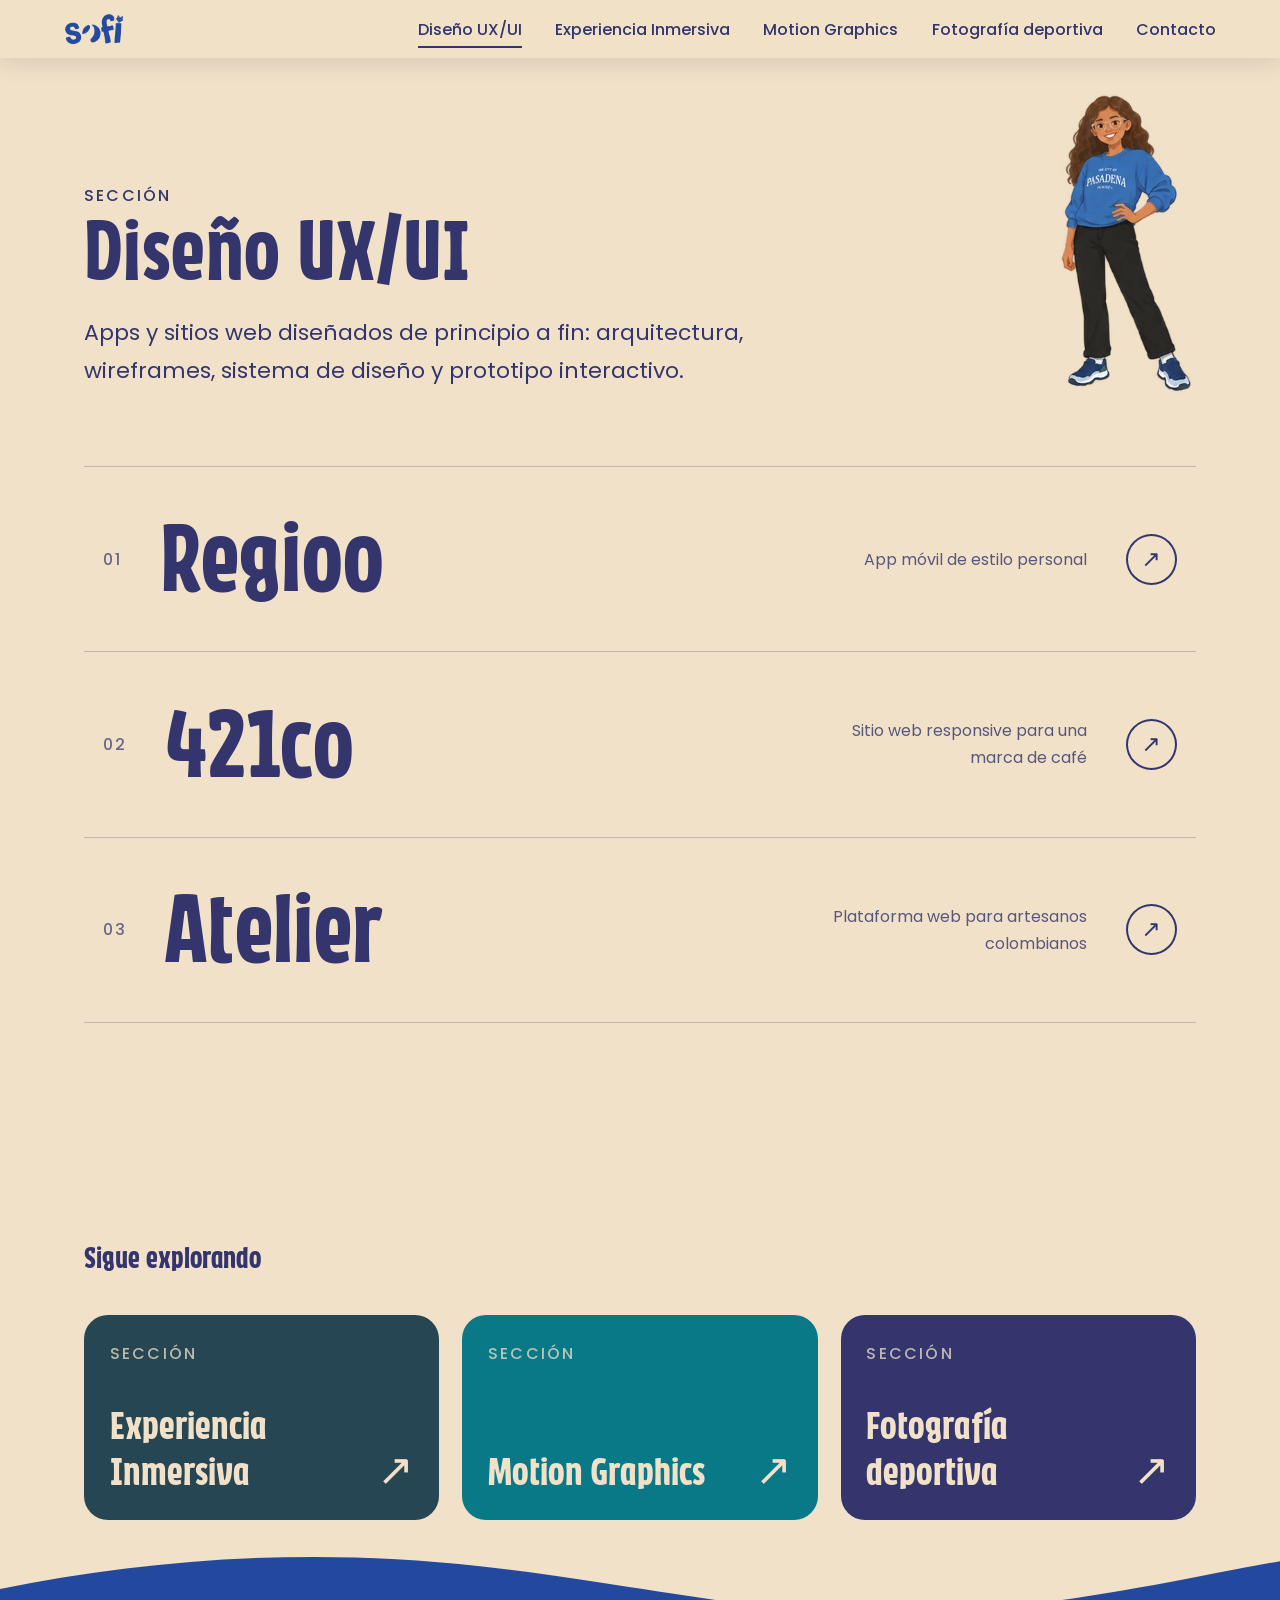
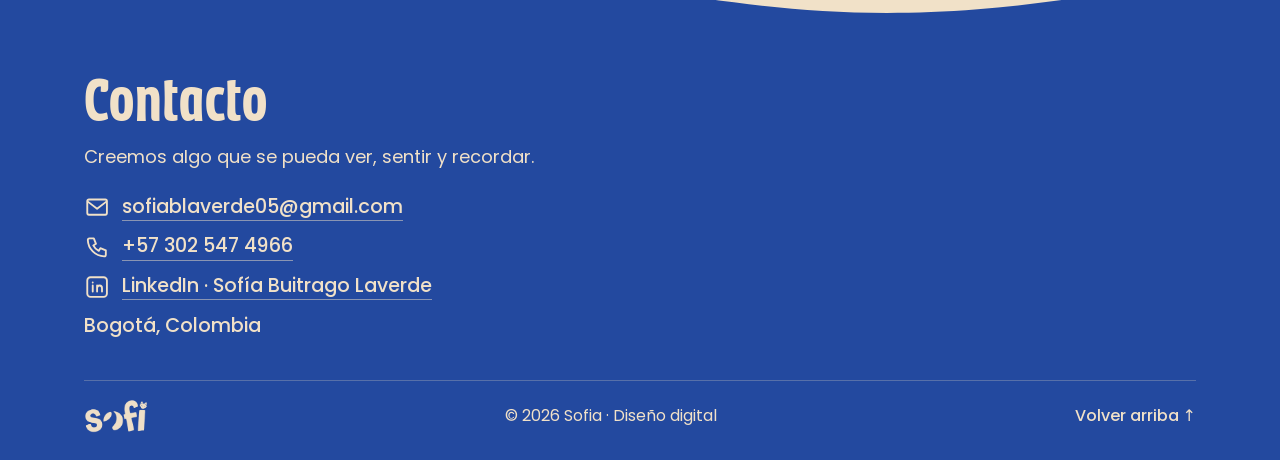
<file: uxui.html>
<!DOCTYPE html>
<html lang="es">
<head>
  <meta charset="utf-8">
  <meta name="viewport" content="width=device-width, initial-scale=1">
  <title>Diseño UX/UI · Sofia</title>
  <meta name="description" content="Apps y sitios web diseñados de principio a fin: arquitectura, wireframes, sistema de diseño y prototipo interactivo.">
  <meta name="theme-color" content="#23499f">
  <meta property="og:title" content="Diseño UX/UI · Sofia">
  <meta property="og:description" content="Apps y sitios web diseñados de principio a fin: arquitectura, wireframes, sistema de diseño y prototipo interactivo.">
  <meta property="og:type" content="website">
  <link rel="preconnect" href="https://www.figma.com" crossorigin>
  <link rel="dns-prefetch" href="https://www.figma.com">
  <link rel="icon" href="favicon.png" type="image/png">
  <link rel="preload" href="assets/fonts/caacupe-one-latin-400-normal.woff2" as="font" type="font/woff2" crossorigin>
  <link rel="preload" href="assets/fonts/poppins-latin-400-normal.woff2" as="font" type="font/woff2" crossorigin>
  <link rel="stylesheet" href="css/styles.css">
  <script>(function(d){d.classList.add('js');try{history.scrollRestoration='manual'}catch(e){}try{if(sessionStorage.getItem('curtain')){d.classList.add('curtain-in');sessionStorage.removeItem('curtain')}}catch(e){}})(document.documentElement);</script>
</head>
<body>
  <a class="skip" href="#contenido-principal">Saltar al contenido</a>

  <div class="curtain" aria-hidden="true"><img src="assets/img/sofi-crema.png" alt="" width="372" height="197"></div>
  <div class="cursor" aria-hidden="true"><div class="cursor__ring"><span class="cursor__label"></span></div><div class="cursor__dot"></div></div>

  <header class="top">
    <a class="top__logo" href="index.html" aria-label="Inicio"><img src="assets/img/sofi-azul.png" alt="sofi" width="372" height="197"></a>
    <nav class="top__nav" aria-label="Principal"><a href="uxui.html" aria-current="page">Diseño UX/UI</a><a href="inmersiva.html">Experiencia Inmersiva</a><a href="motion.html">Motion Graphics</a><a href="fotografia.html">Fotografía deportiva</a><a href="index.html#contacto">Contacto</a></nav>
    <button class="top__menu" aria-expanded="false" aria-controls="menu"><span>Menú</span><i></i></button>
  </header>
  <nav class="menu" id="menu" aria-label="Menú principal">
    <ul class="menu__list">
        <li><a href="index.html" style="--i:0"><small>00</small>Inicio</a></li>
        <li><a href="uxui.html" style="--i:1" aria-current="page"><small>01</small>Diseño UX/UI</a></li>
        <li><a href="inmersiva.html" style="--i:2"><small>02</small>Experiencia Inmersiva</a></li>
        <li><a href="motion.html" style="--i:3"><small>03</small>Motion Graphics</a></li>
        <li><a href="fotografia.html" style="--i:4"><small>04</small>Fotografía deportiva</a></li>
        <li><a href="index.html#contacto" style="--i:5"><small>05</small>Contacto</a></li>
        </ul>
    <div class="menu__foot"><a href="mailto:sofiablaverde05@gmail.com">sofiablaverde05@gmail.com</a><span>Bogotá, Colombia</span></div>
  </nav>

  <main id="contenido-principal">
    <section class="intro sec--cream">
      <div class="container intro__wrap">
        <div>
        <p class="eyebrow" data-reveal>Sección</p>
        <h1 class="h-xl" data-reveal>Diseño UX/UI</h1>
        <p class="lead" data-reveal>Apps y sitios web diseñados de principio a fin: arquitectura, wireframes, sistema de diseño y prototipo interactivo.</p>
        </div>
        <img class="intro__pose" src="assets/img/pose-cadera.webp" alt="" width="202" height="442" loading="lazy" data-reveal>
      </div>
    </section>
    <section class="worklist sec--cream"><div class="container">
      <a class="row" href="regioo.html" style="--accent:#097987" data-cursor="Ver" data-reveal>
        <span class="row__n">01</span><span class="row__t">Regioo</span><span class="row__d">App móvil de estilo personal</span><span class="row__go" aria-hidden="true">↗</span>
        <img class="row__thumb" src="assets/img/regio-phones.webp" alt="" loading="lazy" width="600" height="338">
      </a>
      <a class="row" href="421co.html" style="--accent:#33356c" data-cursor="Ver" data-reveal>
        <span class="row__n">02</span><span class="row__t">421co</span><span class="row__d">Sitio web responsive para una marca de café</span><span class="row__go" aria-hidden="true">↗</span>
        <img class="row__thumb" src="assets/img/421-laptop.webp" alt="" loading="lazy" width="600" height="338">
      </a>
      <a class="row" href="atelier.html" style="--accent:#264653" data-cursor="Ver" data-reveal>
        <span class="row__n">03</span><span class="row__t">Atelier</span><span class="row__d">Plataforma web para artesanos colombianos</span><span class="row__go" aria-hidden="true">↗</span>
        <img class="row__thumb" src="assets/img/atelier-3.webp" alt="" loading="lazy" width="600" height="338">
      </a>
    </div></section>

    <section class="more sec--cream">
      <div class="container">
        <h2 class="h-md" data-reveal>Sigue explorando</h2>
        <div class="more__grid" data-reveal><a class="mcard" href="inmersiva.html" style="--bg:var(--slate)" data-cursor="Ir"><small>Sección</small><b>Experiencia Inmersiva<span aria-hidden="true">↗</span></b></a><a class="mcard" href="motion.html" style="--bg:var(--teal)" data-cursor="Ir"><small>Sección</small><b>Motion Graphics<span aria-hidden="true">↗</span></b></a><a class="mcard" href="fotografia.html" style="--bg:var(--navy)" data-cursor="Ir"><small>Sección</small><b>Fotografía deportiva<span aria-hidden="true">↗</span></b></a></div>
      </div>
    </section>
    <section class="sec sec--blue wave-top contact contact--compact" id="contacto">
      <div class="container">
        <h2 class="h-xl" data-reveal>Contacto</h2>
        <p class="lead" data-reveal>Creemos algo que se pueda ver, sentir y recordar.</p>
        <ul class="contact__list" data-reveal>
          <li><svg class="ci" viewBox="0 0 24 24" aria-hidden="true"><path d="M3 6.5A1.5 1.5 0 0 1 4.5 5h15A1.5 1.5 0 0 1 21 6.5v11a1.5 1.5 0 0 1-1.5 1.5h-15A1.5 1.5 0 0 1 3 17.5z"/><path d="m3.5 7 8.5 6.5L20.5 7"/></svg><a href="mailto:sofiablaverde05@gmail.com" data-cursor="Escribir">sofiablaverde05@gmail.com</a></li>
          <li><svg class="ci" viewBox="0 0 24 24" aria-hidden="true"><path d="M5 4h4l2 5-2.5 1.5a11 11 0 0 0 5 5L15 13l5 2v4a1.5 1.5 0 0 1-1.5 1.5A15.5 15.5 0 0 1 3.5 5.5 1.5 1.5 0 0 1 5 4z"/></svg><a href="tel:+573025474966" data-cursor="Llamar">+57 302 547 4966</a></li>
          <li><svg class="ci" viewBox="0 0 24 24" aria-hidden="true"><rect x="3" y="3" width="18" height="18" rx="3"/><path d="M8 10.5V16M8 7.8v.1M12 16v-5.5M12 13c0-1.7 1-2.5 2.3-2.5S16.5 11.3 16.5 13v3"/></svg><a href="https://www.linkedin.com/in/sofia-buitrago-laverde-144000360" target="_blank" rel="noopener" data-cursor="LinkedIn">LinkedIn · Sofía Buitrago Laverde</a></li>
          <li class="contact__city">Bogotá, Colombia</li>
        </ul>
        <div class="contact__foot">
          <a href="index.html" class="contact__logo" aria-label="Ir al inicio" data-cursor="Inicio"><img src="assets/img/sofi-crema.png" alt="sofi" width="372" height="197" loading="lazy"></a>
          <p>© <span data-year>2026</span> Sofia · Diseño digital</p>
          <a class="top-link" href="#" onclick="window.scrollTo({top:0,behavior:'smooth'});return false" data-cursor="Subir">Volver arriba ↑</a>
        </div>
      </div>
    </section>
  </main>

  <script src="js/main.js" defer></script>
</body>
</html>
</file>
<file: css/styles.css>
/* =====================================================
   Portafolio · Sofia — estilos (versión multipágina)
   Paleta y tipografías tomadas del PDF del portafolio
   ===================================================== */

@font-face{font-family:"Caacupe One";src:url("../assets/fonts/caacupe-one-latin-400-normal.woff2") format("woff2");font-weight:400;font-display:swap}
@font-face{font-family:"Poppins";src:url("../assets/fonts/poppins-latin-400-normal.woff2") format("woff2");font-weight:400;font-display:swap}
@font-face{font-family:"Poppins";src:url("../assets/fonts/poppins-latin-500-normal.woff2") format("woff2");font-weight:500;font-display:swap}
@font-face{font-family:"Poppins";src:url("../assets/fonts/poppins-latin-600-normal.woff2") format("woff2");font-weight:600;font-display:swap}

:root{
  --blue:#23499f;
  --navy:#33356c;
  --cream:#f1e1c8;
  --teal:#097987;
  --slate:#264653;
  --f-display:"Caacupe One","Arial Narrow",Impact,sans-serif;
  --f-body:"Poppins",system-ui,-apple-system,"Segoe UI",sans-serif;
  --ease:cubic-bezier(.22,1,.36,1);
  --pad:clamp(20px,5vw,72px);
  --wave-h:clamp(44px,7.5vw,120px);
  --wave:url("data:image/svg+xml,%3Csvg xmlns='http://www.w3.org/2000/svg' viewBox='0 0 1440 120' preserveAspectRatio='none'%3E%3Cpath d='M0 120V66C170 18 350 0 540 30c220 35 340 92 560 68 130-14 250-54 340-76V120Z'/%3E%3C/svg%3E");
}

*,*::before,*::after{box-sizing:border-box}
html{scroll-behavior:smooth;scroll-padding-top:90px;-webkit-text-size-adjust:100%;overflow-x:clip}
body{margin:0;background:var(--cream);color:var(--navy);font-family:var(--f-body);font-size:clamp(16px,1.05vw + 10px,19px);line-height:1.7;overflow-x:clip;-webkit-font-smoothing:antialiased}
img,video{display:block;max-width:100%;height:auto}
[hidden]{display:none!important}
a{color:inherit}
h1,h2,h3,h4,p,ul,ol,figure,dl,dd{margin:0}
ul,ol{padding:0;list-style:none}
button{font:inherit;color:inherit;background:none;border:0;padding:0;cursor:pointer}
:focus-visible{outline:3px solid var(--cream);outline-offset:3px;box-shadow:0 0 0 6px var(--navy);border-radius:6px}
.sr-only{position:absolute;width:1px;height:1px;overflow:hidden;clip:rect(0 0 0 0);white-space:nowrap}
.skip{position:fixed;left:12px;top:-60px;z-index:3000;background:var(--cream);padding:.6em 1em;border-radius:8px;transition:top .2s}
.skip:focus{top:12px}
.container{width:min(100%,1240px);margin-inline:auto;padding-inline:var(--pad)}
.center{text-align:center;margin-top:clamp(36px,5vw,72px)}
body.is-loading{overflow:hidden}
body.menu-open{overflow:hidden}

/* ---------- tipografía ---------- */
.h-xl{font-family:var(--f-display);font-weight:400;font-size:clamp(46px,7.4vw,118px);line-height:1;letter-spacing:.005em;text-wrap:balance}
.h-lg{font-family:var(--f-display);font-weight:400;font-size:clamp(36px,5vw,76px);line-height:1.05;text-wrap:balance}
.h-md{font-family:var(--f-display);font-weight:400;font-size:clamp(26px,2.6vw,38px);line-height:1.1;margin-bottom:.5em}
.lead{font-size:clamp(17px,1.25vw + 9px,22px);line-height:1.75;max-width:34em}
.eyebrow{font:500 13px/1 var(--f-body);letter-spacing:.14em;text-transform:uppercase;opacity:.65}

/* ---------- ondas ---------- */
.wave-top{position:relative}
.wave-top::before{content:"";position:absolute;left:0;right:0;top:1px;height:var(--wave-h);transform:translateY(-100%);background:var(--wave-bg,var(--cream));-webkit-mask:var(--wave) center/100% 100% no-repeat;mask:var(--wave) center/100% 100% no-repeat;pointer-events:none}
.sec{position:relative;padding:clamp(80px,11vw,170px) 0}
.sec--cream{background:var(--cream);--wave-bg:var(--cream)}
.sec--blue{background:var(--blue);color:var(--cream);--wave-bg:var(--blue)}
.sec--navy{background:var(--navy);color:var(--cream);--wave-bg:var(--navy)}

/* ---------- cortina de transición entre páginas ---------- */
.curtain{position:fixed;inset:0;z-index:2500;background:var(--blue);display:grid;place-items:center;pointer-events:none;transform:translateY(calc(-100% - var(--wave-h)));transition:transform .85s var(--ease)}
.curtain::after{content:"";position:absolute;left:0;right:0;top:calc(100% - 1px);height:var(--wave-h);background:var(--blue);transform:scaleY(-1);transform-origin:top;-webkit-mask:var(--wave) center/100% 100% no-repeat;mask:var(--wave) center/100% 100% no-repeat}
.curtain img{width:min(34vw,200px);opacity:0;transition:opacity .4s}
html.curtain-in .curtain{transform:none;pointer-events:all}
html.curtain-in .curtain img{opacity:1;transition-delay:.35s}
html:not(.js) .curtain{display:none}

/* ---------- carga (solo en el inicio, primera visita) ---------- */
.loader{position:fixed;inset:0;z-index:1000;background:var(--blue);color:var(--cream);display:grid;place-items:center;transition:transform 1.1s var(--ease)}
.loader::after{content:"";position:absolute;left:0;right:0;top:calc(100% - 1px);height:var(--wave-h);background:var(--blue);transform:scaleY(-1);transform-origin:top;-webkit-mask:var(--wave) center/100% 100% no-repeat;mask:var(--wave) center/100% 100% no-repeat}
.loader.is-done{transform:translateY(calc(-100% - var(--wave-h)))}
.loader__inner{display:grid;justify-items:center;gap:clamp(8px,2vw,24px)}
.loader__logo{position:relative;width:min(52vw,340px);aspect-ratio:372/197}
.loader__logo img{position:absolute;inset:0;width:100%;height:100%}
.loader__base{opacity:.22}
.loader__fill{clip-path:inset(calc(100% - var(--p,0) * 1%) 0 0 0)}
.loader__count{font-family:var(--f-display);font-size:clamp(54px,10vw,132px);line-height:1;font-variant-numeric:tabular-nums}
.loader__count small{font-size:.4em;margin-left:.1em}
html:not(.js) .loader{display:none}

/* ---------- cursor personalizado ---------- */
.cursor,.list-preview{display:none}
html.has-cursor,html.has-cursor *{cursor:none!important}
html.has-cursor .cursor{display:block;position:fixed;left:0;top:0;z-index:3500;pointer-events:none}
.cursor__dot,.cursor__ring{position:absolute;left:0;top:0;border-radius:50%;pointer-events:none;will-change:transform}
.cursor__dot{width:10px;height:10px;margin:-5px 0 0 -5px;background:var(--cream);box-shadow:0 0 0 2px var(--navy);transition:opacity .2s}
.cursor__ring{width:44px;height:44px;margin:-22px 0 0 -22px;box-shadow:0 0 0 1.5px var(--cream),inset 0 0 0 1.5px var(--navy);display:grid;place-items:center;transition:width .35s var(--ease),height .35s var(--ease),margin .35s var(--ease),background-color .3s,box-shadow .3s}
.cursor__label{font:500 12px/1 var(--f-body);color:var(--navy);opacity:0;transition:opacity .2s;white-space:nowrap;letter-spacing:.02em}
.cursor.is-link .cursor__ring{width:66px;height:66px;margin:-33px 0 0 -33px}
.cursor.is-label .cursor__ring{width:92px;height:92px;margin:-46px 0 0 -46px;background:var(--cream);box-shadow:0 0 0 2px var(--navy)}
.cursor.is-label .cursor__label{opacity:1}
.cursor.is-label .cursor__dot{opacity:0}
.cursor.is-hidden{opacity:0}
html.has-cursor .list-preview{display:block;position:fixed;left:0;top:0;z-index:50;width:clamp(160px,17vw,270px);aspect-ratio:4/5;object-fit:cover;border-radius:16px;box-shadow:0 20px 50px rgba(20,20,60,.35);pointer-events:none;opacity:0;scale:.7;transition:opacity .35s var(--ease),scale .45s var(--ease);background:var(--cream)}
html.has-cursor .list-preview.is-on{opacity:1;scale:1}

/* ---------- barra superior + menú ---------- */
.top{position:fixed;z-index:700;top:0;left:0;right:0;display:flex;align-items:center;justify-content:space-between;gap:24px;padding:10px var(--pad);background:rgba(241,225,200,.95);backdrop-filter:blur(8px);box-shadow:0 4px 24px rgba(20,20,60,.12);transition:transform .6s var(--ease),opacity .6s}
.top__logo img{width:60px;height:auto}
.top__nav{display:flex;gap:clamp(16px,2.6vw,40px);font-weight:500;font-size:15px}
.top__nav a{position:relative;text-decoration:none;padding:.35em 0;background:linear-gradient(currentColor,currentColor) 0 100%/0 2px no-repeat;transition:background-size .5s var(--ease)}
.top__nav a:hover,.top__nav a[aria-current="page"]{background-size:100% 2px}
.top__menu{display:none;align-items:center;gap:.7em;padding:.62em 1.2em;border-radius:999px;background:var(--navy);color:var(--cream);font-weight:500;font-size:14px;letter-spacing:.02em}
.top__menu i{position:relative;width:16px;height:8px;border-block:2px solid currentColor;transition:transform .5s var(--ease)}
.top__menu[aria-expanded="true"] i{transform:rotate(90deg)}
body.is-loading .top{transform:translateY(-140%);opacity:0}
@media (max-width:900px){
  .top{left:auto;right:12px;top:12px;padding:6px 6px 6px 16px;border-radius:999px;gap:18px;box-shadow:0 8px 30px rgba(20,20,60,.18)}
  .top__logo img{width:48px}
  .top__nav{display:none}
  .top__menu{display:inline-flex}
}
.menu{position:fixed;inset:0;z-index:650;background:var(--navy);color:var(--cream);display:grid;align-content:center;gap:clamp(18px,3vw,40px);padding:clamp(90px,12vh,130px) var(--pad) clamp(24px,4vh,48px);clip-path:inset(0 0 100% 0);visibility:hidden;transition:clip-path .9s var(--ease),visibility 0s .9s}
.menu.is-open{clip-path:inset(0);visibility:visible;transition:clip-path .9s var(--ease),visibility 0s}
.menu__list{width:min(100%,1100px);margin-inline:auto}
.menu__list li{border-top:1.5px solid rgba(241,225,200,.22);overflow:hidden}
.menu__list li:last-child{border-bottom:1.5px solid rgba(241,225,200,.22)}
.menu__list a{display:flex;align-items:baseline;gap:1em;font-family:var(--f-display);font-size:clamp(30px,6.2vw,84px);line-height:1.2;padding:.1em 0;text-decoration:none;transform:translateY(110%);transition:transform .8s var(--ease),opacity .3s,padding .4s var(--ease);transition-delay:calc(var(--i) * 60ms + .15s),0s,0s}
.menu.is-open .menu__list a{transform:none}
.menu__list a small{font:500 13px var(--f-body);opacity:.55;letter-spacing:.1em}
.menu__list:hover a{opacity:.4}
.menu__list a:hover,.menu__list a[aria-current="page"]{opacity:1}
.menu__list a:hover{padding-left:.25em}
.menu__list a[aria-current="page"]::after{content:"◆";font-size:.35em;align-self:center;color:var(--cream)}
.menu__foot{width:min(100%,1100px);margin-inline:auto;display:flex;justify-content:space-between;gap:16px;flex-wrap:wrap;font-size:14px;opacity:.8}

/* ---------- hero del inicio ---------- */
.hero{position:relative;min-height:max(100svh,560px);background:var(--blue);color:var(--navy);display:grid;place-items:center;overflow:clip;isolation:isolate}
.hero__wave{position:absolute;inset:0;width:100%;height:100%;z-index:-1}
.hero__wave--m{display:none}
.hero__title .w{display:inline-block}
.hero__wave path{fill:var(--cream)}
.hero__icons{position:absolute;inset:0;z-index:1;pointer-events:none}
.fl{position:absolute;left:var(--x);top:var(--y);width:clamp(40px,6.6vw,128px);translate:-50% -50%;will-change:transform}
.fl img{width:100%;height:auto;rotate:var(--r)}
.js .fl img{opacity:0;scale:.4}
.hero__center{position:relative;z-index:2;text-align:center;display:grid;justify-items:center;gap:clamp(4px,1.2vw,18px);margin-top:-2vh}
.hero__title{font-family:var(--f-display);font-weight:400;font-size:clamp(52px,15.2vw,290px);line-height:.95;color:var(--blue);white-space:nowrap}
.ch{display:inline-block;opacity:0;transform:translateY(70%) rotate(6deg);transition:opacity .8s var(--ease),transform 1s var(--ease);transition-delay:calc(var(--i) * 55ms + .25s)}
.ch__i{display:inline-block;will-change:transform}
body.is-ready .ch{opacity:1;transform:none}
.hero__logo{width:clamp(96px,16vw,300px)}
.js .hero__logo{opacity:0;transform:translateY(20px);transition:opacity .9s var(--ease) .9s,transform .9s var(--ease) .9s}
body.is-ready .hero__logo{opacity:1;transform:none}
body.is-ready .fl img{animation:pop .9s var(--ease) forwards,float 6s ease-in-out infinite alternate;animation-delay:calc(var(--d) + .5s),calc(var(--d) + 1.4s)}
@keyframes pop{to{opacity:1;scale:1}}
@keyframes float{from{translate:0 -7px;rotate:calc(var(--r) - 3deg)}to{translate:0 9px;rotate:calc(var(--r) + 4deg)}}
.scroll-cue{position:absolute;z-index:3;left:50%;bottom:clamp(14px,3vh,32px);translate:-50% 0;display:grid;justify-items:center;gap:6px;font-size:12px;font-weight:500;letter-spacing:.14em;text-transform:uppercase;color:var(--cream);text-decoration:none;opacity:.9}
.js .scroll-cue{opacity:0;transition:opacity .8s 1.6s}
body.is-ready .scroll-cue{opacity:.9}
.scroll-cue i{width:1.5px;height:34px;background:var(--cream);transform-origin:top;animation:cue 1.8s var(--ease) infinite}
@keyframes cue{0%{transform:scaleY(0)}50%{transform:scaleY(1);transform-origin:top}51%{transform-origin:bottom}100%{transform:scaleY(0);transform-origin:bottom}}

/* ---------- iconos (máscara con color) ---------- */
.i-ae{--i:url("../assets/icons/ae.png")}.i-ai{--i:url("../assets/icons/ai.png")}.i-ps{--i:url("../assets/icons/ps.png")}.i-code{--i:url("../assets/icons/code.png")}
.i-layout{--i:url("../assets/icons/layout.png")}.i-camera{--i:url("../assets/icons/camera.png")}.i-figma{--i:url("../assets/icons/figma.png")}.i-davinci{--i:url("../assets/icons/davinci.png")}
.ico{display:inline-block;width:1em;height:1em;background:currentColor;-webkit-mask:var(--i) center/contain no-repeat;mask:var(--i) center/contain no-repeat}

/* ---------- sobre mí (inicio) ---------- */
.about{padding-bottom:0}
.about__grid{display:grid;grid-template-columns:minmax(0,1.25fr) minmax(0,.75fr);gap:clamp(24px,5vw,80px);align-items:center;padding-bottom:clamp(60px,9vw,130px)}
.about__text .lead{margin-top:clamp(18px,2.4vw,34px)}
.about__fig{display:grid;justify-items:center}
.about__fig img{width:min(100%,300px)}
.about__panel{background:var(--navy);color:var(--cream);--wave-bg:var(--navy);padding:clamp(48px,7vw,96px) 0 clamp(60px,8vw,110px)}
.panel__grid{display:grid;grid-template-columns:repeat(3,minmax(0,1fr));gap:clamp(28px,4vw,64px)}
.plain li{margin-top:.2em}
.plain a{text-decoration:none;border-bottom:1.5px solid rgba(241,225,200,.45)}
.soft{display:flex;gap:clamp(10px,1.6vw,22px);flex-wrap:wrap}
.soft .ico{font-size:clamp(40px,4.2vw,62px);transition:transform .5s var(--ease)}
.soft li:hover .ico{transform:translateY(-8px) rotate(-8deg) scale(1.08)}

/* ---------- tarjetas de sección (inicio) ---------- */
.work{padding-top:clamp(70px,9vw,140px)}
.work__head{display:flex;justify-content:space-between;align-items:end;gap:20px;flex-wrap:wrap;margin-bottom:clamp(28px,4vw,56px)}
.cards{display:grid;grid-template-columns:repeat(2,minmax(0,1fr));gap:clamp(14px,2vw,28px)}
.card{--bg:var(--blue);position:relative;display:block;min-height:clamp(340px,40vw,560px);border-radius:clamp(22px,2.6vw,38px);background:var(--bg);color:var(--cream);overflow:hidden;text-decoration:none;isolation:isolate;transition:transform .7s var(--ease),box-shadow .7s var(--ease)}
.card:hover{transform:translateY(-6px);box-shadow:0 30px 60px rgba(30,30,80,.28)}
.card__n{position:absolute;left:clamp(20px,2.4vw,36px);top:clamp(18px,2.2vw,32px);font:500 14px/1 var(--f-body);letter-spacing:.14em;opacity:.8}
.card__go{position:absolute;right:clamp(16px,2vw,28px);top:clamp(14px,1.8vw,26px);width:48px;height:48px;border-radius:50%;background:var(--cream);color:var(--navy);display:grid;place-items:center;font-size:20px;transition:transform .6s var(--ease)}
.card:hover .card__go{transform:rotate(45deg) scale(1.1)}
.card__t{position:absolute;left:clamp(20px,2.4vw,36px);bottom:clamp(54px,5vw,76px);font-family:var(--f-display);font-weight:400;font-size:clamp(34px,4.6vw,70px);line-height:1;max-width:60%;z-index:3;text-wrap:balance}
.card__d{position:absolute;left:clamp(20px,2.4vw,36px);bottom:clamp(20px,2.2vw,32px);font-size:14px;opacity:.85;z-index:3}
.card__media{position:absolute;inset:0;z-index:1}
.mw{position:absolute;left:var(--l);top:var(--t);width:var(--w);will-change:transform}
.mw img{width:100%;rotate:var(--r);filter:drop-shadow(0 18px 24px rgba(10,10,40,.35));transition:transform .8s var(--ease)}
.card:hover .mw img{transform:translate(var(--hx,0),var(--hy,-14px)) scale(1.05)}
.mw--photo img{border-radius:10px;border:5px solid var(--cream);filter:drop-shadow(0 14px 20px rgba(10,10,40,.4))}

/* ---------- banda con título que corre ---------- */
.band{position:relative;z-index:2;background:var(--blue);color:var(--cream);padding:clamp(18px,2.4vw,34px) 0;--wave-h:clamp(36px,5vw,84px)}
.band--top{padding-top:clamp(92px,10vw,130px)}
.band::after{content:"";position:absolute;left:0;right:0;bottom:1px;height:var(--wave-h);background:var(--blue);transform:translateY(100%) scaleY(-1);-webkit-mask:var(--wave) center/100% 100% no-repeat;mask:var(--wave) center/100% 100% no-repeat;pointer-events:none}
.marquee{overflow:hidden;white-space:nowrap;position:relative;z-index:1}
.marquee__track{display:inline-flex;will-change:transform}
.marquee__group{display:inline-flex;align-items:center;gap:clamp(24px,4vw,64px);padding-right:clamp(24px,4vw,64px)}
.marquee b{font-family:var(--f-display);font-weight:400;font-size:clamp(34px,5.4vw,84px);line-height:1.15}
.marquee .ico{font-size:clamp(34px,4.6vw,70px)}
.intro{padding:clamp(70px,9vw,130px) 0 clamp(20px,3vw,40px)}
.intro .lead{margin-top:clamp(14px,2vw,26px)}

/* ---------- lista de proyectos (páginas de sección) ---------- */
.worklist{padding-block:clamp(20px,4vw,60px) clamp(70px,9vw,140px)}
.row{--accent:var(--navy);position:relative;display:grid;grid-template-columns:auto 1fr auto auto;align-items:center;gap:clamp(14px,3vw,48px);padding:clamp(22px,3vw,44px) clamp(8px,1.5vw,20px);border-top:1.5px solid rgba(51,53,108,.25);text-decoration:none;isolation:isolate;overflow:hidden;transition:color .12s linear}
.worklist .row:last-child{border-bottom:1.5px solid rgba(51,53,108,.25)}
.row::before{content:"";position:absolute;inset:0;background:var(--accent);opacity:0;transition:opacity .12s linear;z-index:-1}
.row:hover{color:var(--cream)}
.row:hover::before{opacity:1}
.row__n{font:500 14px var(--f-body);letter-spacing:.12em;opacity:.7}
.row__t{font-family:var(--f-display);font-size:clamp(40px,8.4vw,128px);line-height:1}
.row__d{font-size:clamp(13px,1vw + 4px,16px);text-align:right;max-width:16em;opacity:.8}
.row__go{width:clamp(40px,4vw,60px);height:clamp(40px,4vw,60px);border-radius:50%;box-shadow:inset 0 0 0 2px currentColor;display:grid;place-items:center;font-size:clamp(18px,1.8vw,26px);transition:transform .6s var(--ease)}
.row:hover .row__go{transform:rotate(45deg)}
.row__thumb{display:none}

/* ---------- cabecera de proyecto ---------- */
.phero{padding:clamp(120px,13vw,190px) 0 clamp(40px,6vw,80px)}
.crumb{display:inline-flex;gap:.5em;font-weight:500;font-size:14px;text-decoration:none;opacity:.7;margin-bottom:clamp(18px,3vw,36px);transition:opacity .3s,transform .3s var(--ease)}
.crumb:hover{opacity:1;transform:translateX(-4px)}
.pill{--accent:var(--navy);margin-left:calc(-1 * var(--pad));background:var(--accent);color:var(--cream);font-family:var(--f-display);font-weight:400;font-size:clamp(48px,8.4vw,132px);line-height:1;padding:.12em 1em .12em var(--pad);border-radius:0 62% 58% 0 / 0 78% 82% 0;width:fit-content;max-width:calc(100% + var(--pad))}
.phero__grid{display:grid;grid-template-columns:minmax(0,1.3fr) minmax(0,1fr);gap:clamp(24px,5vw,80px);margin-top:clamp(28px,4vw,60px);align-items:start}
.meta{display:grid;grid-template-columns:auto 1fr;gap:.55em 1.6em;font-size:15px;align-content:start}
.meta dt{font-weight:600;opacity:.6}
.todo{outline:1.5px dashed currentColor;outline-offset:3px;border-radius:4px;opacity:.7}
.tools{display:flex;gap:10px}
.tools .ico{font-size:34px;color:var(--accent,var(--navy))}

/* ---------- pestañas ---------- */
.tabs{--accent:var(--navy);padding-bottom:clamp(60px,8vw,120px)}
.tabs__list{display:flex;gap:10px;overflow-x:auto;padding:6px var(--pad) 10px;margin-inline:calc(-1 * var(--pad));scrollbar-width:none;position:sticky;top:0;z-index:30;background:linear-gradient(var(--cream) 80%,transparent)}
.tabs__list::-webkit-scrollbar{display:none}
.tab{flex:none;padding:.7em 1.35em;border-radius:999px;font-weight:500;font-size:15px;color:var(--accent);box-shadow:inset 0 0 0 2px var(--accent);transition:background-color .3s,color .3s,transform .3s var(--ease)}
.tab:hover{transform:translateY(-2px)}
.tab[aria-selected="true"]{background:var(--accent);color:var(--cream)}
.tab small{opacity:.65;margin-right:.5em;font-size:12px}
.tabpanel{padding-top:clamp(28px,4vw,56px);animation:panelIn .7s var(--ease)}
@keyframes panelIn{from{opacity:0;transform:translateY(24px)}to{opacity:1;transform:none}}
.panel__intro{max-width:44em;margin-bottom:clamp(22px,3vw,40px)}
.panel__intro h2{font-family:var(--f-display);font-weight:400;font-size:clamp(30px,3.6vw,54px);line-height:1.1;margin-bottom:.35em;color:var(--accent)}
.shots{display:grid;grid-template-columns:repeat(auto-fill,minmax(min(100%,340px),1fr));gap:clamp(12px,1.8vw,24px)}
.shot{border-radius:16px;overflow:hidden;background:#fff;box-shadow:0 12px 30px rgba(30,30,80,.15);position:relative}
.shot--wide{grid-column:1/-1}
.shot img{width:100%;transition:transform .8s var(--ease)}
.shot:hover img{transform:scale(1.03)}
.shot figcaption{padding:10px 14px;font-size:13px;background:var(--cream)}
.todo-box{display:grid;place-content:center;justify-items:center;gap:10px;text-align:center;min-height:clamp(220px,26vw,340px);padding:28px;border:2px dashed color-mix(in srgb,var(--accent) 55%,transparent);border-radius:22px;background:color-mix(in srgb,var(--accent) 6%,transparent);color:var(--accent)}
.todo-box b{font-family:var(--f-display);font-weight:400;font-size:clamp(24px,2.6vw,36px)}
.todo-box span{font-size:14px;max-width:34em;opacity:.85}
.shots .todo-box{grid-column:1/-1}

/* ---------- botones ---------- */
.btn{display:inline-flex;align-items:center;gap:.6em;padding:.85em 1.5em;border-radius:999px;background:var(--accent,var(--navy));color:var(--cream);font-weight:500;font-size:15px;text-decoration:none;transition:background-color .3s,color .3s,box-shadow .3s,transform .35s var(--ease);will-change:transform}
.btn span{display:inline-block;transition:transform .4s var(--ease)}
.btn:hover{box-shadow:0 12px 28px rgba(35,40,100,.28)}
.btn:hover span{transform:translate(3px,-3px)}
.btn--ghost{background:transparent;color:var(--accent,var(--navy));box-shadow:inset 0 0 0 2px var(--accent,var(--navy))}
.btn--ghost:hover{background:var(--accent,var(--navy));color:var(--cream)}
.btn-row{display:flex;gap:12px;flex-wrap:wrap}

/* ---------- prototipo incrustado ---------- */
.embed-wrap{margin-bottom:clamp(36px,5vw,64px)}
.embed{position:relative;border-radius:24px;overflow:hidden;background:var(--accent,var(--navy));color:var(--cream);height:clamp(520px,82vh,820px);box-shadow:0 24px 60px rgba(30,30,80,.25)}
.embed--tall{height:clamp(560px,86vh,860px)}
.embed__ph{position:absolute;inset:0;display:grid;place-content:center;justify-items:center;gap:16px;text-align:center;padding:24px}
.embed__ph img{position:absolute;inset:0;width:100%;height:100%;object-fit:contain;object-position:center bottom;opacity:.22;padding:8% 6%}
.embed__ph>*{position:relative}
.embed__ph b{font-family:var(--f-display);font-weight:400;font-size:clamp(30px,4vw,56px);line-height:1.05}
.embed__ph p{font-size:14px;max-width:30em;opacity:.85}
.embed iframe{position:absolute;inset:0;width:100%;height:100%;border:0;background:#fff}
.embed.is-loaded .embed__ph{opacity:0;pointer-events:none;transition:opacity .6s .6s}
.embed:fullscreen{border-radius:0;height:100vh}
.embed__bar{display:flex;gap:10px;flex-wrap:wrap;margin-top:14px;align-items:center;justify-content:space-between;font-size:14px}
.embed__bar .btn{padding:.6em 1.2em;font-size:14px}
.btn--cream{background:var(--cream);color:var(--navy)}

/* ---------- mockups reutilizados ---------- */
.stage{margin-inline:auto;max-width:1240px}
.fade-edges{-webkit-mask:radial-gradient(ellipse 72% 82% at 50% 50%,#000 62%,transparent 100%);mask:radial-gradient(ellipse 72% 82% at 50% 50%,#000 62%,transparent 100%)}
[data-tilt]{transition:transform .45s var(--ease);transform-style:preserve-3d;will-change:transform}
.phones{display:flex;align-items:flex-end;justify-content:center;gap:2.2%;max-width:1100px;margin-inline:auto}
.ph{width:var(--w);margin-bottom:var(--lift);flex:none}
.ph img{width:100%;filter:drop-shadow(0 20px 26px rgba(30,30,80,.28));transition:transform .6s var(--ease)}
.ph:hover img{transform:translateY(-12px)}
.web{position:relative;max-width:1040px;margin:clamp(40px,6vw,90px) auto 0;padding-bottom:clamp(20px,6vw,90px)}
.web__lap{width:min(74%,760px);margin-inline:auto;position:relative;z-index:2}
.web__lap img{filter:drop-shadow(0 24px 30px rgba(30,30,80,.3))}
.web__cards{display:grid;grid-template-columns:repeat(4,1fr);gap:clamp(8px,1.4vw,20px);margin-top:calc(-1 * clamp(18px,5vw,70px));position:relative;z-index:1}
.web__cards img{border-radius:10px;box-shadow:0 16px 36px rgba(30,30,80,.25);transition:transform .5s var(--ease)}
.web__cards img:nth-child(odd){translate:0 clamp(8px,2.4vw,34px)}
.web__cards img:hover{transform:translateY(-10px) rotate(-1.5deg)}
.laps{display:grid;grid-template-columns:1fr 1.45fr 1fr;align-items:end;max-width:1180px;margin-inline:auto}
.lap img{filter:drop-shadow(0 22px 28px rgba(20,30,40,.28))}
.lap--l{margin-right:-6%;position:relative;z-index:1}
.lap--r{margin-left:-6%;position:relative;z-index:1}
.lap--c{position:relative;z-index:2}
.subhead{font-family:var(--f-display);font-weight:400;font-size:clamp(26px,3vw,42px);color:var(--accent);margin-bottom:.5em}

/* ---------- galerías ---------- */
.zoom{display:block;width:100%;overflow:hidden;border-radius:14px;position:relative}
.zoom img{width:100%;height:100%;object-fit:cover;transition:transform .9s var(--ease)}
.zoom:hover img{transform:scale(1.05)}
.masonry{columns:3;column-gap:clamp(12px,1.8vw,26px);padding-block:clamp(10px,3vw,40px) clamp(70px,9vw,140px)}
.tile{break-inside:avoid;margin-bottom:clamp(12px,1.8vw,26px);border-radius:16px;position:relative;transition:transform .55s var(--ease),box-shadow .55s var(--ease)}
.tile .zoom{border-radius:16px;box-shadow:0 10px 26px rgba(30,30,80,.16)}
.tile:hover{transform:scale(1.04);z-index:5}
.tile:hover .zoom{box-shadow:0 26px 54px rgba(30,30,80,.34)}
.tile img{height:auto}
.photos .tile{margin-top:0}
/* motion */
.mt{position:relative;background:#000}
.mt .poster,.mt video{display:block;width:100%;height:auto;object-fit:cover;transition:transform .9s var(--ease)}
.mt video{position:absolute;inset:0;height:100%;opacity:0;transition:opacity .5s,transform .9s var(--ease)}
.mt video.is-on{opacity:1}
.mt:hover .poster,.mt:hover video{transform:scale(1.05)}
.mt__cap{position:absolute;left:0;right:0;bottom:0;padding:34px 16px 14px;color:#fff;text-align:left;background:linear-gradient(transparent,rgba(0,0,0,.7));transform:translateY(100%);transition:transform .5s var(--ease);font-size:14px;line-height:1.3}
.mt__cap b{display:block;font-family:var(--f-display);font-weight:400;font-size:22px}
.mt:hover .mt__cap,.mt:focus-visible .mt__cap{transform:none}
.mt__play{position:absolute;right:12px;top:12px;width:34px;height:34px;border-radius:50%;background:rgba(241,225,200,.92);color:var(--navy);display:none;place-items:center;font-size:12px}
.has-video .mt__play{display:grid}
.note{font-size:13px;opacity:.7;margin-top:12px;max-width:50em}

/* ---------- AR ---------- */
.ar{display:grid;grid-template-columns:minmax(0,420px) minmax(0,1fr);gap:clamp(24px,5vw,72px);align-items:start}
.ar__frame{position:relative;aspect-ratio:9/16;max-height:78vh;width:100%;border-radius:28px;overflow:hidden;background:var(--cream);box-shadow:0 0 0 8px var(--navy),0 30px 60px rgba(30,30,80,.3)}
.ar__frame .embed__ph{background:var(--slate);color:var(--cream)}
.ar__frame iframe{position:absolute;inset:0;width:100%;height:100%;border:0}
.ar__steps{display:grid;gap:18px;counter-reset:s}
.ar__steps li{display:grid;grid-template-columns:auto 1fr;gap:14px;align-items:start}
.ar__steps li::before{counter-increment:s;content:counter(s);width:38px;height:38px;border-radius:50%;display:grid;place-items:center;background:var(--accent);color:var(--cream);font-weight:600}
.ar__side{display:grid;gap:clamp(20px,3vw,34px)}
.ar__marks{display:grid;grid-template-columns:repeat(2,minmax(0,1fr));gap:16px}
.ar__marks figure{display:grid;gap:8px;font-size:13px;text-align:center}
.ar__marks img{border-radius:14px;width:100%;box-shadow:0 10px 24px rgba(30,30,80,.2)}
.video-frame{position:relative;border-radius:24px;overflow:hidden;background:#000;max-width:980px;aspect-ratio:16/9;box-shadow:0 24px 60px rgba(30,30,80,.25)}
.video-frame video{width:100%;height:100%;object-fit:contain}

/* ---------- más trabajo ---------- */
.more{padding:clamp(60px,8vw,120px) 0}
.more__grid{display:grid;grid-template-columns:repeat(3,minmax(0,1fr));gap:clamp(12px,1.8vw,24px);margin-top:clamp(20px,3vw,40px)}
.mcard{--bg:var(--blue);display:grid;align-content:space-between;min-height:clamp(150px,16vw,230px);padding:clamp(18px,2vw,28px);border-radius:24px;background:var(--bg);color:var(--cream);text-decoration:none;transition:transform .6s var(--ease),box-shadow .6s var(--ease)}
.mcard:hover{transform:translateY(-6px);box-shadow:0 22px 44px rgba(30,30,80,.25)}
.mcard small{font:500 12px var(--f-body);letter-spacing:.14em;text-transform:uppercase;opacity:.75}
.mcard b{font-family:var(--f-display);font-weight:400;font-size:clamp(28px,3.4vw,50px);line-height:1.05;display:flex;justify-content:space-between;gap:12px;align-items:end}

/* ---------- contacto / pie ---------- */
.contact{padding-bottom:clamp(40px,5vw,70px);--wave-h:clamp(60px,10vw,170px)}
.contact .lead{margin-top:clamp(14px,2vw,26px)}
.contact__mail{display:inline-block;margin-top:clamp(28px,4vw,56px);font-family:var(--f-display);font-size:clamp(26px,6.4vw,104px);line-height:1.1;text-decoration:none;word-break:break-word;background:linear-gradient(currentColor,currentColor) 0 100%/0 3px no-repeat;transition:background-size .6s var(--ease)}
.contact__mail:hover{background-size:100% 3px}
.contact__meta{display:flex;gap:clamp(16px,3vw,40px);flex-wrap:wrap;margin-top:clamp(16px,2vw,28px);font-weight:500}
.contact__meta a{text-decoration:none;border-bottom:1.5px solid rgba(241,225,200,.5)}
.contact__foot{display:flex;align-items:center;justify-content:space-between;gap:20px;flex-wrap:wrap;margin-top:clamp(60px,9vw,130px);padding-top:28px;border-top:1.5px solid rgba(241,225,200,.25);font-size:14px}
.contact__foot img{width:86px}
.top-link{text-decoration:none;font-weight:500}
.contact--compact{padding-top:clamp(40px,6vw,80px)}

/* ---------- visor (fotos y videos) ---------- */
.lb{position:fixed;inset:0;z-index:900;background:rgba(30,32,78,.96);display:grid;grid-template-columns:auto minmax(0,1fr) auto;align-items:center;gap:12px;padding:clamp(14px,3vw,40px);opacity:0;transition:opacity .35s}
.lb.is-open{opacity:1}
.lb__fig{display:grid;justify-items:center;gap:14px;min-width:0;max-height:100%;transform:scale(.94);transition:transform .5s var(--ease)}
.lb.is-open .lb__fig{transform:none}
.lb__img,.lb__video{max-height:78vh;max-width:min(100%,1500px);width:auto;height:auto;border-radius:12px;box-shadow:0 30px 80px rgba(0,0,0,.4);background:var(--cream)}
.lb__video{background:#000;width:min(100%,1200px)}
.lb__cap{color:var(--cream);text-align:center;max-width:60ch;font-size:14px}
.lb__cap b{display:block;font-family:var(--f-display);font-weight:400;font-size:clamp(22px,2.4vw,32px);margin-bottom:.2em}
.lb__count{position:absolute;left:clamp(14px,3vw,40px);top:clamp(22px,3vw,40px);color:var(--cream);font:500 13px var(--f-body);letter-spacing:.12em}
.lb__btn{width:52px;height:52px;border-radius:50%;background:var(--cream);color:var(--navy);display:grid;place-items:center;font-size:20px;transition:transform .3s var(--ease)}
.lb__btn:hover{transform:scale(1.1)}
.lb__close{position:absolute;right:clamp(14px,3vw,40px);top:clamp(14px,3vw,32px);z-index:2}

/* ---------- aparición al hacer scroll ---------- */
.js [data-reveal]{opacity:0;transform:translateY(46px);transition:opacity 1s var(--ease),transform 1s var(--ease)}
.js [data-reveal].is-in{opacity:1;transform:none}

/* ---------- responsive ---------- */
@media (max-width:980px){
  .masonry{columns:2}
  .more__grid{grid-template-columns:1fr}
  .ar{grid-template-columns:1fr}
  .ar__frame{max-width:380px;margin-inline:auto}
}
@media (max-width:820px){
  .about__grid,.phero__grid{grid-template-columns:1fr}
  .about__fig{order:-1}
  .about__fig img{width:min(60%,260px)}
  .panel__grid{grid-template-columns:1fr}
  .cards{grid-template-columns:1fr}
  .card{min-height:clamp(320px,92vw,460px)}
  .card__t{max-width:70%}
  .row{grid-template-columns:1fr auto;gap:10px 14px}
  .row__n{display:none}
  .row__d{grid-column:1;text-align:left;max-width:none}
  .row__go{grid-row:1/3;grid-column:2}
  .row__thumb{display:block;grid-column:1/-1;border-radius:14px;overflow:hidden;aspect-ratio:16/9;object-fit:cover;width:100%;order:3}
  .phones{gap:1.2%}
  .web__lap{width:92%}
  .web__cards{grid-template-columns:repeat(2,1fr)}
  .web__cards img:nth-child(odd){translate:none}
  .laps{grid-template-columns:1fr;gap:18px}
  .lap--l,.lap--r{display:none}
  .lb{grid-template-columns:1fr;grid-template-rows:1fr auto;align-items:center}
  .lb__fig{grid-row:1}
  .lb__prev,.lb__next{position:absolute;bottom:18px}
  .lb__prev{left:calc(50% - 64px)}
  .lb__next{right:calc(50% - 64px)}
}
@media (max-width:560px){.masonry{columns:1}.ar__marks{grid-template-columns:1fr}}

/* ---------- accesibilidad: menos movimiento ---------- */
@media (prefers-reduced-motion:reduce){
  html{scroll-behavior:auto}
  *,*::before,*::after{animation-duration:.01ms!important;animation-iteration-count:1!important;transition-duration:.01ms!important;transition-delay:0s!important}
  .ch,.hero__logo,.fl img{opacity:1!important;transform:none!important;scale:1!important}
  .js [data-reveal]{opacity:1;transform:none}
}

/* ---------- hero en móvil (portada rediseñada) ---------- */
@media (max-width:700px){
  .hero__wave--d{display:none}
  .hero__wave--m{display:block}
  .fl{left:var(--mx);top:var(--my);width:clamp(38px,12.5vw,60px)}
  .hero__center{margin-top:0}
  .hero__title{white-space:normal;font-size:31vw;line-height:.88}
  .hero__title .w{display:block}
  .hero__logo{width:34vw}
}

/* ---------- sobre mí en móvil ---------- */
@media (max-width:820px){
  .panel__grid{grid-template-columns:1fr 1fr}
  .panel__grid>div:nth-child(3){display:none}
}

/* ---------- tarjetas: imágenes arriba, título abajo ---------- */
.card{min-height:clamp(360px,32vw,460px)}
.card__media{inset:0 0 auto 0;height:68%}
@media (max-width:820px){.card{min-height:clamp(340px,96vw,440px)}}
.card__t{max-width:none;font-size:clamp(30px,3.7vw,56px);bottom:clamp(46px,4.2vw,66px)}

/* ---------- animación: personaje que trae las secciones ---------- */

/* ---------- motion de cabecera de sección ---------- */
.shero{margin:clamp(10px,2vw,24px) 0 clamp(24px,4vw,56px)}
.shero__box{position:relative;border-radius:clamp(20px,2.6vw,36px);overflow:hidden;aspect-ratio:21/9;background:var(--accent,var(--blue));color:var(--cream);box-shadow:0 24px 60px rgba(30,30,80,.2)}
.shero video{position:absolute;inset:0;width:100%;height:100%;object-fit:cover}
.shero__ph{position:absolute;inset:0;display:grid;place-content:center;justify-items:center;gap:10px;text-align:center;padding:24px}
.shero__ph b{font-family:var(--f-display);font-weight:400;font-size:clamp(34px,6vw,90px);line-height:1}
.shero__ph small{font-size:13px;opacity:.8}
.shero.is-on .shero__ph{display:none}
.intro{padding-top:clamp(110px,12vw,170px)}
@media (max-width:700px){.shero__box{aspect-ratio:4/3}}

/* ---------- ajustes v2.2 ---------- */
.hero__center{margin-top:-3vh}
@media (max-width:700px){
  .hero__center{margin-top:0}
  .hero__title{white-space:nowrap;font-size:22vw;line-height:.95}
  .hero__title .w{display:inline-block}
  .fl{width:clamp(44px,14.5vw,70px)}
  .hero__logo{width:30vw}
}
@media (max-width:820px){
  .about__grid{display:grid;grid-template-columns:1fr;gap:18px}
  .about__text{display:contents}
  .about__text h2{order:1}
  .about__fig{order:2;order:2}
  .about__text .lead{order:3}
  .about__fig img{width:min(78%,340px)}
}

/* tarjetas a todo el ancho, una por fila */
.cards{display:block}
.card{display:grid;grid-template-columns:1fr 1fr;align-items:stretch;min-height:clamp(340px,34vw,500px)}
.card__media{position:relative;inset:auto;height:auto;min-height:inherit;grid-column:2;grid-row:1}
.card--r .card__media{grid-column:1}
.card__body{grid-column:1;grid-row:1;align-self:center;padding:clamp(24px,3.6vw,56px);position:relative;z-index:3}
.card--r .card__body{grid-column:2;text-align:right}
.card__t{position:static;max-width:none;font-size:clamp(40px,6.6vw,100px);line-height:.98}
.card__d{position:static;display:block;margin-top:clamp(10px,1.2vw,18px);font-size:clamp(14px,1.1vw,17px)}
.card--r .card__go{right:auto;left:clamp(16px,2vw,28px)}
.card--r .card__n{left:auto;right:clamp(20px,2.4vw,36px)}
@media (max-width:820px){
  .card,.card--r{grid-template-columns:1fr;min-height:0}
  .card__media,.card--r .card__media{grid-column:1;grid-row:1;height:clamp(220px,64vw,320px);min-height:0}
  .card__body,.card--r .card__body{grid-column:1;grid-row:2;text-align:left;padding:6px 22px 26px}
  .card--r .card__go{left:auto;right:clamp(16px,2vw,28px)}
  .card--r .card__n{right:auto;left:clamp(20px,2.4vw,36px)}
  .card__t{font-size:clamp(34px,10vw,54px)}
}

/* motion a pantalla completa */
.shero--full{margin:0}
.shero--full .shero__box{width:100%;height:100svh;aspect-ratio:auto;border-radius:0;box-shadow:none}
.motion-grid{padding-top:clamp(50px,7vw,100px)}
.hero__center{margin-top:-5vh}
.hero__logo{width:clamp(90px,13vw,240px)}
@media (max-width:700px){.hero__center{margin-top:0}.hero__logo{width:30vw}}

/* pestañas: deslizar con el dedo en móvil */
.tabs__list{touch-action:pan-x pan-y;overscroll-behavior-x:contain;-webkit-overflow-scrolling:touch;scroll-snap-type:x proximity;scroll-padding-inline:var(--pad)}
.tab{scroll-snap-align:center}
@media (max-width:900px){.tabs__list{top:64px;-webkit-mask-image:linear-gradient(90deg,#000 88%,transparent);mask-image:linear-gradient(90deg,#000 88%,transparent)}}

/* ---------- visor sin cámara (Folio) ---------- */
.video-full video{display:block;height:min(calc(100svh - 120px),820px);max-width:100%;aspect-ratio:9/16;background:#000;object-fit:cover;border-radius:18px}
.viewer{display:grid;grid-template-columns:minmax(0,400px) minmax(0,1fr);gap:clamp(24px,5vw,72px);align-items:center}
.viewer__stage{position:relative;aspect-ratio:709/1078;border-radius:18px;box-shadow:0 30px 60px rgba(30,30,80,.35);transform-style:preserve-3d;transition:transform .25s ease-out;will-change:transform}
.viewer__stage img,.viewer__stage canvas{position:absolute;inset:0;width:100%;height:100%;border-radius:18px}
.viewer__stage canvas{pointer-events:none;overflow:visible}
@media (max-width:820px){.viewer{grid-template-columns:1fr}.viewer__stage{max-width:340px;margin-inline:auto}}

/* poses de Sofia en las introducciones */
.intro__wrap{display:grid;grid-template-columns:minmax(0,1fr) auto;gap:clamp(20px,5vw,80px);align-items:end}
.intro__pose{height:clamp(220px,30vw,400px);width:auto;margin-bottom:-6px;justify-self:end}
@media (max-width:820px){.intro__wrap{grid-template-columns:1fr}.intro__pose{position:absolute;right:var(--pad);top:96px;height:130px;opacity:.95;z-index:0}.intro__wrap{position:relative}.intro__wrap>div{position:relative;z-index:1}.intro .h-xl{max-width:70%}}
@media (max-width:820px){.intro__wrap:has(.intro__pose) .lead{max-width:74%}.intro__pose{height:120px}}

/* ---------- botones y tarjetas con el estilo de la experiencia AR de Folio ---------- */
@font-face{font-family:'Itim';src:url(../assets/fonts/itim-latin-400-normal.woff2) format('woff2');font-weight:400;font-display:swap}
@font-face{font-family:'Hanken Grotesk';src:url(../assets/fonts/hanken-grotesk-latin-600-normal.woff2) format('woff2');font-weight:600;font-display:swap}
@font-face{font-family:'Hanken Grotesk';src:url(../assets/fonts/hanken-grotesk-latin-700-normal.woff2) format('woff2');font-weight:700;font-display:swap}
.viewer__main{display:grid;gap:14px;min-width:0}
.fbar{display:flex;gap:8px}
.fbar button{flex:1;display:flex;flex-direction:column;align-items:center;justify-content:center;gap:6px;min-height:68px;border:0;border-radius:16px;padding:10px 6px;font:700 12px/1.1 'Hanken Grotesk',system-ui,sans-serif;color:#2c4a66;background:#f4e7cb;box-shadow:0 4px 14px rgba(0,0,0,.25);cursor:pointer}
.fbar button:hover{background:#efe0bf}.fbar button:active{background:#e8d9b8}
.fbar img{height:28px;width:auto;display:block}
@media (min-width:768px){.fbar{gap:12px}.fbar button{flex:0 1 220px;flex-direction:row;gap:10px;min-height:52px;padding:10px 16px;font-size:20px;font-weight:600;white-space:nowrap}.fbar img{height:26px}}
.dlg{--ar-cream:#f4e7cb;--ar-navy:#2c4a66;--ar-orange:#f2733f;--ar-title:'Itim','Hanken Grotesk',sans-serif;border:0;padding:0;background:transparent;max-width:420px;width:calc(100% - 32px);color:var(--ar-navy);overflow:visible}
.dlg::backdrop{background:rgba(0,0,0,.55)}
.dlg__box{background:var(--ar-cream);border-radius:28px;padding:22px 20px 20px;font-family:'Hanken Grotesk',system-ui,sans-serif;max-height:calc(100dvh - 32px);overflow-y:auto;box-shadow:0 20px 50px rgba(0,0,0,.35);line-height:normal}
.dlg .ar-head{display:flex;justify-content:space-between;align-items:flex-start;gap:12px;margin-bottom:16px}
.dlg .ar-eyebrow{margin:0 0 4px;font-size:11px;font-weight:700;letter-spacing:.16em;text-transform:uppercase;color:var(--ar-orange)}
.dlg .ar-title{margin:0;font:400 28px/1.1 var(--ar-title);color:var(--ar-navy)}
.dlg .ar-close{flex:none;width:40px;height:40px;border-radius:50%;border:1px solid #cdbf9f;background:transparent;color:var(--ar-navy);font-size:22px;line-height:1;cursor:pointer}
.dlg .ar-hero{display:grid;place-items:center;min-height:140px;margin-bottom:18px;padding:20px;border-radius:24px;text-align:center;font:400 20px var(--ar-title);color:var(--ar-cream);background:radial-gradient(circle at 50% 40%,#c9917a 0%,#5a6f80 35%,#2c4e6b 72%)}
.dlg .ar-text p{margin:0 0 12px;font-size:15px;line-height:1.6;color:var(--ar-navy)}
.dlg .ar-lead{margin:0 0 14px;font-size:15px;line-height:1.5;color:var(--ar-navy)}
.dlg .ar-cards{display:grid;gap:12px}
.dlg .ar-card{display:flex;gap:14px;align-items:flex-start;padding:16px 18px;border-radius:20px;background:#fff;box-shadow:0 2px 8px rgba(44,74,102,.08)}
.dlg .ar-star{flex:none;width:32px;height:32px;margin-top:2px}
.dlg .ar-card h2{margin:0 0 4px;font:400 22px/1.1 var(--ar-title);color:var(--ar-navy)}
.dlg .ar-card p{margin:0;font-size:13px;line-height:1.45;color:#6b7785}
.dlg .ar-affinity{display:grid;gap:14px}
.dlg .ar-aff-body{flex:1;min-width:0}
.dlg .ar-aff-top{display:flex;justify-content:space-between;align-items:baseline;gap:8px}
.dlg .ar-aff-name{margin:0;font-size:15px;font-weight:700;color:var(--ar-navy)}
.dlg .ar-aff-pct{font-size:13px;font-weight:700;color:var(--ar-orange)}
.dlg .ar-aff-why{margin:2px 0 8px;font-size:12.5px;line-height:1.4;color:#6b7785}
.dlg .ar-aff-bar{display:block;height:8px;border-radius:99px;background:#ddd2be;overflow:hidden}
.dlg .ar-aff-bar-fill{display:block;height:100%;width:var(--v);border-radius:99px;background:#f2733f}
.viewer .fbar{gap:8px}.viewer .fbar button{flex:1;flex-direction:column;gap:6px;min-height:68px;padding:10px 6px;font-size:13px;font-weight:700;white-space:normal;text-align:center}.viewer .fbar img{height:28px}
.viewer__hint{margin:0 0 10px;font-size:clamp(16px,1.2vw + 8px,20px);color:var(--navy)}

.viewer{align-items:start}.viewer--video{grid-template-columns:auto minmax(0,1fr)}
@media (max-width:820px){.viewer,.viewer--video{grid-template-columns:1fr}.viewer__side{order:-1}.viewer--video .video-full video{height:auto;width:100%;max-width:420px;margin-inline:auto}}
/* tarjetas sin capa superior, para que el cursor personalizado se vea encima */
.dlg[open]{position:fixed;inset:0;margin:auto;height:fit-content;z-index:2000}
.dlg[open]::before{content:"";position:fixed;inset:0;background:rgba(0,0,0,.55);z-index:-1}

.viewer__stage{width:100%}.viewer__side .panel__intro{margin-bottom:14px}
.meta dd .tools{display:flex;gap:10px}

/* ===== v4 ===== */
.prow{position:relative;margin-bottom:clamp(14px,2vw,28px);padding-top:clamp(70px,9vw,130px)}
.cards{position:relative}
.seat{position:absolute;z-index:3;bottom:calc(100% - 1px);height:auto;width:clamp(84px,calc(11vw*var(--sc,1)),190px);pointer-events:none}
.seat--r{right:var(--ov,10%)}.seat--l{left:var(--ov,10%)}
.seat{translate:0 var(--drop,0)}
.js .seat{opacity:0;transform:translateY(24px);transition:opacity .7s var(--ease),transform .7s var(--ease)}
.js .cards.is-in .seat{opacity:1;transform:none;transition-delay:.7s}
.js .cards[data-reveal]{transform:translateX(var(--sx,0));transition:opacity 1.1s var(--ease),transform 1.3s var(--ease)}
.js .cards[data-reveal].is-in{transform:none}
.contact__logo{display:inline-block}
.contact__logo img{display:block}
/* hero escritorio */
@media (min-width:901px){
  .hero{min-height:calc(100svh + var(--wave-h))}
  .hero__icons,.hero__wave{bottom:auto;height:100svh}
  .hero__logo{display:none}
  .hero__title{font-size:min(15.2vw,24vh)}
  .hero__center{margin-top:calc(-1 * var(--wave-h))}
}
/* cursor oculto sobre prototipos */
.no-cursor .cursor{opacity:0!important}
/* carga de prototipos */
.embed iframe{opacity:0;transition:opacity .5s}
.embed.is-ready iframe{opacity:1}
.embed__loading{position:absolute;inset:0;z-index:2;display:grid;place-content:center;justify-items:center;gap:16px;background:var(--accent,var(--navy));color:var(--cream);text-align:center;padding:24px;transition:opacity .5s}
.embed__loading[hidden]{display:none}
.embed.is-ready .embed__loading{opacity:0;pointer-events:none}
.embed__spin{width:46px;height:46px;border-radius:50%;border:4px solid rgba(241,225,200,.25);border-top-color:var(--cream);animation:spin .9s linear infinite}
.embed__loading b{font-family:var(--f-display);font-weight:400;font-size:clamp(22px,3vw,34px)}
.embed__loading p{font-size:14px;opacity:.85;max-width:26em}
@keyframes spin{to{transform:rotate(360deg)}}
.embed__lock,.embed__exit{display:none}
/* prototipo de teléfono: solo el teléfono */
.embed--phone{background:transparent;box-shadow:none;width:min(100%,calc(var(--eh,86vh)*.47));margin-inline:auto;height:clamp(560px,86vh,860px);--eh:min(86vh,860px)}
.embed--phone .embed__ph{background:var(--accent,var(--navy));border-radius:24px}
.embed--phone iframe{border-radius:24px;background:transparent}
@media (max-width:900px){.embed--phone{width:100%}}
@media (hover:none),(pointer:coarse){
  .embed__lock{display:grid;position:absolute;inset:0;z-index:3;place-content:center;justify-items:center;background:rgba(30,30,80,.0);border:0;color:var(--cream);font:600 14px var(--f-body);cursor:pointer}
  .embed__lock span{background:var(--navy);padding:.8em 1.4em;border-radius:99px;box-shadow:0 8px 24px rgba(0,0,0,.25)}
  .embed.is-active .embed__lock{display:none}
  .embed__exit{position:absolute;z-index:4;top:10px;right:10px;background:var(--cream);color:var(--navy);border:0;border-radius:99px;padding:.6em 1.1em;font:600 13px var(--f-body);box-shadow:0 6px 18px rgba(0,0,0,.25)}
  .embed.is-active .embed__exit{display:block}
  .embed iframe{touch-action:pan-y}
}
/* móvil: cubierta de pestañas + tarjetas */
.tabs__cover{display:none}
@media (max-width:900px){
  .tabs__cover{display:block;position:fixed;left:0;right:0;top:0;height:64px;background:var(--cream);z-index:29;opacity:0;pointer-events:none;transition:opacity .15s}
  .tabs__cover.is-on{opacity:1}
  .worklist .row,.worklist .row:last-child{border:2px solid var(--accent);border-radius:22px;padding:clamp(16px,4.5vw,24px);margin-bottom:14px;background:rgba(255,255,255,.35)}
  .worklist .row:hover{color:inherit}
  .worklist .row:hover::before{opacity:0}
}

.embed.is-fs{position:fixed;inset:0;z-index:3000;height:100dvh;border-radius:0;width:100%!important;margin:0}
.embed--phone.is-fs{background:#000}
@media (hover:none),(pointer:coarse){.embed.is-fs .embed__lock{display:none}.embed.is-fs .embed__exit{display:block}}

.seat--flip{scale:-1 1}

/* v4.2 sistema de diseño / mapas */
.dscols{columns:2;column-gap:clamp(14px,2vw,28px)}
.dscols--one{columns:1}
.dsf{break-inside:avoid;margin:0 0 clamp(14px,2vw,28px);border-radius:16px;overflow:hidden;background:#fff;box-shadow:0 12px 30px rgba(30,30,80,.15)}
.dsf .zoom{display:block;width:100%}
.dsf img{width:100%;height:auto}
.dsf figcaption{padding:10px 14px;font-size:13px;background:var(--cream)}
.dspair{display:grid;grid-template-columns:1fr 1fr;gap:clamp(14px,2vw,28px);align-items:start}
.dspair .dsf{margin:0 0 clamp(14px,2vw,28px)}
.lb__img{cursor:zoom-in}
.lb.is-zoom .lb__img{cursor:zoom-out;max-height:none;max-width:none;width:auto}
.lb.is-zoom .lb__fig{overflow:auto;max-height:90vh;justify-items:start;transform:none;-webkit-overflow-scrolling:touch}
@media (max-width:760px){.dscols{columns:1}.dspair{grid-template-columns:1fr}}

/* v4.3 wireframes 421co */
.wfgrid{align-items:start;display:grid;grid-template-columns:repeat(4,1fr);gap:clamp(12px,1.6vw,22px)}
.wft{margin:0;border-radius:14px;overflow:hidden;background:#fff;box-shadow:0 10px 26px rgba(30,30,80,.14);transition:transform .4s var(--ease)}
.wft:hover{transform:translateY(-4px)}
.wft .zoom{display:block;width:100%}
.wft img{width:100%;height:auto;display:block}
.wft figcaption{padding:9px 12px;font-size:13px;background:var(--cream)}
@media (max-width:980px){.wfgrid{grid-template-columns:repeat(3,1fr)}}
@media (max-width:640px){.wfgrid{grid-template-columns:repeat(2,1fr)}}

/* v4.4 entrecruzados */
.ecpair{display:grid;grid-template-columns:1fr 1fr;gap:clamp(12px,1.6vw,22px);margin:clamp(18px,2.4vw,32px) 0}
.ecgrid3{display:grid;grid-template-columns:repeat(3,1fr);gap:clamp(12px,1.6vw,22px);margin:clamp(18px,2.4vw,32px) 0}
.ecbox{background:var(--cream);border-radius:18px;padding:clamp(18px,2vw,28px);border:1.5px solid rgba(35,73,159,.14)}
.ecbox--b{background:#23499f;color:var(--cream);border-color:transparent}
.ecbox__k{display:block;font:600 12px var(--f-body);letter-spacing:.14em;text-transform:uppercase;opacity:.75;margin-bottom:.7em}
.ecbox h4{font:400 clamp(20px,2vw,26px)/1.15 var(--f-display);margin:0 0 .4em}
.ecbox p{margin:0;font-size:15px;line-height:1.6}
.ecq{font:400 clamp(26px,3.6vw,48px)/1.15 var(--f-display);color:#23499f;text-align:center;margin:clamp(28px,4vw,56px) auto;max-width:18ch}
.ech{font:400 clamp(24px,2.6vw,34px)/1.1 var(--f-display);color:var(--navy);margin:clamp(28px,4vw,52px) 0 .5em}
.ecl{margin:0;padding-left:1.2em;display:grid;gap:.55em;font-size:14.5px;line-height:1.5}
.ecmas{columns:3;column-gap:clamp(12px,1.8vw,26px)}
.dsf--wide{max-width:100%}
.zones{display:grid;grid-template-columns:repeat(10,1fr);gap:6px;list-style:none;margin:0 0 10px;padding:0}
.zc{border-radius:12px;padding:8px 4px;text-align:center;color:#fff;display:grid;gap:2px;font-size:11px;line-height:1.15}
.zc b{font:400 22px var(--f-display)}
.zc--tr{background:#2f8a4f}.zc--fr{background:#1f63c6}.zc--ca{background:#d1303b}
.zones__k{display:flex;flex-wrap:wrap;gap:6px 16px;font-size:13px;margin:0 0 clamp(20px,3vw,36px);align-items:center}
.zones__k i{display:inline-block;width:12px;height:12px;border-radius:50%;margin-right:6px;vertical-align:-1px}
.stops{display:grid;gap:clamp(14px,2vw,26px)}
.stop{background:var(--cream);border-radius:20px;padding:clamp(16px,2.2vw,30px);border:1.5px solid rgba(35,73,159,.14)}
.stop__head{display:flex;align-items:center;gap:14px;margin-bottom:10px}
.stop__n{flex:none;width:46px;height:46px;border-radius:50%;display:grid;place-items:center;color:#fff;font:400 24px var(--f-display);background:#23499f}
.stop--tr .stop__n{background:#2f8a4f}.stop--fr .stop__n{background:#1f63c6}.stop--ca .stop__n{background:#d1303b}
.stop__head h3{font:400 clamp(22px,2.4vw,30px)/1.1 var(--f-display);margin:0;color:var(--navy)}
.stop__head p{margin:2px 0 0;font-size:14px;opacity:.75}
.stop__z{margin-left:auto;font:600 11px var(--f-body);letter-spacing:.1em;text-transform:uppercase;opacity:.65;text-align:right}
.stop__t{margin:0 0 14px;font-size:15px;line-height:1.6;max-width:75ch}
.stop__m{display:flex;gap:12px;align-items:flex-start}
.stop__m .dsf{margin:0;flex:1 1 0;min-width:0}
.stop__m .dsf img{max-height:420px;object-fit:cover}
@media (max-width:980px){.zones{grid-template-columns:repeat(5,1fr)}.ecgrid3{grid-template-columns:1fr}.ecmas{columns:2}}
@media (max-width:700px){.ecpair{grid-template-columns:1fr}.stop__m{flex-wrap:wrap}.stop__m .dsf{flex:1 1 45%}.stop__z{display:none}.ecmas{columns:2}}

/* v4.5 */
@font-face{font-family:"Rubik";src:url("../assets/fonts/rubik-latin-400-normal.woff2") format("woff2");font-weight:400;font-display:swap}
@font-face{font-family:"Rubik";src:url("../assets/fonts/rubik-latin-500-normal.woff2") format("woff2");font-weight:500;font-display:swap}
@font-face{font-family:"Rubik";src:url("../assets/fonts/rubik-latin-600-normal.woff2") format("woff2");font-weight:600;font-display:swap}
@font-face{font-family:"Rubik";src:url("../assets/fonts/rubik-latin-700-normal.woff2") format("woff2");font-weight:700;font-display:swap}
.pals{list-style:none;margin:0;padding:0;display:grid;grid-template-columns:repeat(3,1fr);gap:clamp(10px,1.4vw,18px)}
.pc{background:var(--c);color:var(--t);border-radius:18px;padding:clamp(16px,2vw,26px);min-height:150px;display:grid;align-content:end;gap:2px;box-shadow:0 8px 22px rgba(30,30,80,.12)}
.pc b{font:600 clamp(18px,1.8vw,22px) Rubik,sans-serif}.pc span{font:500 14px Rubik,sans-serif;letter-spacing:.06em}.pc small{font:400 13px Rubik,sans-serif;opacity:.85}
.tys{display:grid;gap:10px;background:#fff;border-radius:18px;padding:clamp(16px,2.4vw,32px);box-shadow:0 8px 22px rgba(30,30,80,.12);font-family:Rubik,sans-serif;color:#18275C}
.ty{display:grid;gap:4px;padding-bottom:12px;border-bottom:1px solid rgba(24,39,92,.12)}.ty:last-child{border:0;padding:0}
.ty small{font:500 12px Rubik,sans-serif;letter-spacing:.08em;text-transform:uppercase;opacity:.6}
.ty--h1{font:700 clamp(30px,5vw,64px)/1.1 Rubik,sans-serif}.ty--p{font:400 clamp(17px,2vw,24px)/1.5 Rubik,sans-serif}.ty--bt{font:600 clamp(17px,2vw,24px) Rubik,sans-serif}.ty--bs{font:500 16px Rubik,sans-serif}.ty--f4{font:700 16px Rubik,sans-serif}.ty--f3{font:400 14px Rubik,sans-serif}
.am{background:var(--cream);border-radius:22px;padding:clamp(18px,2.6vw,38px);border:1.5px solid rgba(9,121,135,.25)}
.am__root{width:max-content;max-width:100%;margin:0 auto;background:#097987;color:#fff;border-radius:16px;padding:14px 28px;text-align:center}
.am__root b{display:block;font:400 clamp(24px,3vw,36px) var(--f-display)}.am__root small{font-size:12px;opacity:.85}
.am__rail{height:22px;margin:0 10%;border:2px solid #097987;border-bottom:0;border-radius:12px 12px 0 0;position:relative;top:22px}
.am__rail:before{content:"";position:absolute;left:50%;top:-24px;height:22px;border-left:2px solid #097987}
.am__cols{display:grid;grid-template-columns:repeat(5,1fr);gap:12px;align-items:start;margin-top:22px}
.am__col{background:#fff;border-radius:14px;padding:14px;box-shadow:0 6px 16px rgba(30,30,80,.1);font-size:12.5px;line-height:1.35}
.am__head{background:#097987;color:#fff;border-radius:10px;padding:8px 10px;margin-bottom:10px}
.am__head b{display:block;font:400 18px var(--f-display)}.am__head small{font-size:11px;opacity:.85}
.am__col ul{list-style:none;margin:0;padding:0;display:grid;gap:5px}
.am__col li{background:rgba(9,121,135,.08);border-radius:8px;padding:5px 8px}
.am__col li ul{margin-top:5px}.am__col li li{background:#fff;border:1px solid rgba(9,121,135,.2);font-size:11.5px}
.am__nav{margin:18px 0 0;text-align:center;font-size:13px}
@media (max-width:1100px){.am__cols{grid-template-columns:repeat(2,1fr)}.am__rail{display:none}.am__root{margin-bottom:16px}.am__cols{margin-top:0}}
@media (max-width:640px){.am__cols{grid-template-columns:1fr}.pals{grid-template-columns:repeat(2,1fr)}}
.rts{display:grid;grid-template-columns:repeat(2,1fr);gap:clamp(14px,2vw,26px)}
.rt{background:var(--cream);border-radius:20px;padding:clamp(12px,1.6vw,18px);border:1.5px solid rgba(35,73,159,.14)}
.rt__media{position:relative;border-radius:14px;overflow:hidden;aspect-ratio:4/3;background:#dde}
.rt__main{display:block;width:100%;height:100%}.rt__main img{width:100%;height:100%;object-fit:cover}
.rt__inset{position:absolute;right:10px;bottom:10px;width:30%;aspect-ratio:1;border-radius:12px;overflow:hidden;border:3px solid #fff;box-shadow:0 6px 16px rgba(0,0,0,.3);background:#fff}
.rt__inset img{width:100%;height:100%;object-fit:cover}
.rt__n{position:absolute;left:10px;top:10px;width:38px;height:38px;border-radius:50%;background:#23499f;color:#fff;display:grid;place-items:center;font:400 20px var(--f-display);pointer-events:none}
.rt h3{font:400 clamp(20px,2vw,26px)/1.1 var(--f-display);color:var(--navy);margin:12px 0 4px}.rt p{margin:0;font-size:14.5px;line-height:1.5}
@media (max-width:700px){.rts{grid-template-columns:1fr}}

/* v4.7 motion de sección: en móvil se ve completo (recorte 4:3) */
@media (max-width:700px){.shero--full .shero__box{height:auto;aspect-ratio:4/3}}

/* v5.3 · Fotografía deportiva: orden de lectura por filas (igual que en móvil) */
.photos .masonry{columns:auto;display:grid;grid-template-columns:repeat(3,1fr);gap:clamp(12px,1.8vw,26px);align-items:start}
.photos .masonry .tile{margin-bottom:0}
@media (max-width:980px){.photos .masonry{grid-template-columns:repeat(2,1fr)}}
@media (max-width:560px){.photos .masonry{grid-template-columns:1fr}}

/* v6.0 · Contacto compacto: todo visible sin deslizar; correo, celular y LinkedIn con el mismo tamaño y peso */
.contact{--wave-h:clamp(40px,6vw,90px);padding-top:clamp(36px,5vh,64px);padding-bottom:clamp(18px,3vh,34px)}
.contact .h-xl{font-size:clamp(38px,5.2vw,76px)}
.contact .lead{margin-top:clamp(6px,1vh,12px);font-size:clamp(15px,.5vw + 12px,18px);line-height:1.5}
.contact__list{list-style:none;margin:clamp(14px,2.6vh,28px) 0 0;padding:0;display:grid;gap:clamp(8px,1.4vh,14px)}
.contact__list li,.contact__list a{font:500 clamp(16px,.5vw + 13px,21px)/1.35 var(--f-body)}
.contact__list a{text-decoration:none;border-bottom:1.5px solid rgba(241,225,200,.5);word-break:break-word}
.contact__list a:hover{border-bottom-color:var(--cream)}
.contact__foot{margin-top:clamp(22px,4.5vh,46px);padding-top:clamp(12px,2vh,20px);font-size:13px}
.contact__foot img{width:64px}
.contact--compact{padding-top:clamp(36px,5vh,64px)}

/* v6.0 · Prototipo móvil en split screen (pantalla a la izquierda, texto y botones a la derecha) */
.psplit{display:grid;grid-template-columns:min(100%,calc(min(86vh,860px)*.47)) minmax(0,1fr);gap:clamp(28px,5vw,88px);align-items:center;margin-bottom:clamp(36px,5vw,64px)}
.psplit__media .embed-wrap{margin:0}
.psplit__media .embed--phone{margin-inline:0;width:100%}
.psplit__side .subhead{margin-bottom:.4em}
.psplit__txt{max-width:30em;line-height:1.75}
.psplit__act{display:flex;flex-direction:column;gap:14px;align-items:flex-start;margin-top:clamp(18px,2.4vw,30px)}
.psplit__act .note{margin:0}
.psplit__act .btn-row{display:flex;gap:12px;flex-wrap:wrap}
.psplit__act .btn{padding:.6em 1.2em;font-size:14px}
@media (max-width:900px){.psplit{grid-template-columns:1fr}.psplit__media .embed--phone{margin-inline:auto}}

/* v6.0 · menos aire bajo el header (se nota que hay más por ver) */
.intro{padding:clamp(84px,7vw,104px) 0 clamp(14px,2vw,24px)}
.intro .lead{margin-top:clamp(8px,1.2vw,16px)}
.intro__pose{height:clamp(170px,19vw,270px)}
.phero{padding:clamp(84px,7vw,104px) 0 clamp(20px,3vw,36px)}
.crumb{margin-bottom:clamp(10px,1.6vw,18px)}
.phero__grid{margin-top:clamp(14px,2vw,26px)}
.shero{margin:clamp(6px,1vw,12px) 0 clamp(18px,3vw,36px)}
@media (max-width:820px){.intro{padding-top:84px}.intro__pose{top:80px;height:110px}.phero{padding-top:84px}}

/* v6.0 · pestañas en móvil: todas visibles en auto-layout (sin deslizar) */
@media (max-width:900px){
  .tabs__list{position:static;flex-wrap:wrap;overflow:visible;gap:8px;padding:4px 0 14px;margin-inline:0;scroll-snap-type:none;-webkit-mask-image:none;mask-image:none;background:none;touch-action:auto}
  .tab{flex:1 1 auto;text-align:center;padding:.6em 1em;font-size:14px;scroll-snap-align:none}
  .tabs__cover{display:none!important}
}

/* v6.0 · Entrecruzados · resultados finales en split screen: fotos a la izquierda, resultados obtenidos a la derecha */
.ecsplit{display:grid;grid-template-columns:minmax(0,1.55fr) minmax(0,1fr);gap:clamp(24px,4vw,64px);align-items:start}
.ecsplit .ecmas{columns:2;column-gap:clamp(10px,1.4vw,20px);padding:0}
.ecsplit__side{position:sticky;top:96px}
.ecsplit__side .ech{margin-top:0}
@media (max-width:900px){.ecsplit{grid-template-columns:1fr}.ecsplit__side{position:static}}
.ecsplit .ecl{padding-left:0;list-style:none;counter-reset:ec}
.ecsplit .ecl li{counter-increment:ec;display:grid;grid-template-columns:1.6em 1fr;gap:.3em}
.ecsplit .ecl li::before{content:counter(ec);font-weight:600;opacity:.7}
.psplit{align-items:start}
@media (min-width:901px){.psplit__side{position:sticky;top:110px}}

/* v6.1 · la pantalla de carga solo aparece al entrar a la web; entre páginas solo la cortina */
.no-loader .loader{display:none!important}

/* v6.1 · flecha "Desplaza" siempre dentro de la primera pantalla (100svh menos cabecera) */
.scroll-cue{bottom:auto;top:calc(100svh - 56px - 92px);font-size:16px;gap:8px}
.scroll-cue i{height:40px}
@media (max-width:900px){.scroll-cue{top:calc(100svh - 56px - 96px)}}
@media (max-width:900px){.scroll-cue{top:calc(100svh - 80px);gap:6px}.scroll-cue i{height:16px}}

/* v6.1 · iconos de contacto */
.contact__list li:not(.contact__city){display:flex;align-items:center;gap:12px}
.contact__list .ci{flex:none;width:1.35em;height:1.35em;fill:none;stroke:var(--cream);stroke-width:1.7;stroke-linecap:round;stroke-linejoin:round}

/* v6.1 · texto del prototipo como párrafo normal (misma tipografía del texto) y orden en móvil: texto → prototipo → botones */
.psplit__txt+.psplit__txt{margin-top:.9em}
.embed__txt p{font:400 19px/1.75 var(--f-body);margin:0;max-width:34em}
.embed__txt p+p{margin-top:.6em}
.embed__bar{align-items:flex-start;gap:16px}
@media (max-width:900px){
  .embed__txt p{font-size:16px}
  .psplit{display:flex;flex-direction:column;gap:20px}
  .psplit__side{display:contents}
  .psplit__side .subhead{order:1;margin:0}
  .psplit__side .psplit__txt{order:2;margin:0}
  .psplit__media{order:3}
  .psplit__act{order:4;margin-top:0}
  .embed-wrap:has(>.embed__bar){display:flex;flex-direction:column}
  .embed-wrap>.embed__bar{display:contents}
  .embed-wrap>.embed__bar .embed__txt{order:-1;margin-bottom:16px}
  .embed-wrap>.embed__bar .btn-row{order:2;margin-top:16px}
}

/* v6.1 · mínimo 16 px en web (≥901 px); Folio (folio-ar.html) queda exento */
@media (min-width:901px){
  body:not(.page-folio) :is(.btn,.embed__bar .btn,.psplit__act .btn,.card__d,.card__n,.crumb,.eyebrow,.mt__play,.row__n,.tab,.tab small,.top-link,.ty--f3,.ecl,.ecbox__k,.note,.contact__foot,.footer,figcaption,small,.nav a,.nav__link,.contact__foot *){font-size:16px}
}
@media (min-width:901px){body:not(.page-folio) :is(.top__nav a,.meta dt,.meta dd,.ecbox p,.embed__loading,.embed__ph p,.rt,.pc span,.top__menu span){font-size:16px}}
@media (min-width:901px){body:not(.page-folio) :is(.embed__loading,.rt,p.rt){font-size:16px}}

/* v6.1 · sistema de columnas: 12 en web, 4 en móvil (tokens + rejilla de comprobación) */
:root{--cols:12;--gutter:clamp(16px,2vw,28px)}
@media (max-width:900px){:root{--cols:4;--gutter:16px}}
.grid{display:grid;grid-template-columns:repeat(var(--cols),minmax(0,1fr));column-gap:var(--gutter)}

/* v6.2 */
a:focus:not(:focus-visible),button:focus:not(:focus-visible){outline:none}
@media (max-width:900px){
  .hero__icons .fl[style*="--my:76%"]{--my:70%}
  .hero__icons .fl[style*="--my:87%"]{--my:80%}
  .scroll-cue{top:calc(100svh - 74px)}
}
/* texto del prototipo ARRIBA del prototipo en web (421 web y Atelier) */
@media (min-width:901px){
  .embed-wrap:has(>.embed__bar){display:flex;flex-direction:column}
  .embed-wrap>.embed__bar{display:contents}
  .embed-wrap>.embed__bar .embed__txt{order:-1;margin-bottom:18px}
  .embed-wrap>.embed__bar .btn-row{order:2;margin-top:16px}
}
/* mini-yo en cabeceras de sección: más grande */
.intro__pose{height:clamp(260px,29vw,400px)}
@media (max-width:820px){.intro__pose{top:80px;height:150px}.intro__wrap:has(.intro__pose) .lead{max-width:68%}}
@media (max-width:900px){
  .hero__icons .fl[style*="--my:76%"]{--my:67%}
  .hero__icons .fl[style*="--my:87%"]{--my:77%}
  .scroll-cue{top:calc(100svh - 64px)}
}
@media (min-width:821px){.intro__pose{height:clamp(280px,26vw,370px);margin-top:calc(clamp(280px,26vw,370px)*-.3)}}
@media (min-width:821px){.intro__pose{margin-top:0;height:clamp(260px,24vw,340px)}}

/* v6.3 */
.ci{width:1.2em;height:1.2em;fill:none;stroke:currentColor;stroke-width:1.7;stroke-linecap:round;stroke-linejoin:round;vertical-align:-.22em;margin-right:.55em}
.contact__list .ci{margin-right:0;vertical-align:baseline}
.embed__txt p{line-height:1.5}
.embed__txt p+p{margin-top:.15em}
.embed-wrap>.embed__bar .embed__txt{margin-bottom:12px}
.tabpanel .embed-wrap:has(>.embed__bar){margin-top:-8px}
.psplit__txt{line-height:1.5}
.psplit__txt+.psplit__txt{margin-top:.15em}
@media (min-width:901px){
  .hero__icons .fl[style*="--y:7"],.hero__icons .fl[style*="--y:8"]{top:calc(var(--y) - 9%)}
  .scroll-cue{top:max(calc(100svh - 128px),80%);bottom:auto}
}
.tabpanel .embed-wrap:has(>.embed__bar){margin-top:-26px}
@media (max-width:900px){.tabpanel .embed-wrap:has(>.embed__bar){margin-top:-10px}}

/* v6.4 · Entrecruzados · resultados: texto a la izquierda, video + primera foto + miniaturas ampliables */
.ecres{display:grid;grid-template-columns:minmax(0,5fr) minmax(0,7fr);gap:clamp(24px,4vw,64px);align-items:start}
.ecres__txt{position:sticky;top:96px}
.ecres__txt h2{margin:0 0 .4em}
.ecres__txt>p{max-width:34em;margin:0 0 1.4em}
.ecres__txt .ech{margin:0 0 .6em}
.ecres__media{display:grid;gap:14px;min-width:0}
.ecres__top{display:grid;grid-template-columns:minmax(0,1.9fr) minmax(0,1fr);gap:14px;align-items:stretch}
.ecres__vid,.ecres__ph{margin:0;min-width:0}
.ecres__vid video{width:100%;height:100%;object-fit:cover;border-radius:16px;background:#000;display:block;aspect-ratio:16/9;box-shadow:0 10px 26px rgba(30,30,80,.16)}
.ecres__first .zoom{height:100%}
.ecres__first .zoom img{height:100%;object-fit:cover}
.ecres__hint{margin:2px 0 0;font-size:16px;opacity:.7}
.ecres__thumbs{display:grid;grid-template-columns:repeat(5,minmax(0,1fr));gap:10px}
.ecres__thumbs .zoom{aspect-ratio:1;border-radius:10px}
@media (max-width:900px){
  .ecres{grid-template-columns:1fr}.ecres__txt{position:static}
  .ecres__top{grid-template-columns:1fr}.ecres__first .zoom img{aspect-ratio:4/3}
  .ecres__thumbs{grid-template-columns:repeat(3,minmax(0,1fr))}
}

/* v6.4 · Folio: la página también respeta 16 px mínimo en web; el tamaño y la tipografía de la realidad aumentada (marco y ventanas .ar-*) no se tocan */
@media (min-width:901px){
  body.page-folio :is(.top__nav a,.top__menu span,.crumb,.meta dt,.meta dd,.tab,.tab small,figcaption,.btn-row .btn,.btn-row .btn span,.ar__side .note,.mcard small,.contact__foot,.contact__foot *,.eyebrow,.footer){font-size:16px}
}
.ecres .ecl{padding-left:0;list-style:none;counter-reset:ec}
.ecres .ecl li{counter-increment:ec;display:grid;grid-template-columns:1.6em 1fr;gap:.3em}
.ecres .ecl li::before{content:counter(ec);font-weight:600;opacity:.7}
.ecres .ecbox{padding:clamp(18px,2vw,28px)}
.ecres__txt.panel__intro{max-width:none;margin:0}
/* v6.5 · el video es vertical (9:16): sin recorte */
.ecres__top{grid-template-columns:minmax(0,1fr) minmax(0,1fr)}
.ecres__vid video{aspect-ratio:9/16;object-fit:contain}
@media (max-width:900px){.ecres__top{grid-template-columns:1fr 1fr;gap:10px}.ecres__first .zoom img{aspect-ratio:auto}}
.ecbox__lead{font:600 clamp(16px,1.3vw,19px)/1.4 var(--f-body)!important;margin:0 0 .9em!important}
</file>
